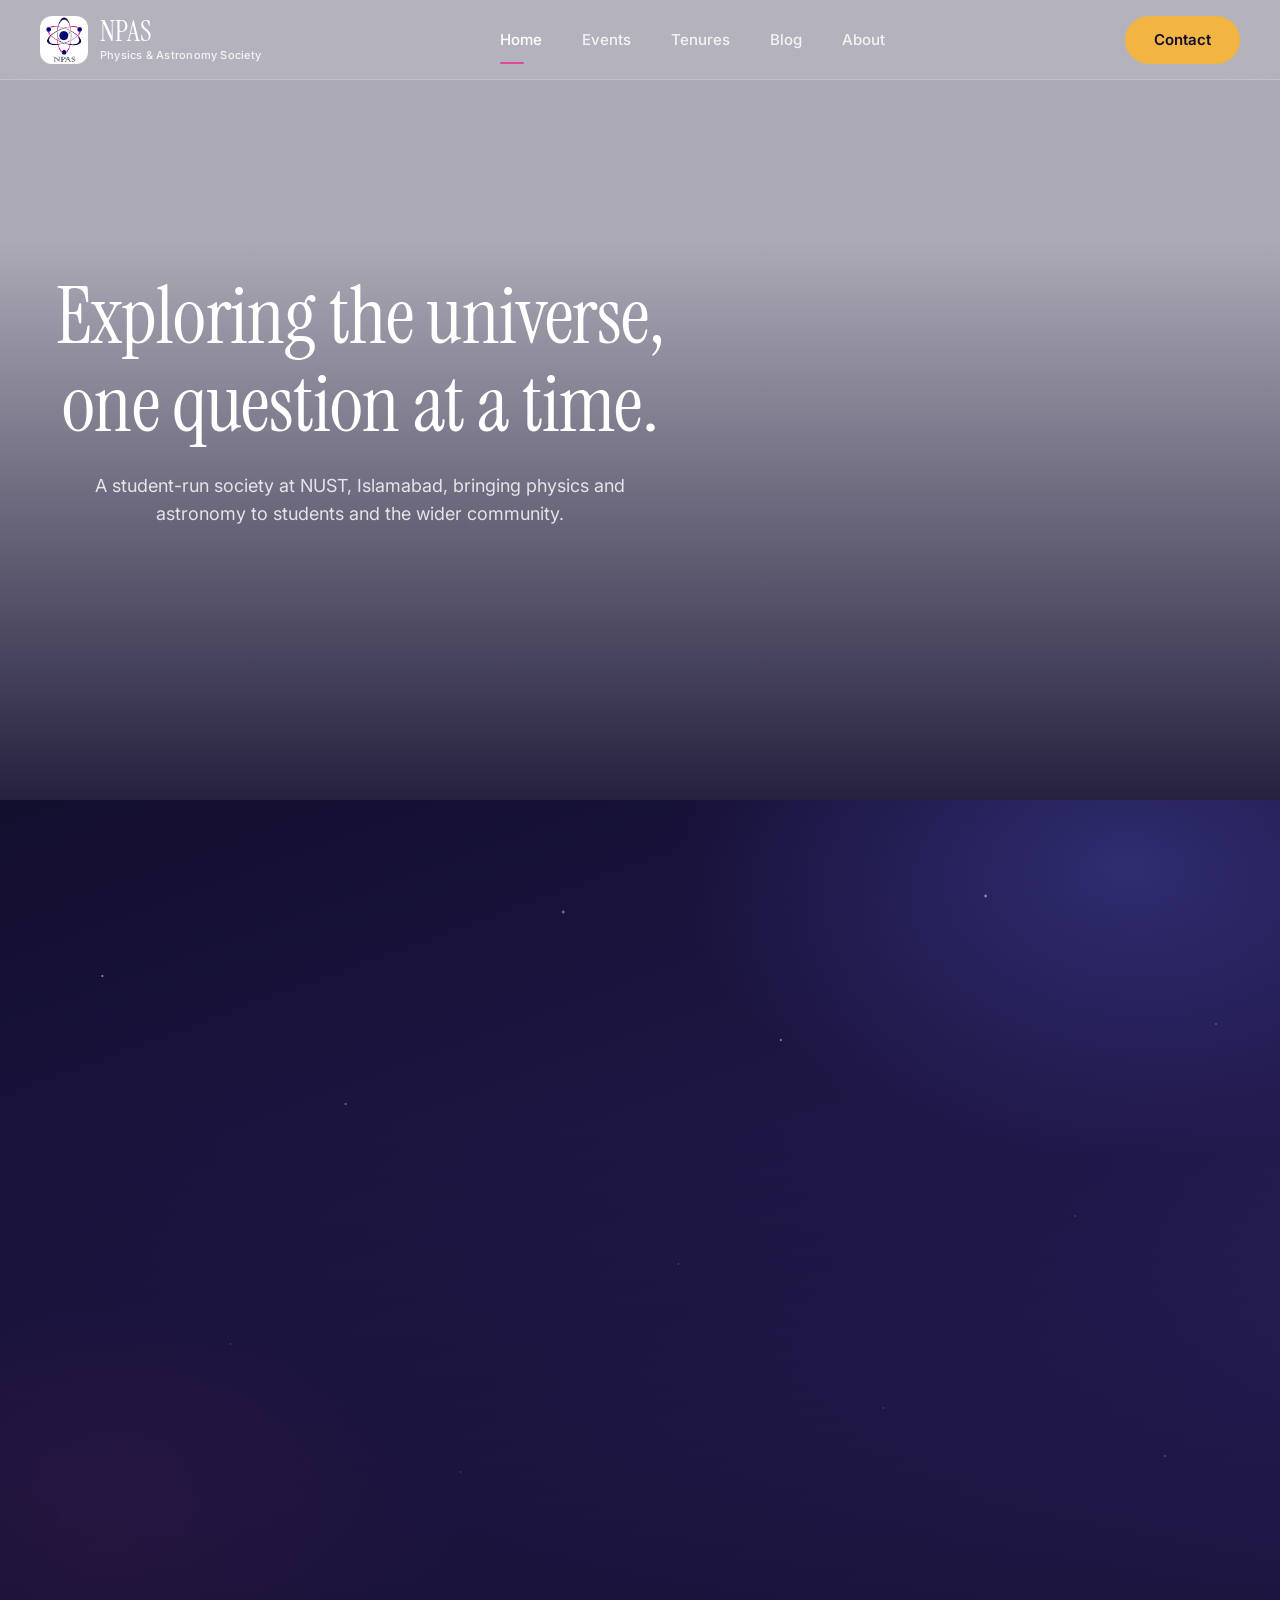
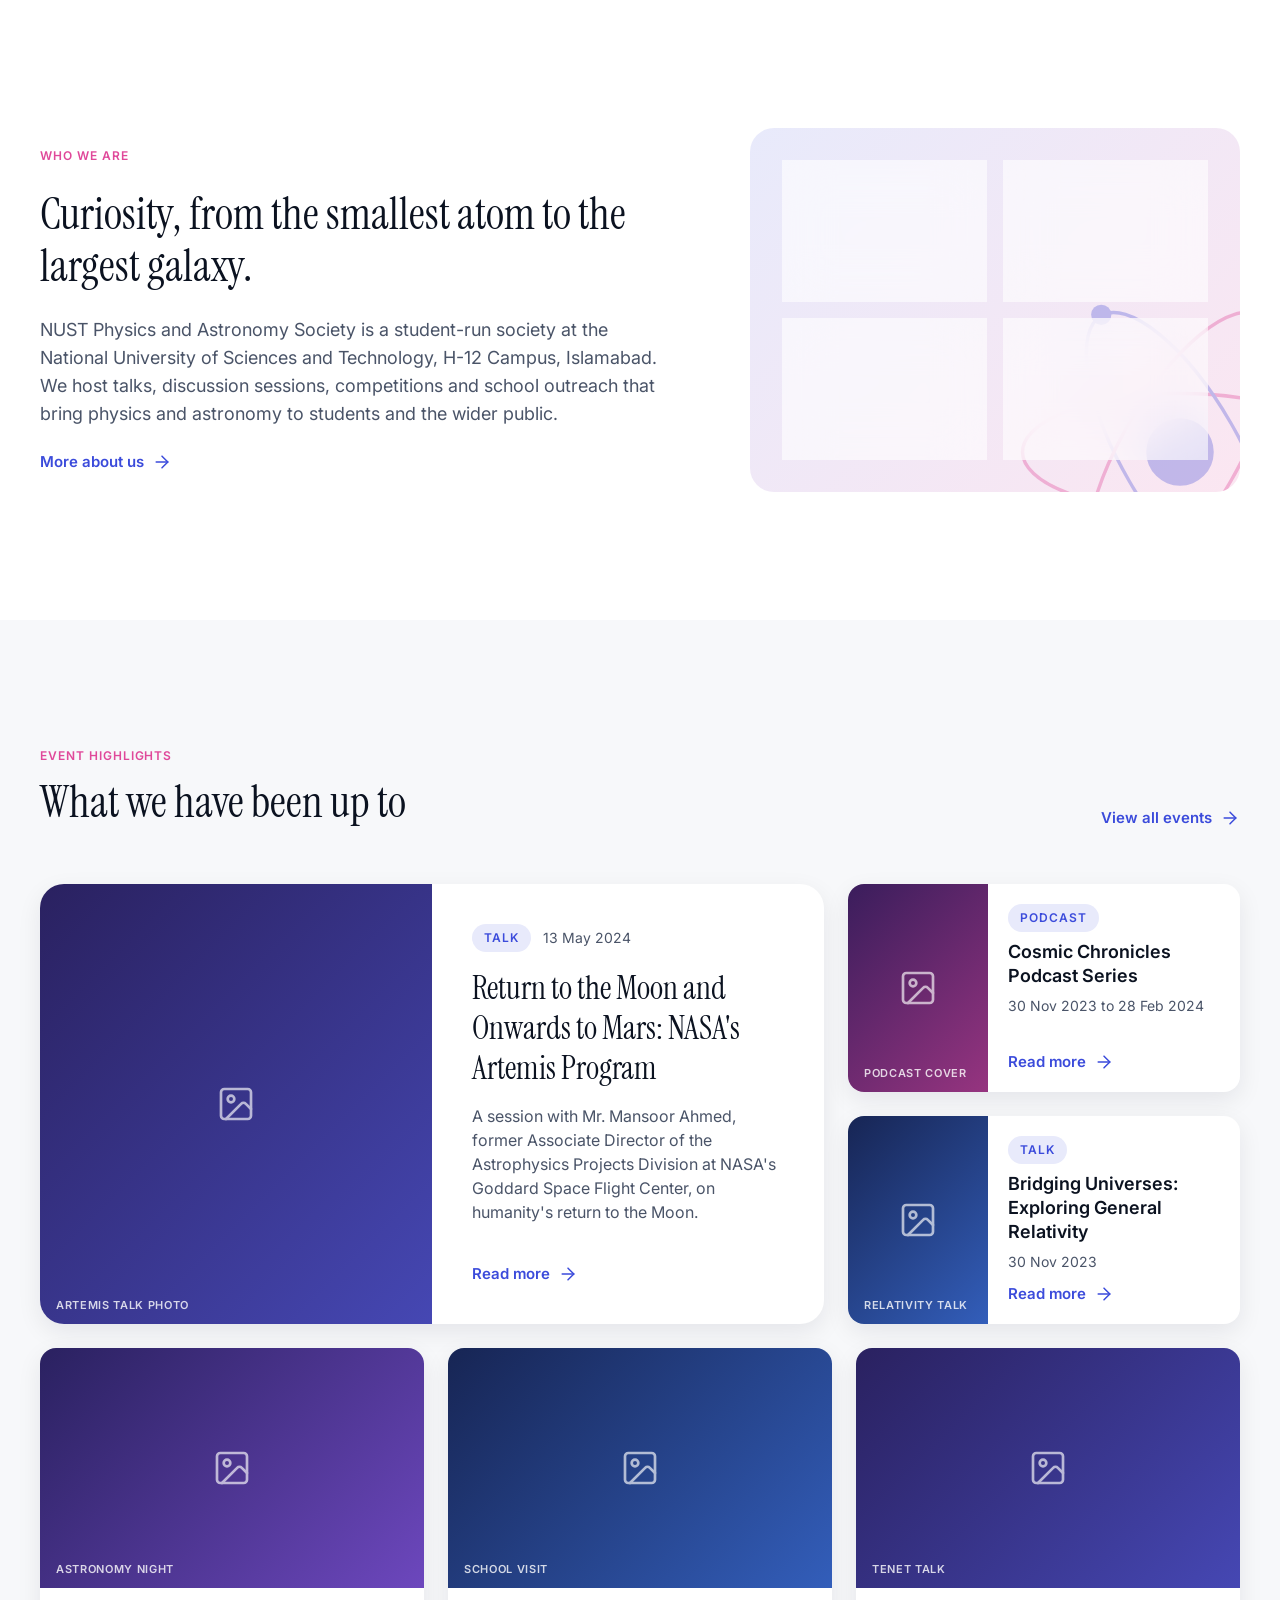
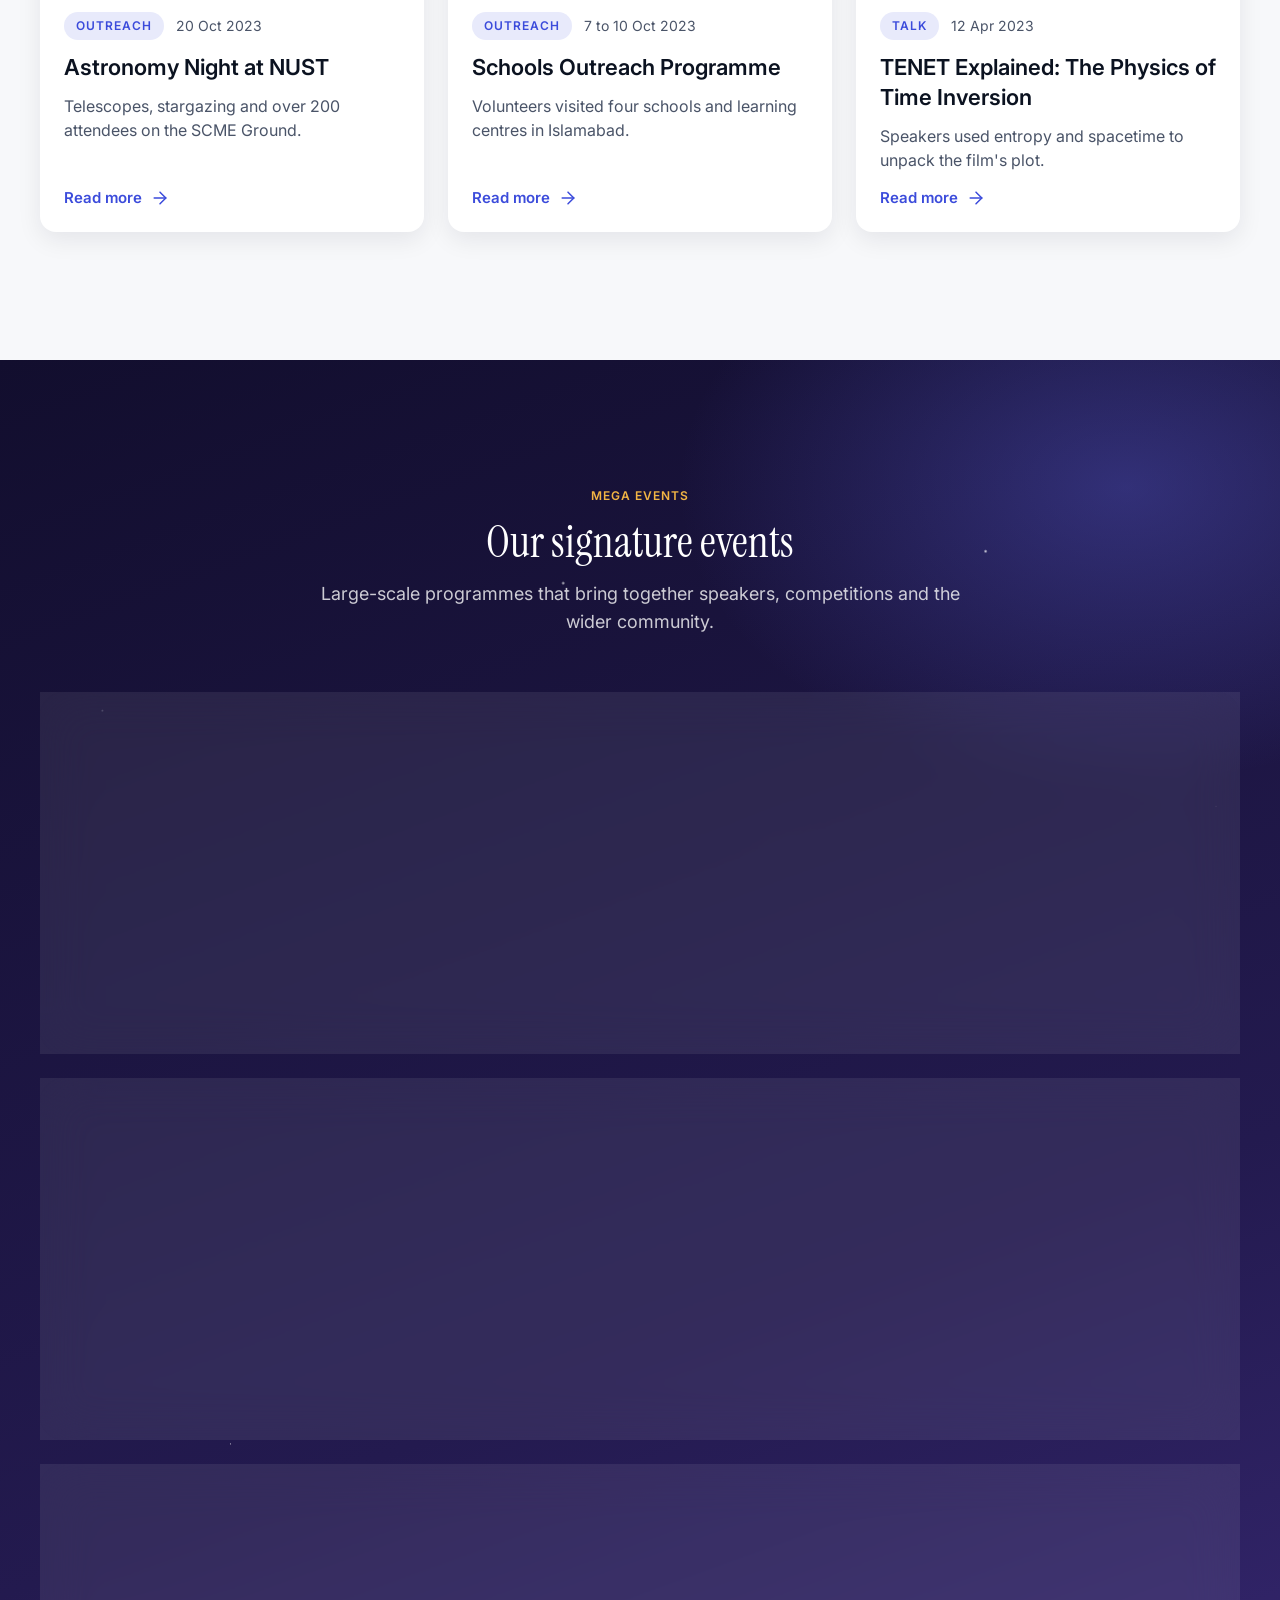
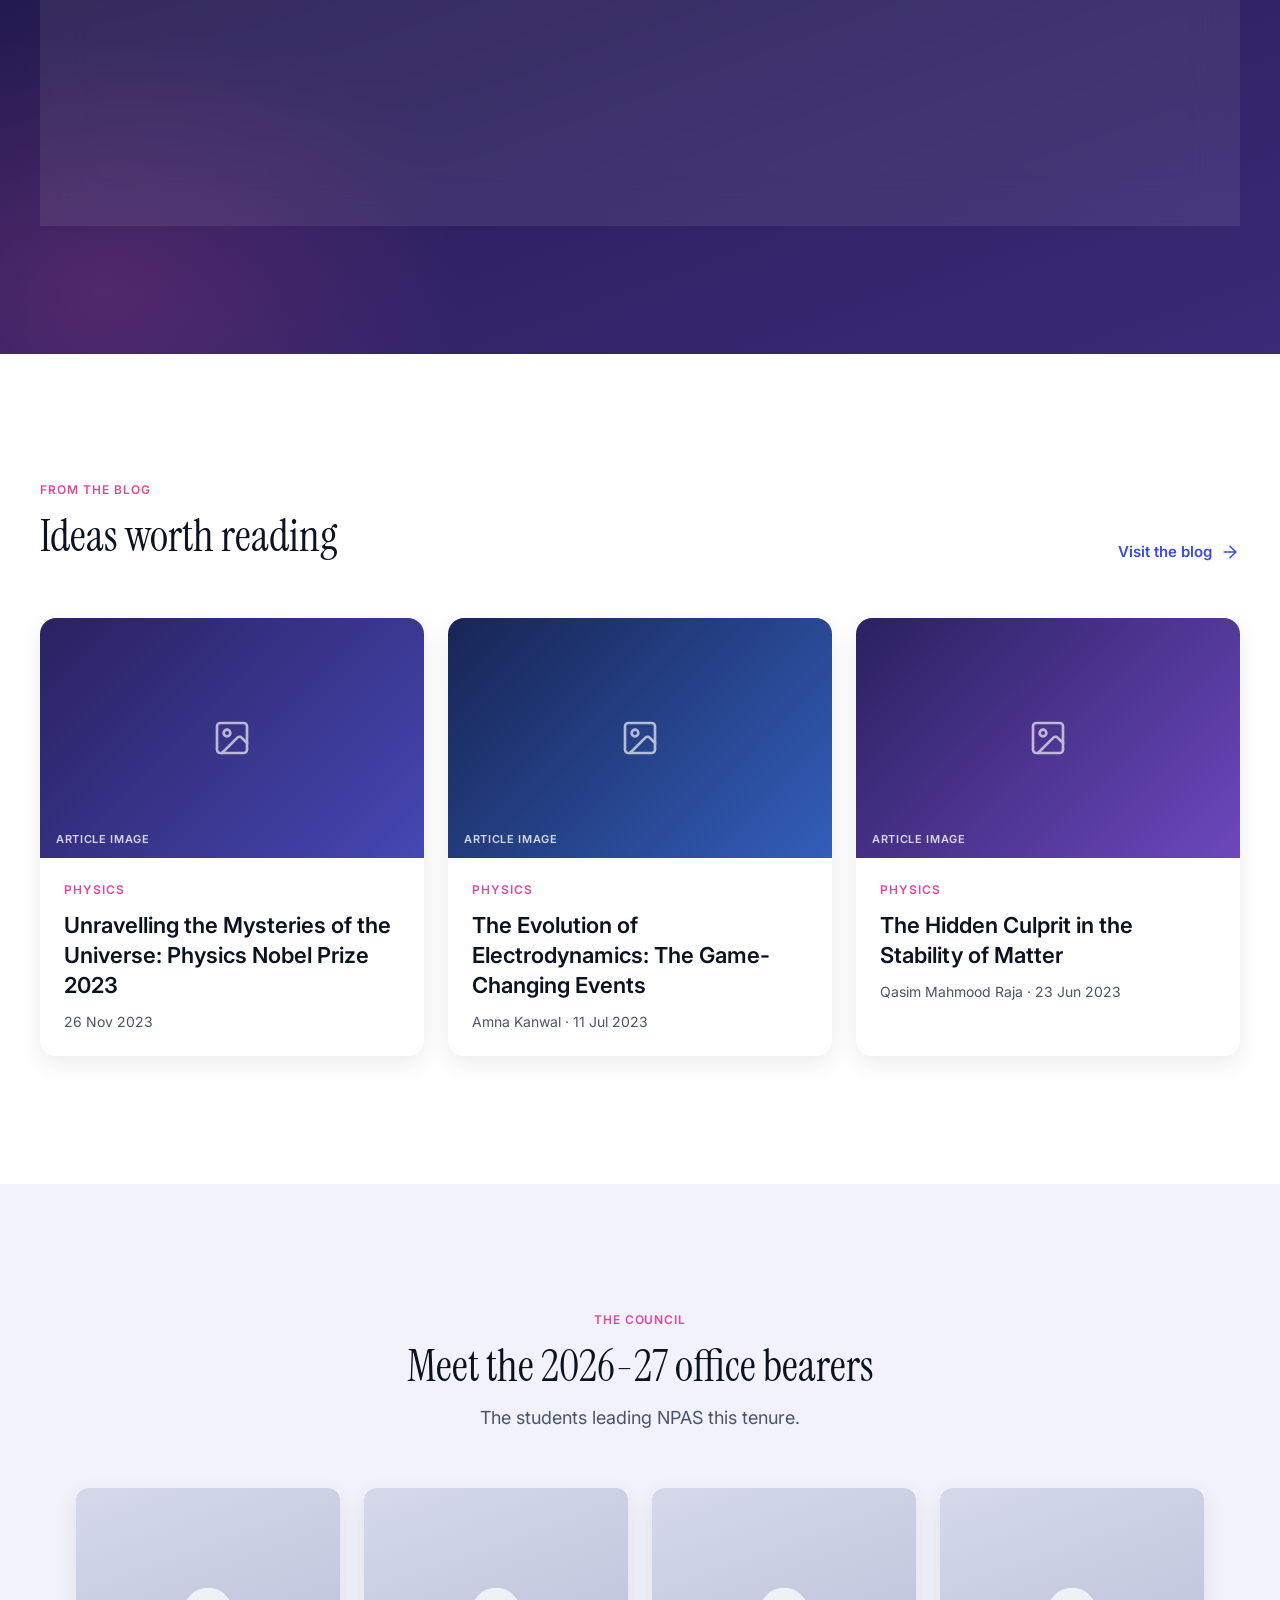
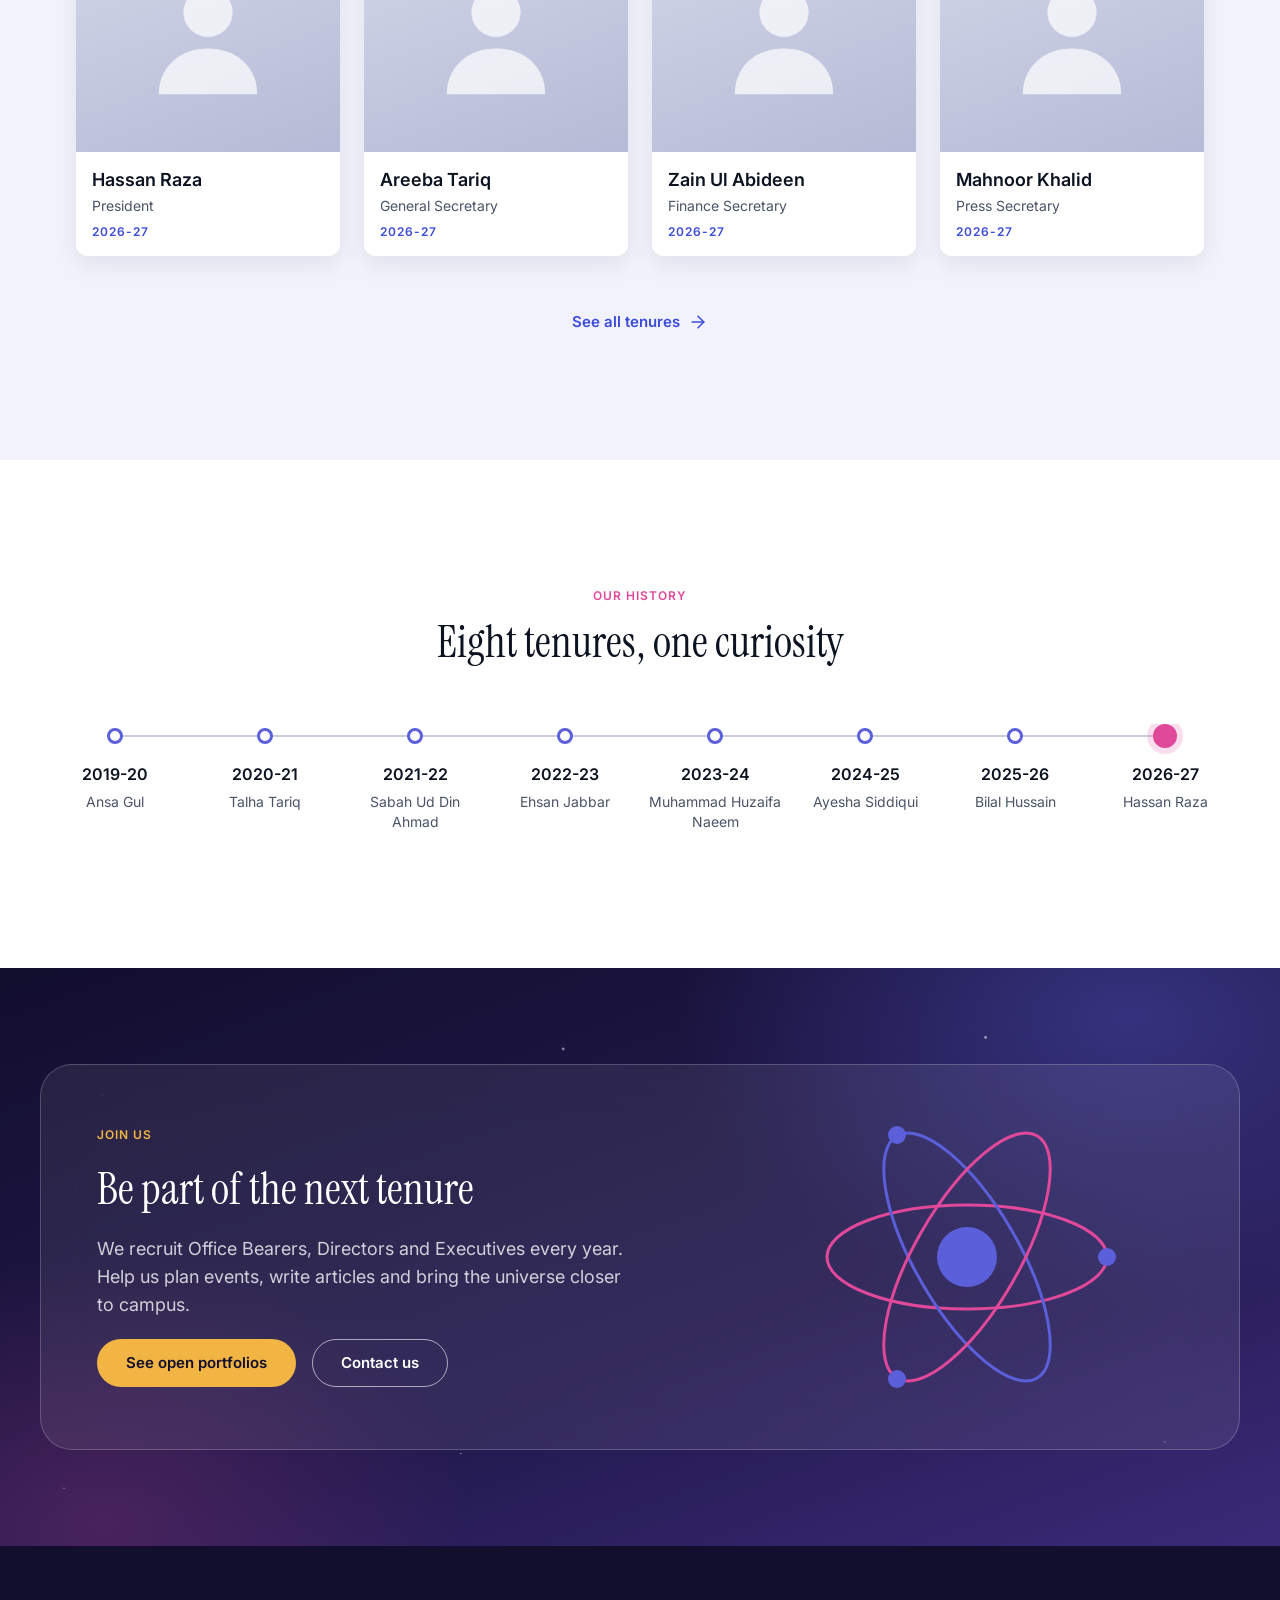
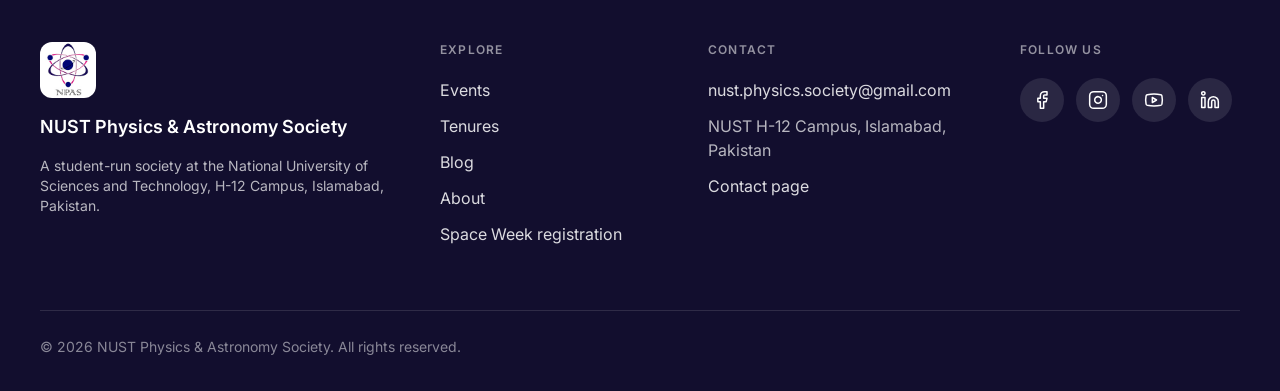
<file: index.html>
<!DOCTYPE html>
<html lang="en">
<head>
  <meta charset="utf-8">
  <meta name="viewport" content="width=device-width, initial-scale=1">
  <title>Home | NUST Physics &amp; Astronomy Society</title>
  <meta name="description" content="NUST Physics and Astronomy Society: talks, competitions and outreach in physics and astronomy at NUST, Islamabad.">
  <meta name="theme-color" content="#120E2E">
  <link rel="icon" href="assets/images/favicon.png">
  <link rel="preconnect" href="https://fonts.googleapis.com">
  <link rel="preconnect" href="https://fonts.gstatic.com" crossorigin>
  <link href="https://fonts.googleapis.com/css2?family=Instrument+Serif:ital@0;1&family=Inter:wght@400;500;600&display=swap" rel="stylesheet">
  <link rel="stylesheet" href="css/styles.css">
</head>
<body>
<a class="skip-link" href="#main">Skip to content</a>
<header class="nav" id="nav">
  <div class="container nav-inner">
    <a class="brand" href="index.html" aria-label="NPAS home">
      <img class="logo" src="npas.jpg" alt="NPAS logo">
      <span class="brand-text"><span class="brand-name">NPAS</span><span class="brand-sub">Physics &amp; Astronomy Society</span></span>
    </a>
    <nav class="nav-links" id="navLinks" aria-label="Main"><a href="index.html" aria-current="page">Home</a><a href="events.html">Events</a><a href="tenures.html">Tenures</a><a href="blog.html">Blog</a><a href="about.html">About</a><a class="btn btn-amber nav-cta-mobile" href="contact.html">Contact</a></nav>
    <a class="btn btn-amber nav-cta" href="contact.html">Contact</a>
    <button class="nav-toggle" type="button" aria-label="Open menu" aria-expanded="false" aria-controls="navLinks"><span></span><span></span><span></span></button>
  </div>
</header>
<main id="main">

<!-- ================= HERO (anime1.mp4 as dim background, simple content) ================= -->
<section class="hero hero--simple" aria-labelledby="hero-title">
  <div class="video-slot">
    <video autoplay muted loop playsinline preload="auto" aria-hidden="true">
      <source src="anime1.mp4" type="video/mp4">
    </video>
  </div>
  <div class="hero-overlay hero-overlay--dim"></div>
  <div class="container hero-inner hero-inner--simple">
    <div class="hero-copy on-dark hero-copy--centered">
      <h1 class="display" id="hero-title">Exploring the universe, one question at a time.</h1>
      <p class="lead">A student-run society at NUST, Islamabad, bringing physics and astronomy to students and the wider community.</p>
    </div>
  </div>
</section>

<!-- ================= VIDEO BLOCK 2 (anime2.mp4, always looping) ================= -->
<section class="video-block" id="reel" aria-label="Society highlights video">
  <div class="video-slot space-bg">
    <video autoplay muted loop playsinline preload="auto" aria-hidden="true">
      <source src="anime2.mp4" type="video/mp4">
    </video>
  </div>
</section>

<!-- ================= INTRO + STATS ================= -->
<section class="section" aria-labelledby="who">
  <div class="container">
    <div class="intro-grid">
      <div class="intro-copy">
        <span class="caption">Who we are</span>
        <h2 id="who">Curiosity, from the smallest atom to the largest galaxy.</h2>
        <p class="lead">NUST Physics and Astronomy Society is a student-run society at the National University of Sciences and Technology, H-12 Campus, Islamabad. We host talks, discussion sessions, competitions and school outreach that bring physics and astronomy to students and the wider public.</p>
        <a class="btn-ghost" href="about.html">More about us<svg class="icon" viewBox="0 0 24 24" fill="none" stroke="currentColor" stroke-width="1.8" stroke-linecap="round" stroke-linejoin="round" aria-hidden="true"><path d="M5 12h14"/><path d="m12 5 7 7-7 7"/></svg></a>
      </div>
      <div class="stats-panel">
        <svg class="atom-deco" viewBox="0 0 320 320" fill="none" aria-hidden="true"><g stroke-width="3"><ellipse cx="160" cy="160" rx="140" ry="52" stroke="#E0489A"/><ellipse cx="160" cy="160" rx="140" ry="52" stroke="#5B5FD9" transform="rotate(60 160 160)"/><ellipse cx="160" cy="160" rx="140" ry="52" stroke="#E0489A" transform="rotate(120 160 160)"/></g><circle cx="160" cy="160" r="30" fill="#5B5FD9"/><circle cx="300" cy="160" r="9" fill="#5B5FD9"/><circle cx="90" cy="38" r="9" fill="#5B5FD9"/><circle cx="90" cy="282" r="9" fill="#5B5FD9"/></svg>
        <div class="stat"><b>2019</b><span>Year founded</span></div>
        <div class="stat"><b>75+</b><span>Events hosted</span></div>
        <div class="stat"><b>8</b><span>Tenures of leadership</span></div>
        <div class="stat"><b>25+</b><span>Schools visited</span></div>
      </div>
    </div>
  </div>
</section>

<!-- ================= EVENT HIGHLIGHTS ================= -->
<section class="section section--base" aria-labelledby="hl">
  <div class="container">
    <div class="section-head"><div class="stack stack-12"><span class="caption">Event highlights</span><h2 id="hl">What we have been up to</h2></div><a class="btn-ghost" href="events.html">View all events<svg class="icon" viewBox="0 0 24 24" fill="none" stroke="currentColor" stroke-width="1.8" stroke-linecap="round" stroke-linejoin="round" aria-hidden="true"><path d="M5 12h14"/><path d="m12 5 7 7-7 7"/></svg></a></div>
    <div class="highlight-top">
      <article class="card featured card-link-cover">
  <div class="ph ph--a " data-label="Artemis talk photo" role="img" aria-label="Artemis talk photo (image placeholder)" ><!-- <img src="assets/images/FILE.jpg" alt="Artemis talk photo"> --></div>
  <div class="card-body">
    <div class="meta"><span class="tag">Talk</span><span>13 May 2024</span></div>
    <h3>Return to the Moon and Onwards to Mars: NASA's Artemis Program</h3>
    <p>A session with Mr. Mansoor Ahmed, former Associate Director of the Astrophysics Projects Division at NASA's Goddard Space Flight Center, on humanity's return to the Moon.</p>
    <a class="btn-ghost stretch" href="event-detail.html">Read more<svg class="icon" viewBox="0 0 24 24" fill="none" stroke="currentColor" stroke-width="1.8" stroke-linecap="round" stroke-linejoin="round" aria-hidden="true"><path d="M5 12h14"/><path d="m12 5 7 7-7 7"/></svg></a>
  </div>
</article>
      <div class="compact-stack">
        <article class="card compact card-link-cover">
  <div class="ph ph--b " data-label="Podcast cover" role="img" aria-label="Podcast cover (image placeholder)" ><!-- <img src="assets/images/FILE.jpg" alt="Podcast cover"> --></div>
  <div class="card-body"><div class="meta"><span class="tag">Podcast</span></div><h3>Cosmic Chronicles Podcast Series</h3><p class="small">30 Nov 2023 to 28 Feb 2024</p><a class="btn-ghost stretch" href="events.html">Read more<svg class="icon" viewBox="0 0 24 24" fill="none" stroke="currentColor" stroke-width="1.8" stroke-linecap="round" stroke-linejoin="round" aria-hidden="true"><path d="M5 12h14"/><path d="m12 5 7 7-7 7"/></svg></a></div>
</article>
        <article class="card compact card-link-cover">
  <div class="ph ph--c " data-label="Relativity talk" role="img" aria-label="Relativity talk (image placeholder)" ><!-- <img src="assets/images/FILE.jpg" alt="Relativity talk"> --></div>
  <div class="card-body"><div class="meta"><span class="tag">Talk</span></div><h3>Bridging Universes: Exploring General Relativity</h3><p class="small">30 Nov 2023</p><a class="btn-ghost stretch" href="events.html">Read more<svg class="icon" viewBox="0 0 24 24" fill="none" stroke="currentColor" stroke-width="1.8" stroke-linecap="round" stroke-linejoin="round" aria-hidden="true"><path d="M5 12h14"/><path d="m12 5 7 7-7 7"/></svg></a></div>
</article>
      </div>
    </div>
    <div class="grid grid-3"><article class="card card-link-cover" data-cat="talks" data-year="">
  <div class="ph ph--d ph--16x10" data-label="Astronomy Night" role="img" aria-label="Astronomy Night (image placeholder)" ><!-- <img src="assets/images/FILE.jpg" alt="Astronomy Night"> --></div>
  <div class="card-body">
    <div class="meta"><span class="tag">Outreach</span><span>20 Oct 2023</span></div>
    <h3>Astronomy Night at NUST</h3>
    <p class="clamp-2">Telescopes, stargazing and over 200 attendees on the SCME Ground.</p>
    <a class="btn-ghost stretch" href="event-detail.html">Read more<svg class="icon" viewBox="0 0 24 24" fill="none" stroke="currentColor" stroke-width="1.8" stroke-linecap="round" stroke-linejoin="round" aria-hidden="true"><path d="M5 12h14"/><path d="m12 5 7 7-7 7"/></svg></a>
  </div>
</article><article class="card card-link-cover" data-cat="talks" data-year="">
  <div class="ph ph--c ph--16x10" data-label="School visit" role="img" aria-label="School visit (image placeholder)" ><!-- <img src="assets/images/FILE.jpg" alt="School visit"> --></div>
  <div class="card-body">
    <div class="meta"><span class="tag">Outreach</span><span>7 to 10 Oct 2023</span></div>
    <h3>Schools Outreach Programme</h3>
    <p class="clamp-2">Volunteers visited four schools and learning centres in Islamabad.</p>
    <a class="btn-ghost stretch" href="event-detail.html">Read more<svg class="icon" viewBox="0 0 24 24" fill="none" stroke="currentColor" stroke-width="1.8" stroke-linecap="round" stroke-linejoin="round" aria-hidden="true"><path d="M5 12h14"/><path d="m12 5 7 7-7 7"/></svg></a>
  </div>
</article><article class="card card-link-cover" data-cat="talks" data-year="">
  <div class="ph ph--a ph--16x10" data-label="TENET talk" role="img" aria-label="TENET talk (image placeholder)" ><!-- <img src="assets/images/FILE.jpg" alt="TENET talk"> --></div>
  <div class="card-body">
    <div class="meta"><span class="tag">Talk</span><span>12 Apr 2023</span></div>
    <h3>TENET Explained: The Physics of Time Inversion</h3>
    <p class="clamp-2">Speakers used entropy and spacetime to unpack the film's plot.</p>
    <a class="btn-ghost stretch" href="event-detail.html">Read more<svg class="icon" viewBox="0 0 24 24" fill="none" stroke="currentColor" stroke-width="1.8" stroke-linecap="round" stroke-linejoin="round" aria-hidden="true"><path d="M5 12h14"/><path d="m12 5 7 7-7 7"/></svg></a>
  </div>
</article></div>
  </div>
</section>

<!-- ================= MEGA EVENTS ================= -->
<section class="section space-bg on-dark" aria-labelledby="mega-title">
  <div class="container">
    <div class="section-head section-head--center"><div class="stack stack-12 center"><span class="caption">Mega events</span><h2 id="mega-title">Our signature events</h2><p class="lead">Large-scale programmes that bring together speakers, competitions and the wider community.</p></div></div>
    <div class="mega-list"><article class="mega">
  <div class="ph ph--b " data-label="Space Week 2026 poster" role="img" aria-label="Space Week 2026 poster (image placeholder)" ><!-- <img src="assets/images/FILE.jpg" alt="Space Week 2026 poster"> --></div>
  <div class="mega-body">
    <div class="row row-12 wrap" style="gap:12px"><span class="tag tag--amber">Upcoming</span><span class="small" style="color:rgba(255,255,255,.7)">7 to 16 October 2026</span></div>
    <h3>Space Week 2026</h3><p>Ten days of research talks, competitions, school outreach and our annual Astronomy Night.</p>
    <div class="mega-meta"><span><svg class="icon" viewBox="0 0 24 24" fill="none" stroke="currentColor" stroke-width="1.8" stroke-linecap="round" stroke-linejoin="round" aria-hidden="true"><path d="M20 10c0 6-8 12-8 12s-8-6-8-12a8 8 0 0 1 16 0Z"/><circle cx="12" cy="10" r="3"/></svg>IESE Hall, NUST H-12</span><span><svg class="icon" viewBox="0 0 24 24" fill="none" stroke="currentColor" stroke-width="1.8" stroke-linecap="round" stroke-linejoin="round" aria-hidden="true"><path d="M2 9a3 3 0 0 1 0 6v2a2 2 0 0 0 2 2h16a2 2 0 0 0 2-2v-2a3 3 0 0 1 0-6V7a2 2 0 0 0-2-2H4a2 2 0 0 0-2 2Z"/><path d="M13 5v2M13 17v2M13 11v2"/></svg>Free entry</span><span><svg class="icon" viewBox="0 0 24 24" fill="none" stroke="currentColor" stroke-width="1.8" stroke-linecap="round" stroke-linejoin="round" aria-hidden="true"><path d="M20 6 9 17l-5-5"/></svg>Registration required</span></div>
    <div class="mega-actions"><a class="btn btn-amber" href="register.html">Register now</a><a class="btn btn-outline-light" href="event-detail.html">View details</a></div>
  </div>
</article><article class="mega mega--flip">
  <div class="ph ph--c " data-label="James Webb poster" role="img" aria-label="James Webb poster (image placeholder)" ><!-- <img src="assets/images/FILE.jpg" alt="James Webb poster"> --></div>
  <div class="mega-body">
    <div class="row row-12 wrap" style="gap:12px"><span class="tag tag--dark">Seminar</span><span class="small" style="color:rgba(255,255,255,.7)">2021</span></div>
    <h3>James Webb Space Telescope</h3><p>A seminar on the science and engineering behind the James Webb Space Telescope.</p>
    <div class="mega-meta"></div>
    <div class="mega-actions"><a class="btn btn-outline-light" href="event-detail.html">View details</a></div>
  </div>
</article><article class="mega">
  <div class="ph ph--d " data-label="Prof. Asghar Qadir poster" role="img" aria-label="Prof. Asghar Qadir poster (image placeholder)" ><!-- <img src="assets/images/FILE.jpg" alt="Prof. Asghar Qadir poster"> --></div>
  <div class="mega-body">
    <div class="row row-12 wrap" style="gap:12px"><span class="tag tag--dark">Interview session</span><span class="small" style="color:rgba(255,255,255,.7)">2021</span></div>
    <h3>A Journey Through Time with Prof. Asghar Qadir</h3><p>A conversation with Prof. Asghar Qadir on physics, mathematics and a lifetime of discovery.</p>
    <div class="mega-meta"></div>
    <div class="mega-actions"><a class="btn btn-outline-light" href="event-detail.html">View details</a></div>
  </div>
</article></div>
  </div>
</section>

<!-- ================= BLOG ================= -->
<section class="section" aria-labelledby="blog-title">
  <div class="container">
    <div class="section-head"><div class="stack stack-12"><span class="caption">From the blog</span><h2 id="blog-title">Ideas worth reading</h2></div><a class="btn-ghost" href="blog.html">Visit the blog<svg class="icon" viewBox="0 0 24 24" fill="none" stroke="currentColor" stroke-width="1.8" stroke-linecap="round" stroke-linejoin="round" aria-hidden="true"><path d="M5 12h14"/><path d="m12 5 7 7-7 7"/></svg></a></div>
    <div class="grid grid-3"><article class="card card-link-cover" data-cat="physics" data-year="2023">
  <div class="ph ph--a ph--16x10" data-label="Article image" role="img" aria-label="Article image (image placeholder)" ><!-- <img src="assets/images/FILE.jpg" alt="Article image"> --></div>
  <div class="card-body">
    <span class="caption">Physics</span>
    <h3><a class="stretch" href="blog-post.html" style="color:inherit;text-decoration:none">Unravelling the Mysteries of the Universe: Physics Nobel Prize 2023</a></h3>
    <p class="small">26 Nov 2023</p>
  </div>
</article><article class="card card-link-cover" data-cat="physics" data-year="2023">
  <div class="ph ph--c ph--16x10" data-label="Article image" role="img" aria-label="Article image (image placeholder)" ><!-- <img src="assets/images/FILE.jpg" alt="Article image"> --></div>
  <div class="card-body">
    <span class="caption">Physics</span>
    <h3><a class="stretch" href="blog-post.html" style="color:inherit;text-decoration:none">The Evolution of Electrodynamics: The Game-Changing Events</a></h3>
    <p class="small">Amna Kanwal · 11 Jul 2023</p>
  </div>
</article><article class="card card-link-cover" data-cat="physics" data-year="2023">
  <div class="ph ph--d ph--16x10" data-label="Article image" role="img" aria-label="Article image (image placeholder)" ><!-- <img src="assets/images/FILE.jpg" alt="Article image"> --></div>
  <div class="card-body">
    <span class="caption">Physics</span>
    <h3><a class="stretch" href="blog-post.html" style="color:inherit;text-decoration:none">The Hidden Culprit in the Stability of Matter</a></h3>
    <p class="small">Qasim Mahmood Raja · 23 Jun 2023</p>
  </div>
</article></div>
  </div>
</section>

<!-- ================= CURRENT COUNCIL ================= -->
<section class="section section--lavender" aria-labelledby="council-title">
  <div class="container">
    <div class="section-head section-head--center"><div class="stack stack-12 center"><span class="caption">The council</span><h2 id="council-title">Meet the 2026-27 office bearers</h2><p class="lead">The students leading NPAS this tenure.</p></div></div>
    <div class="portrait-row"><article class="portrait">
  <div class="portrait-photo" role="img" aria-label="Photo placeholder for Hassan Raza"><!-- <img src="assets/people/FILE.jpg" alt="Hassan Raza"> --></div>
  <div class="portrait-body"><h3 class="portrait-name">Hassan Raza</h3><p class="portrait-role">President</p><span class="portrait-tenure">2026-27</span></div>
</article><article class="portrait">
  <div class="portrait-photo" role="img" aria-label="Photo placeholder for Areeba Tariq"><!-- <img src="assets/people/FILE.jpg" alt="Areeba Tariq"> --></div>
  <div class="portrait-body"><h3 class="portrait-name">Areeba Tariq</h3><p class="portrait-role">General Secretary</p><span class="portrait-tenure">2026-27</span></div>
</article><article class="portrait">
  <div class="portrait-photo" role="img" aria-label="Photo placeholder for Zain Ul Abideen"><!-- <img src="assets/people/FILE.jpg" alt="Zain Ul Abideen"> --></div>
  <div class="portrait-body"><h3 class="portrait-name">Zain Ul Abideen</h3><p class="portrait-role">Finance Secretary</p><span class="portrait-tenure">2026-27</span></div>
</article><article class="portrait">
  <div class="portrait-photo" role="img" aria-label="Photo placeholder for Mahnoor Khalid"><!-- <img src="assets/people/FILE.jpg" alt="Mahnoor Khalid"> --></div>
  <div class="portrait-body"><h3 class="portrait-name">Mahnoor Khalid</h3><p class="portrait-role">Press Secretary</p><span class="portrait-tenure">2026-27</span></div>
</article></div>
    <div class="load-more"><a class="btn-ghost" href="tenures.html">See all tenures<svg class="icon" viewBox="0 0 24 24" fill="none" stroke="currentColor" stroke-width="1.8" stroke-linecap="round" stroke-linejoin="round" aria-hidden="true"><path d="M5 12h14"/><path d="m12 5 7 7-7 7"/></svg></a></div>
  </div>
</section>

<!-- ================= PAST TENURES ================= -->
<section class="section" aria-labelledby="hist">
  <div class="container">
    <div class="section-head section-head--center"><div class="stack stack-12 center"><span class="caption">Our history</span><h2 id="hist">Eight tenures, one curiosity</h2></div></div>
    <div class="scroll-x"><div class="timeline"><a class="tl-item" href="tenures.html#2019-20"><span class="tl-dotwrap"><span class="tl-dot"></span></span><span class="tl-year">2019-20</span><span class="tl-name">Ansa Gul</span></a><a class="tl-item" href="tenures.html#2020-21"><span class="tl-dotwrap"><span class="tl-dot"></span></span><span class="tl-year">2020-21</span><span class="tl-name">Talha Tariq</span></a><a class="tl-item" href="tenures.html#2021-22"><span class="tl-dotwrap"><span class="tl-dot"></span></span><span class="tl-year">2021-22</span><span class="tl-name">Sabah Ud Din Ahmad</span></a><a class="tl-item" href="tenures.html#2022-23"><span class="tl-dotwrap"><span class="tl-dot"></span></span><span class="tl-year">2022-23</span><span class="tl-name">Ehsan Jabbar</span></a><a class="tl-item" href="tenures.html#2023-24"><span class="tl-dotwrap"><span class="tl-dot"></span></span><span class="tl-year">2023-24</span><span class="tl-name">Muhammad Huzaifa Naeem</span></a><a class="tl-item" href="tenures.html#2024-25"><span class="tl-dotwrap"><span class="tl-dot"></span></span><span class="tl-year">2024-25</span><span class="tl-name">Ayesha Siddiqui</span></a><a class="tl-item" href="tenures.html#2025-26"><span class="tl-dotwrap"><span class="tl-dot"></span></span><span class="tl-year">2025-26</span><span class="tl-name">Bilal Hussain</span></a><a class="tl-item current" href="tenures.html#2026-27"><span class="tl-dotwrap"><span class="tl-dot"></span></span><span class="tl-year">2026-27</span><span class="tl-name">Hassan Raza</span></a></div></div>
  </div>
</section>

<!-- ================= JOIN CTA ================= -->
<section class="section section--tight space-bg on-dark" aria-labelledby="join">
  <div class="container">
    <div class="cta-box">
      <div class="cta-copy">
        <span class="caption">Join us</span>
        <h2 id="join">Be part of the next tenure</h2>
        <p class="lead">We recruit Office Bearers, Directors and Executives every year. Help us plan events, write articles and bring the universe closer to campus.</p>
        <div class="row row-16 wrap"><a class="btn btn-amber" href="about.html#join-council">See open portfolios</a><a class="btn btn-outline-light" href="contact.html">Contact us</a></div>
      </div>
      <div class="cta-art"><svg class="atom" viewBox="0 0 320 320" fill="none" aria-hidden="true"><g stroke-width="3"><ellipse cx="160" cy="160" rx="140" ry="52" stroke="#E0489A"/><ellipse cx="160" cy="160" rx="140" ry="52" stroke="#5B5FD9" transform="rotate(60 160 160)"/><ellipse cx="160" cy="160" rx="140" ry="52" stroke="#E0489A" transform="rotate(120 160 160)"/></g><circle cx="160" cy="160" r="30" fill="#5B5FD9"/><circle cx="300" cy="160" r="9" fill="#5B5FD9"/><circle cx="90" cy="38" r="9" fill="#5B5FD9"/><circle cx="90" cy="282" r="9" fill="#5B5FD9"/></svg></div>
    </div>
  </div>
</section>
</main>
<footer class="footer">
  <div class="container">
    <div class="footer-grid">
      <div class="stack stack-16">
        <img class="logo logo--lg" src="npas.jpg" alt="NPAS logo">
        <p class="brand-name-lg">NUST Physics &amp; Astronomy Society</p>
        <p class="small">A student-run society at the National University of Sciences and Technology, H-12 Campus, Islamabad, Pakistan.</p>
      </div>
      <div><h4>Explore</h4><ul><li><a href="events.html">Events</a></li><li><a href="tenures.html">Tenures</a></li><li><a href="blog.html">Blog</a></li><li><a href="about.html">About</a></li><li><a href="register.html">Space Week registration</a></li></ul></div>
      <div><h4>Contact</h4><ul><li><a href="mailto:nust.physics.society@gmail.com">nust.physics.society@gmail.com</a></li><li>NUST H-12 Campus, Islamabad, Pakistan</li><li><a href="contact.html">Contact page</a></li></ul></div>
      <div><h4>Follow us</h4><div class="social-row"><a class="social" href="https://www.facebook.com/npas.nust" aria-label="Facebook" target="_blank" rel="noopener"><svg class="icon" viewBox="0 0 24 24" fill="none" stroke="currentColor" stroke-width="1.8" stroke-linecap="round" stroke-linejoin="round" aria-hidden="true"><path d="M18 2h-3a5 5 0 0 0-5 5v3H7v4h3v8h4v-8h3l1-4h-4V7a1 1 0 0 1 1-1h3z"/></svg></a><a class="social" href="https://www.instagram.com/npasofficial/" aria-label="Instagram" target="_blank" rel="noopener"><svg class="icon" viewBox="0 0 24 24" fill="none" stroke="currentColor" stroke-width="1.8" stroke-linecap="round" stroke-linejoin="round" aria-hidden="true"><rect width="20" height="20" x="2" y="2" rx="5" ry="5"/><path d="M16 11.37A4 4 0 1 1 12.63 8 4 4 0 0 1 16 11.37z"/><line x1="17.5" x2="17.51" y1="6.5" y2="6.5"/></svg></a><a class="social" href="https://www.youtube.com/@nustphysicsandastronomysociety" aria-label="YouTube" target="_blank" rel="noopener"><svg class="icon" viewBox="0 0 24 24" fill="none" stroke="currentColor" stroke-width="1.8" stroke-linecap="round" stroke-linejoin="round" aria-hidden="true"><path d="M2.5 17a24.12 24.12 0 0 1 0-10 2 2 0 0 1 1.4-1.4 49.56 49.56 0 0 1 16.2 0A2 2 0 0 1 21.5 7a24.12 24.12 0 0 1 0 10 2 2 0 0 1-1.4 1.4 49.55 49.55 0 0 1-16.2 0A2 2 0 0 1 2.5 17"/><path d="m10 15 5-3-5-3z"/></svg></a><a class="social" href="https://www.linkedin.com/company/nustnpas" aria-label="LinkedIn" target="_blank" rel="noopener"><svg class="icon" viewBox="0 0 24 24" fill="none" stroke="currentColor" stroke-width="1.8" stroke-linecap="round" stroke-linejoin="round" aria-hidden="true"><path d="M16 8a6 6 0 0 1 6 6v7h-4v-7a2 2 0 0 0-2-2 2 2 0 0 0-2 2v7h-4v-7a6 6 0 0 1 6-6z"/><rect width="4" height="12" x="2" y="9"/><circle cx="4" cy="4" r="2"/></svg></a></div></div>
    </div>
    <div class="footer-bottom"><span>&copy; 2026 NUST Physics &amp; Astronomy Society. All rights reserved.</span></div>
  </div>
</footer>

<script src="js/main.js"></script>
</body>
</html>
</file>
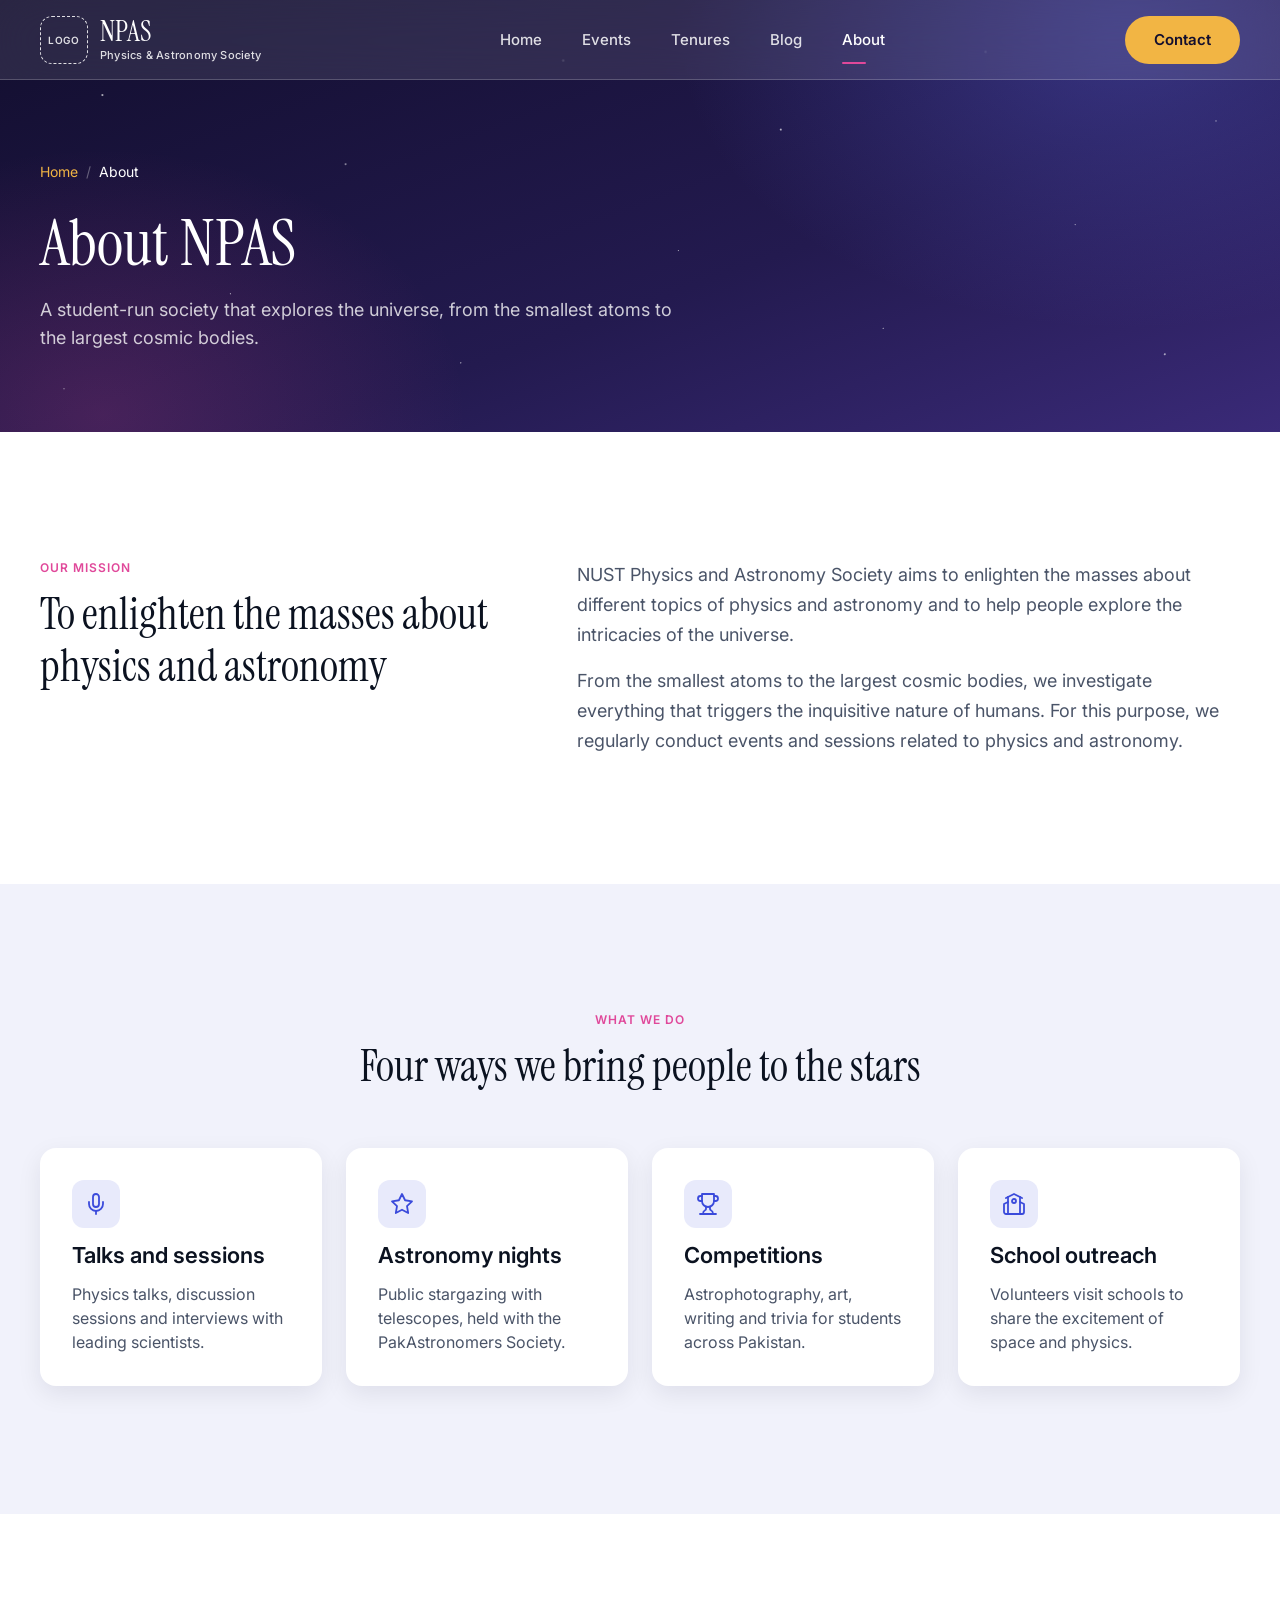
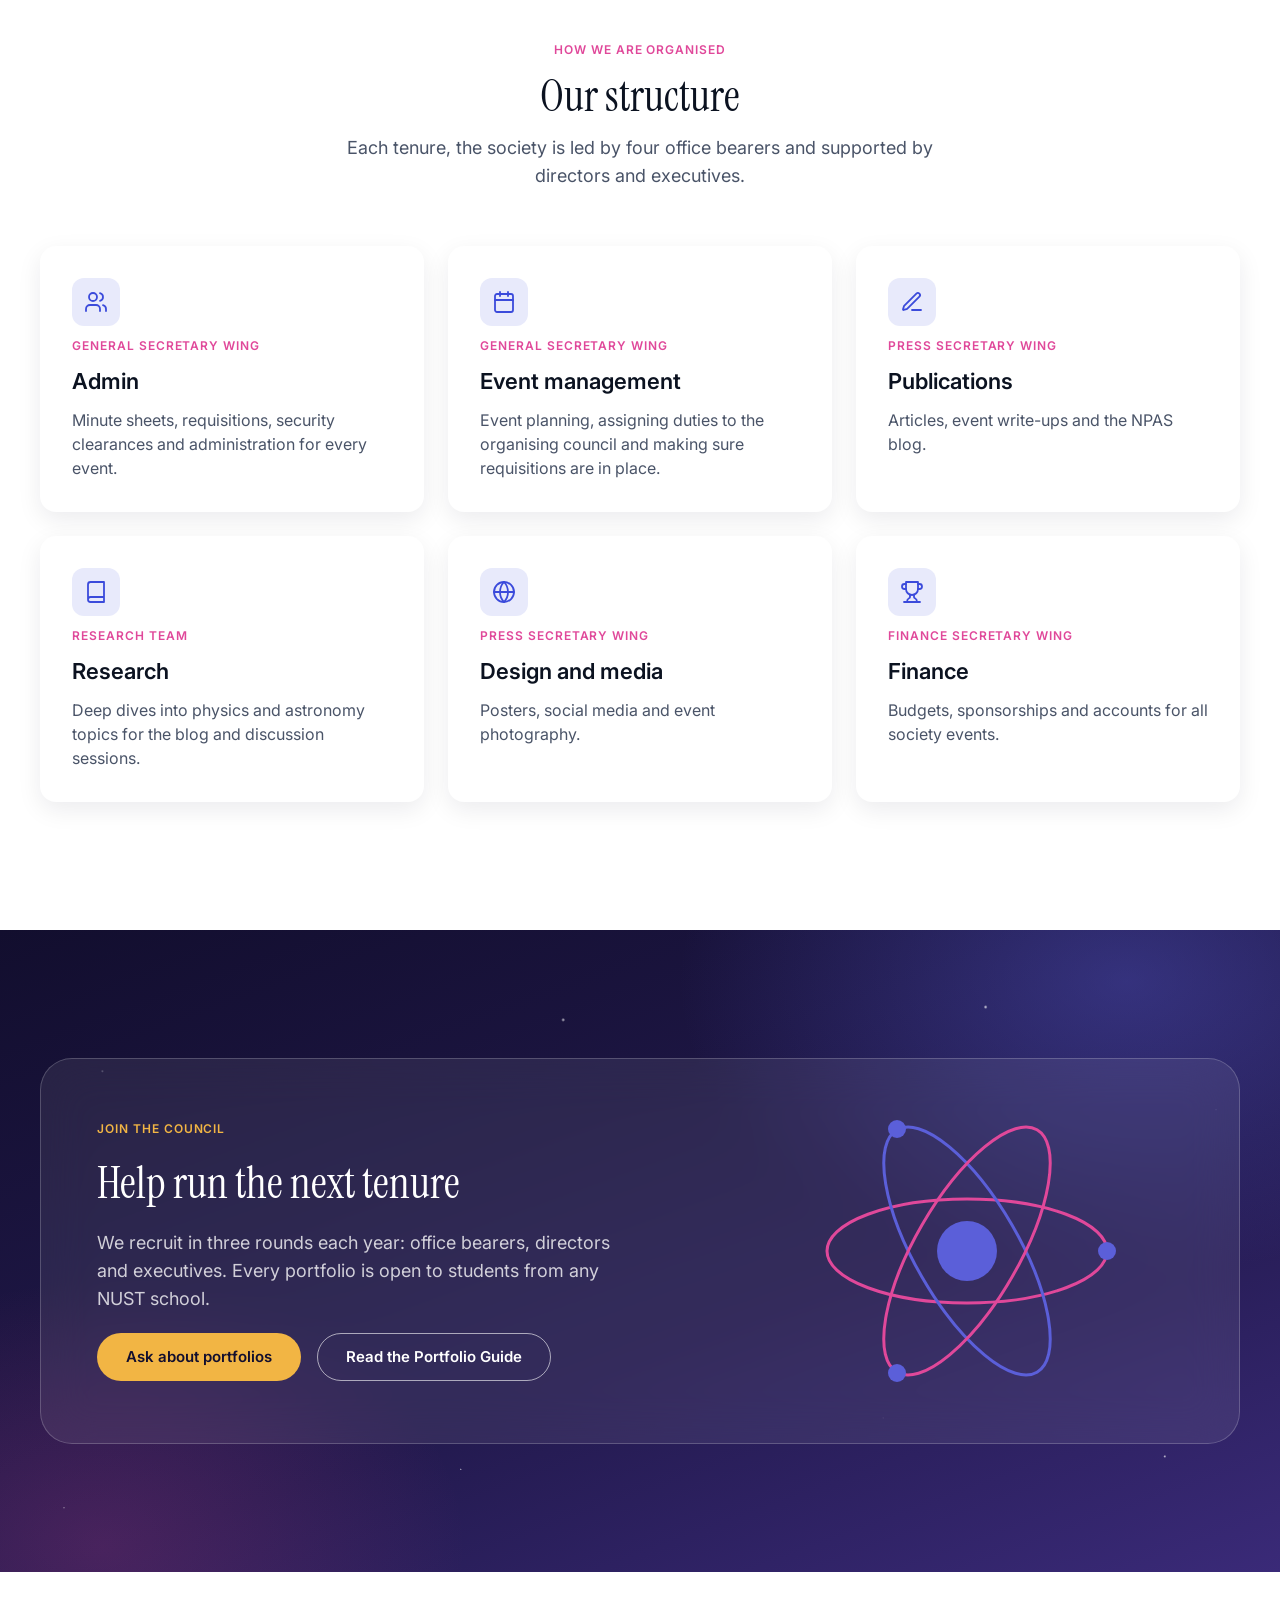
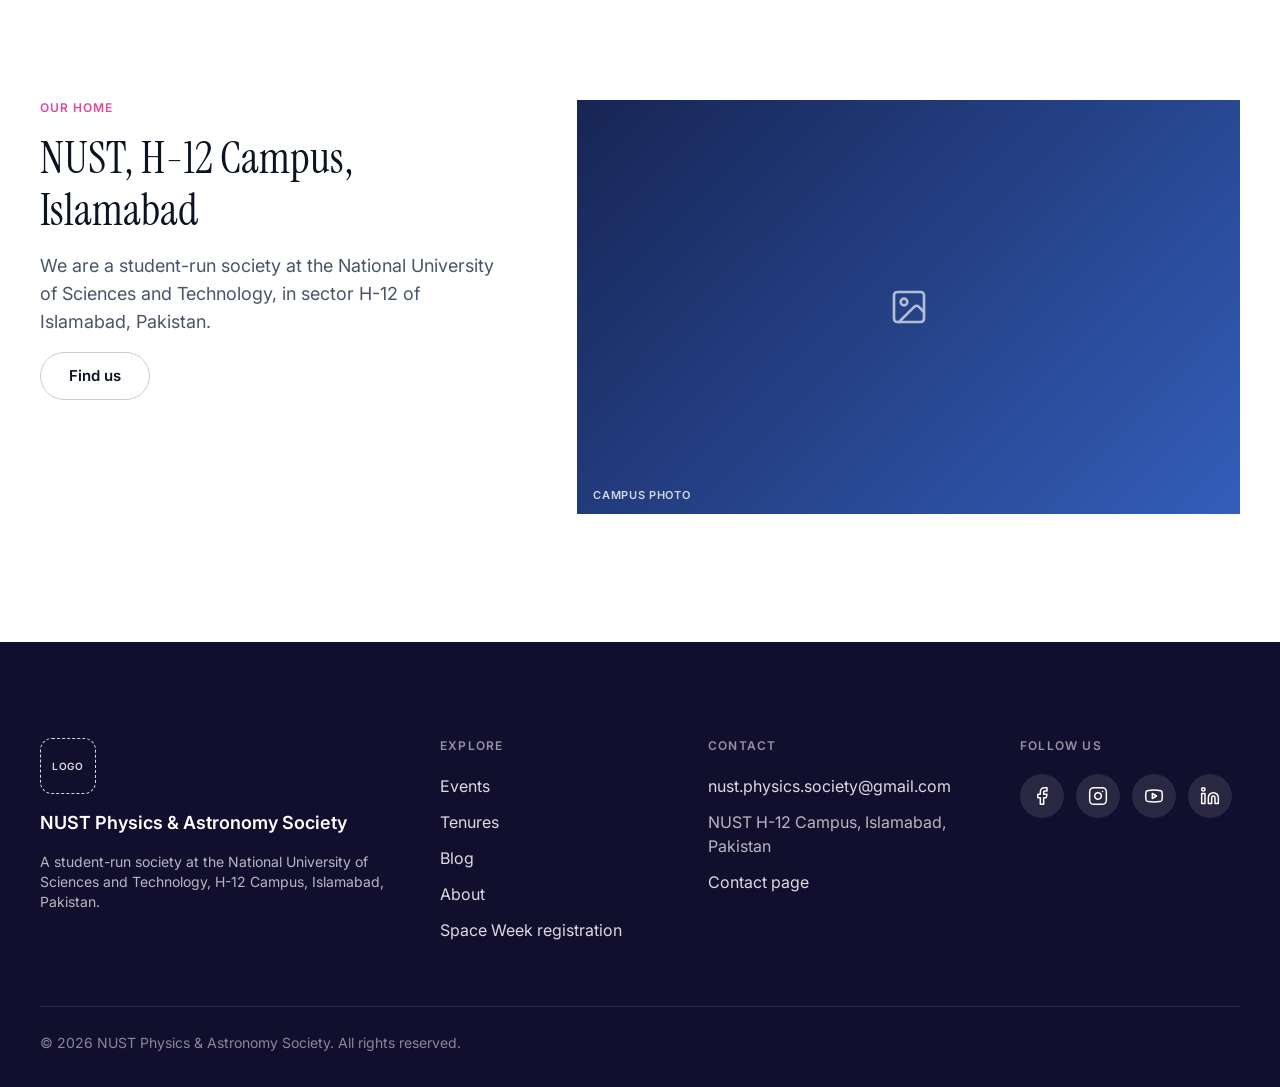
<file: about.html>
<!DOCTYPE html>
<html lang="en">
<head>
  <meta charset="utf-8">
  <meta name="viewport" content="width=device-width, initial-scale=1">
  <title>About | NUST Physics &amp; Astronomy Society</title>
  <meta name="description" content="About the NUST Physics and Astronomy Society: mission, structure and how to join the council.">
  <meta name="theme-color" content="#120E2E">
  <!-- FAVICON PLACEHOLDER: add assets/images/favicon.png -->
  <link rel="icon" href="assets/images/favicon.png">
  <link rel="preconnect" href="https://fonts.googleapis.com">
  <link rel="preconnect" href="https://fonts.gstatic.com" crossorigin>
  <link href="https://fonts.googleapis.com/css2?family=Instrument+Serif:ital@0;1&family=Inter:wght@400;500;600&display=swap" rel="stylesheet">
  <link rel="stylesheet" href="css/styles.css">
</head>
<body>
<a class="skip-link" href="#main">Skip to content</a>
<header class="nav" id="nav">
  <div class="container nav-inner">
    <a class="brand" href="index.html" aria-label="NPAS home">
      <!-- LOGO PLACEHOLDER: replace this span with <img src="assets/images/npas-logo.svg" alt="NPAS logo"> --><span class="logo-slot " role="img" aria-label="NPAS logo placeholder">LOGO</span>
      <span class="brand-text"><span class="brand-name">NPAS</span><span class="brand-sub">Physics &amp; Astronomy Society</span></span>
    </a>
    <nav class="nav-links" id="navLinks" aria-label="Main"><a href="index.html">Home</a><a href="events.html">Events</a><a href="tenures.html">Tenures</a><a href="blog.html">Blog</a><a href="about.html" aria-current="page">About</a><a class="btn btn-amber nav-cta-mobile" href="contact.html">Contact</a></nav>
    <a class="btn btn-amber nav-cta" href="contact.html">Contact</a>
    <button class="nav-toggle" type="button" aria-label="Open menu" aria-expanded="false" aria-controls="navLinks"><span></span><span></span><span></span></button>
  </div>
</header>
<main id="main">
<section class="page-hero space-bg on-dark">
  <div class="container">
    <nav class="breadcrumb" aria-label="Breadcrumb"><a href="index.html">Home</a><span class="sep" aria-hidden="true">/</span><span aria-current="page">About</span></nav>
    <h1>About NPAS</h1>
    <p class="lead" style="margin-top:16px">A student-run society that explores the universe, from the smallest atoms to the largest cosmic bodies.</p>
    
  </div>
</section>
<section class="section" aria-labelledby="mission">
  <div class="container two-col">
    <div class="stack stack-12"><span class="caption">Our mission</span><h2 id="mission">To enlighten the masses about physics and astronomy</h2></div>
    <div class="prose">
      <p>NUST Physics and Astronomy Society aims to enlighten the masses about different topics of physics and astronomy and to help people explore the intricacies of the universe.</p>
      <p>From the smallest atoms to the largest cosmic bodies, we investigate everything that triggers the inquisitive nature of humans. For this purpose, we regularly conduct events and sessions related to physics and astronomy.</p>
    </div>
  </div>
</section>

<section class="section section--lavender" aria-labelledby="wwd">
  <div class="container"><div class="section-head section-head--center"><div class="stack stack-12 center"><span class="caption">What we do</span><h2 id="wwd">Four ways we bring people to the stars</h2></div></div><div class="grid grid-4"><div class="icon-card"><span class="icon-badge"><svg class="icon" viewBox="0 0 24 24" fill="none" stroke="currentColor" stroke-width="1.8" stroke-linecap="round" stroke-linejoin="round" aria-hidden="true"><path d="M12 2a3 3 0 0 0-3 3v7a3 3 0 0 0 6 0V5a3 3 0 0 0-3-3Z"/><path d="M19 10v2a7 7 0 0 1-14 0v-2"/><line x1="12" x2="12" y1="19" y2="22"/></svg></span><h3>Talks and sessions</h3><p>Physics talks, discussion sessions and interviews with leading scientists.</p></div><div class="icon-card"><span class="icon-badge"><svg class="icon" viewBox="0 0 24 24" fill="none" stroke="currentColor" stroke-width="1.8" stroke-linecap="round" stroke-linejoin="round" aria-hidden="true"><polygon points="12 2 15.09 8.26 22 9.27 17 14.14 18.18 21.02 12 17.77 5.82 21.02 7 14.14 2 9.27 8.91 8.26 12 2"/></svg></span><h3>Astronomy nights</h3><p>Public stargazing with telescopes, held with the PakAstronomers Society.</p></div><div class="icon-card"><span class="icon-badge"><svg class="icon" viewBox="0 0 24 24" fill="none" stroke="currentColor" stroke-width="1.8" stroke-linecap="round" stroke-linejoin="round" aria-hidden="true"><path d="M6 9H4.5a2.5 2.5 0 0 1 0-5H6"/><path d="M18 9h1.5a2.5 2.5 0 0 0 0-5H18"/><path d="M4 22h16"/><path d="M10 14.66V17c0 .55-.47.98-.97 1.21C7.85 18.75 7 20.24 7 22"/><path d="M14 14.66V17c0 .55.47.98.97 1.21C16.15 18.75 17 20.24 17 22"/><path d="M18 2H6v7a6 6 0 0 0 12 0V2Z"/></svg></span><h3>Competitions</h3><p>Astrophotography, art, writing and trivia for students across Pakistan.</p></div><div class="icon-card"><span class="icon-badge"><svg class="icon" viewBox="0 0 24 24" fill="none" stroke="currentColor" stroke-width="1.8" stroke-linecap="round" stroke-linejoin="round" aria-hidden="true"><path d="m4 6 8-4 8 4"/><path d="m18 10 4 2v8a2 2 0 0 1-2 2H4a2 2 0 0 1-2-2v-8l4-2"/><path d="M18 5v17"/><path d="M6 5v17"/><circle cx="12" cy="9" r="2"/></svg></span><h3>School outreach</h3><p>Volunteers visit schools to share the excitement of space and physics.</p></div></div></div>
</section>

<section class="section" aria-labelledby="structure">
  <div class="container"><div class="section-head section-head--center"><div class="stack stack-12 center"><span class="caption">How we are organised</span><h2 id="structure">Our structure</h2><p class="lead">Each tenure, the society is led by four office bearers and supported by directors and executives.</p></div></div><div class="grid grid-3"><div class="icon-card"><span class="icon-badge"><svg class="icon" viewBox="0 0 24 24" fill="none" stroke="currentColor" stroke-width="1.8" stroke-linecap="round" stroke-linejoin="round" aria-hidden="true"><path d="M16 21v-2a4 4 0 0 0-4-4H6a4 4 0 0 0-4 4v2"/><circle cx="9" cy="7" r="4"/><path d="M22 21v-2a4 4 0 0 0-3-3.87"/><path d="M16 3.13a4 4 0 0 1 0 7.75"/></svg></span><span class="caption">General Secretary wing</span><h3>Admin</h3><p>Minute sheets, requisitions, security clearances and administration for every event.</p></div><div class="icon-card"><span class="icon-badge"><svg class="icon" viewBox="0 0 24 24" fill="none" stroke="currentColor" stroke-width="1.8" stroke-linecap="round" stroke-linejoin="round" aria-hidden="true"><rect width="18" height="18" x="3" y="4" rx="2"/><path d="M16 2v4M8 2v4M3 10h18"/></svg></span><span class="caption">General Secretary wing</span><h3>Event management</h3><p>Event planning, assigning duties to the organising council and making sure requisitions are in place.</p></div><div class="icon-card"><span class="icon-badge"><svg class="icon" viewBox="0 0 24 24" fill="none" stroke="currentColor" stroke-width="1.8" stroke-linecap="round" stroke-linejoin="round" aria-hidden="true"><path d="M12 20h9"/><path d="M16.376 3.622a1 1 0 0 1 3.002 3.002L7.368 18.635a2 2 0 0 1-.855.506l-2.872.838a.5.5 0 0 1-.62-.62l.838-2.872a2 2 0 0 1 .506-.854z"/></svg></span><span class="caption">Press Secretary wing</span><h3>Publications</h3><p>Articles, event write-ups and the NPAS blog.</p></div><div class="icon-card"><span class="icon-badge"><svg class="icon" viewBox="0 0 24 24" fill="none" stroke="currentColor" stroke-width="1.8" stroke-linecap="round" stroke-linejoin="round" aria-hidden="true"><path d="M4 19.5v-15A2.5 2.5 0 0 1 6.5 2H20v20H6.5a2.5 2.5 0 0 1 0-5H20"/></svg></span><span class="caption">Research team</span><h3>Research</h3><p>Deep dives into physics and astronomy topics for the blog and discussion sessions.</p></div><div class="icon-card"><span class="icon-badge"><svg class="icon" viewBox="0 0 24 24" fill="none" stroke="currentColor" stroke-width="1.8" stroke-linecap="round" stroke-linejoin="round" aria-hidden="true"><circle cx="12" cy="12" r="10"/><path d="M12 2a14.5 14.5 0 0 0 0 20 14.5 14.5 0 0 0 0-20"/><path d="M2 12h20"/></svg></span><span class="caption">Press Secretary wing</span><h3>Design and media</h3><p>Posters, social media and event photography.</p></div><div class="icon-card"><span class="icon-badge"><svg class="icon" viewBox="0 0 24 24" fill="none" stroke="currentColor" stroke-width="1.8" stroke-linecap="round" stroke-linejoin="round" aria-hidden="true"><path d="M6 9H4.5a2.5 2.5 0 0 1 0-5H6"/><path d="M18 9h1.5a2.5 2.5 0 0 0 0-5H18"/><path d="M4 22h16"/><path d="M10 14.66V17c0 .55-.47.98-.97 1.21C7.85 18.75 7 20.24 7 22"/><path d="M14 14.66V17c0 .55.47.98.97 1.21C16.15 18.75 17 20.24 17 22"/><path d="M18 2H6v7a6 6 0 0 0 12 0V2Z"/></svg></span><span class="caption">Finance Secretary wing</span><h3>Finance</h3><p>Budgets, sponsorships and accounts for all society events.</p></div></div></div>
</section>

<section class="section space-bg on-dark" id="join-council" aria-labelledby="jc">
  <div class="container">
    <div class="cta-box">
      <div class="cta-copy"><span class="caption">Join the council</span><h2 id="jc">Help run the next tenure</h2><p class="lead">We recruit in three rounds each year: office bearers, directors and executives. Every portfolio is open to students from any NUST school.</p><div class="row row-16 wrap"><a class="btn btn-amber" href="contact.html">Ask about portfolios</a><a class="btn btn-outline-light" href="blog.html">Read the Portfolio Guide</a></div></div>
      <div class="cta-art"><svg class="atom" viewBox="0 0 320 320" fill="none" aria-hidden="true"><g stroke-width="3"><ellipse cx="160" cy="160" rx="140" ry="52" stroke="#E0489A"/><ellipse cx="160" cy="160" rx="140" ry="52" stroke="#5B5FD9" transform="rotate(60 160 160)"/><ellipse cx="160" cy="160" rx="140" ry="52" stroke="#E0489A" transform="rotate(120 160 160)"/></g><circle cx="160" cy="160" r="30" fill="#5B5FD9"/><circle cx="300" cy="160" r="9" fill="#5B5FD9"/><circle cx="90" cy="38" r="9" fill="#5B5FD9"/><circle cx="90" cy="282" r="9" fill="#5B5FD9"/></svg></div>
    </div>
  </div>
</section>

<section class="section" aria-labelledby="campus">
  <div class="container two-col">
    <div class="stack stack-16"><span class="caption">Our home</span><h2 id="campus">NUST, H-12 Campus, Islamabad</h2><p class="lead">We are a student-run society at the National University of Sciences and Technology, in sector H-12 of Islamabad, Pakistan.</p><div><a class="btn btn-outline" href="contact.html">Find us</a></div></div>
    <div class="ph ph--c ph--16x10" data-label="Campus photo" role="img" aria-label="Campus photo (image placeholder)" ><!-- <img src="assets/images/FILE.jpg" alt="Campus photo"> --></div>
  </div>
</section>
</main>
<footer class="footer">
  <div class="container">
    <div class="footer-grid">
      <div class="stack stack-16">
        <!-- LOGO PLACEHOLDER: replace this span with <img src="assets/images/npas-logo.svg" alt="NPAS logo"> --><span class="logo-slot logo-slot--lg" role="img" aria-label="NPAS logo placeholder">LOGO</span>
        <p class="brand-name-lg">NUST Physics &amp; Astronomy Society</p>
        <p class="small">A student-run society at the National University of Sciences and Technology, H-12 Campus, Islamabad, Pakistan.</p>
      </div>
      <div><h4>Explore</h4><ul><li><a href="events.html">Events</a></li><li><a href="tenures.html">Tenures</a></li><li><a href="blog.html">Blog</a></li><li><a href="about.html">About</a></li><li><a href="register.html">Space Week registration</a></li></ul></div>
      <div><h4>Contact</h4><ul><li><a href="mailto:nust.physics.society@gmail.com">nust.physics.society@gmail.com</a></li><li>NUST H-12 Campus, Islamabad, Pakistan</li><li><a href="contact.html">Contact page</a></li></ul></div>
      <div><h4>Follow us</h4><div class="social-row"><a class="social" href="https://www.facebook.com/npas.nust" aria-label="Facebook" target="_blank" rel="noopener"><svg class="icon" viewBox="0 0 24 24" fill="none" stroke="currentColor" stroke-width="1.8" stroke-linecap="round" stroke-linejoin="round" aria-hidden="true"><path d="M18 2h-3a5 5 0 0 0-5 5v3H7v4h3v8h4v-8h3l1-4h-4V7a1 1 0 0 1 1-1h3z"/></svg></a><a class="social" href="https://www.instagram.com/npasofficial/" aria-label="Instagram" target="_blank" rel="noopener"><svg class="icon" viewBox="0 0 24 24" fill="none" stroke="currentColor" stroke-width="1.8" stroke-linecap="round" stroke-linejoin="round" aria-hidden="true"><rect width="20" height="20" x="2" y="2" rx="5" ry="5"/><path d="M16 11.37A4 4 0 1 1 12.63 8 4 4 0 0 1 16 11.37z"/><line x1="17.5" x2="17.51" y1="6.5" y2="6.5"/></svg></a><a class="social" href="https://www.youtube.com/@nustphysicsandastronomysociety" aria-label="YouTube" target="_blank" rel="noopener"><svg class="icon" viewBox="0 0 24 24" fill="none" stroke="currentColor" stroke-width="1.8" stroke-linecap="round" stroke-linejoin="round" aria-hidden="true"><path d="M2.5 17a24.12 24.12 0 0 1 0-10 2 2 0 0 1 1.4-1.4 49.56 49.56 0 0 1 16.2 0A2 2 0 0 1 21.5 7a24.12 24.12 0 0 1 0 10 2 2 0 0 1-1.4 1.4 49.55 49.55 0 0 1-16.2 0A2 2 0 0 1 2.5 17"/><path d="m10 15 5-3-5-3z"/></svg></a><a class="social" href="https://www.linkedin.com/company/nustnpas" aria-label="LinkedIn" target="_blank" rel="noopener"><svg class="icon" viewBox="0 0 24 24" fill="none" stroke="currentColor" stroke-width="1.8" stroke-linecap="round" stroke-linejoin="round" aria-hidden="true"><path d="M16 8a6 6 0 0 1 6 6v7h-4v-7a2 2 0 0 0-2-2 2 2 0 0 0-2 2v7h-4v-7a6 6 0 0 1 6-6z"/><rect width="4" height="12" x="2" y="9"/><circle cx="4" cy="4" r="2"/></svg></a></div></div>
    </div>
    <div class="footer-bottom"><span>&copy; 2026 NUST Physics &amp; Astronomy Society. All rights reserved.</span></div>
  </div>
</footer>

<script src="js/main.js"></script>
</body>
</html>
</file>
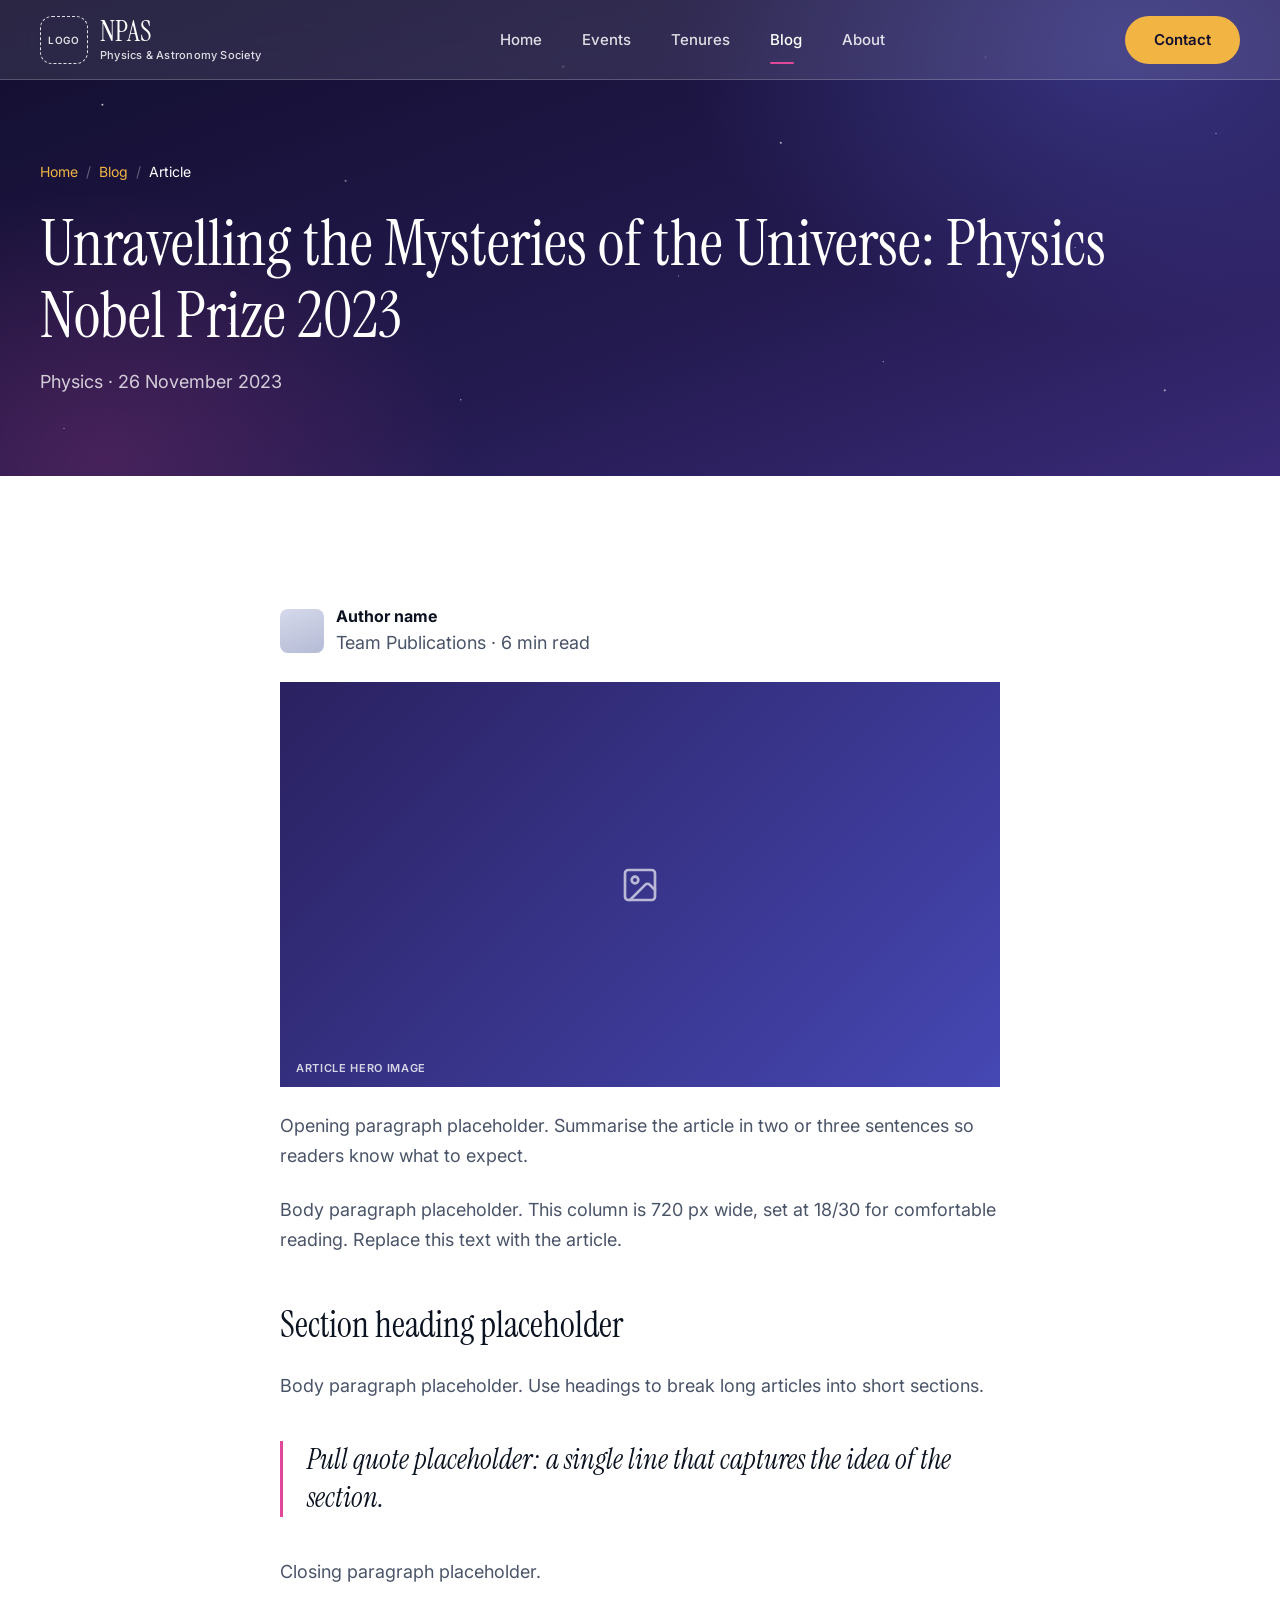
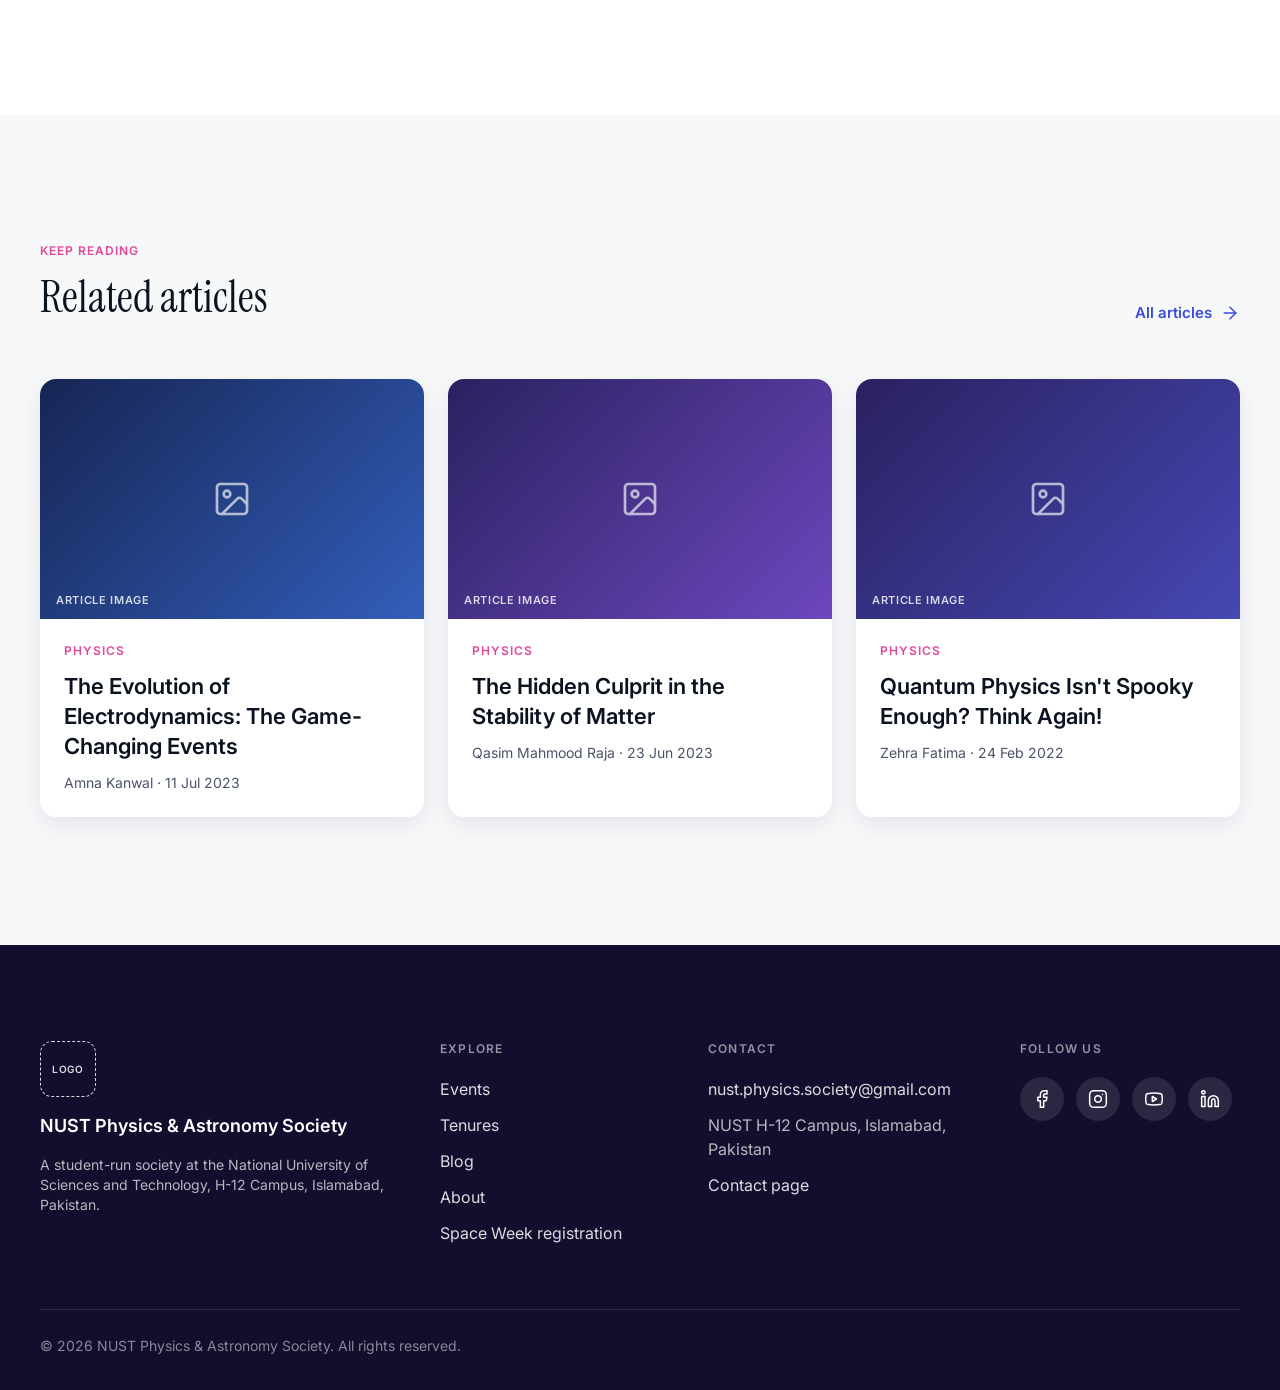
<file: blog-post.html>
<!DOCTYPE html>
<html lang="en">
<head>
  <meta charset="utf-8">
  <meta name="viewport" content="width=device-width, initial-scale=1">
  <title>Article | NUST Physics &amp; Astronomy Society</title>
  <meta name="description" content="NPAS blog article template.">
  <meta name="theme-color" content="#120E2E">
  <!-- FAVICON PLACEHOLDER: add assets/images/favicon.png -->
  <link rel="icon" href="assets/images/favicon.png">
  <link rel="preconnect" href="https://fonts.googleapis.com">
  <link rel="preconnect" href="https://fonts.gstatic.com" crossorigin>
  <link href="https://fonts.googleapis.com/css2?family=Instrument+Serif:ital@0;1&family=Inter:wght@400;500;600&display=swap" rel="stylesheet">
  <link rel="stylesheet" href="css/styles.css">
</head>
<body>
<a class="skip-link" href="#main">Skip to content</a>
<header class="nav" id="nav">
  <div class="container nav-inner">
    <a class="brand" href="index.html" aria-label="NPAS home">
      <!-- LOGO PLACEHOLDER: replace this span with <img src="assets/images/npas-logo.svg" alt="NPAS logo"> --><span class="logo-slot " role="img" aria-label="NPAS logo placeholder">LOGO</span>
      <span class="brand-text"><span class="brand-name">NPAS</span><span class="brand-sub">Physics &amp; Astronomy Society</span></span>
    </a>
    <nav class="nav-links" id="navLinks" aria-label="Main"><a href="index.html">Home</a><a href="events.html">Events</a><a href="tenures.html">Tenures</a><a href="blog.html" aria-current="page">Blog</a><a href="about.html">About</a><a class="btn btn-amber nav-cta-mobile" href="contact.html">Contact</a></nav>
    <a class="btn btn-amber nav-cta" href="contact.html">Contact</a>
    <button class="nav-toggle" type="button" aria-label="Open menu" aria-expanded="false" aria-controls="navLinks"><span></span><span></span><span></span></button>
  </div>
</header>
<main id="main">
<section class="page-hero space-bg on-dark">
  <div class="container">
    <nav class="breadcrumb" aria-label="Breadcrumb"><a href="index.html">Home</a><span class="sep" aria-hidden="true">/</span><a href="blog.html">Blog</a><span class="sep" aria-hidden="true">/</span><span aria-current="page">Article</span></nav>
    <h1>Unravelling the Mysteries of the Universe: Physics Nobel Prize 2023</h1>
    <p class="lead" style="margin-top:16px">Physics · 26 November 2023</p>
    
  </div>
</section>
<section class="section">
  <div class="container">
    <div class="article">
      <div class="author"><span class="avatar" role="img" aria-label="Author photo placeholder"></span><div><strong style="color:var(--ink-900)">Author name</strong><p class="small">Team Publications · 6 min read</p></div></div>
      <div class="ph ph--a ph--16x9" data-label="Article hero image" role="img" aria-label="Article hero image (image placeholder)" ><!-- <img src="assets/images/FILE.jpg" alt="Article hero image"> --></div>
      <!-- ARTICLE BODY PLACEHOLDER: the publications team pastes the article text here -->
      <p class="lead">Opening paragraph placeholder. Summarise the article in two or three sentences so readers know what to expect.</p>
      <p>Body paragraph placeholder. This column is 720 px wide, set at 18/30 for comfortable reading. Replace this text with the article.</p>
      <h2>Section heading placeholder</h2>
      <p>Body paragraph placeholder. Use headings to break long articles into short sections.</p>
      <blockquote>Pull quote placeholder: a single line that captures the idea of the section.</blockquote>
      <p>Closing paragraph placeholder.</p>
    </div>
  </div>
</section>
<section class="section section--base">
  <div class="container">
    <div class="section-head"><div class="stack stack-12"><span class="caption">Keep reading</span><h2>Related articles</h2></div><a class="btn-ghost" href="blog.html">All articles<svg class="icon" viewBox="0 0 24 24" fill="none" stroke="currentColor" stroke-width="1.8" stroke-linecap="round" stroke-linejoin="round" aria-hidden="true"><path d="M5 12h14"/><path d="m12 5 7 7-7 7"/></svg></a></div>
    <div class="grid grid-3"><article class="card card-link-cover" data-cat="physics" data-year="2023">
  <div class="ph ph--c ph--16x10" data-label="Article image" role="img" aria-label="Article image (image placeholder)" ><!-- <img src="assets/images/FILE.jpg" alt="Article image"> --></div>
  <div class="card-body">
    <span class="caption">Physics</span>
    <h3><a class="stretch" href="blog-post.html" style="color:inherit;text-decoration:none">The Evolution of Electrodynamics: The Game-Changing Events</a></h3>
    <p class="small">Amna Kanwal · 11 Jul 2023</p>
  </div>
</article><article class="card card-link-cover" data-cat="physics" data-year="2023">
  <div class="ph ph--d ph--16x10" data-label="Article image" role="img" aria-label="Article image (image placeholder)" ><!-- <img src="assets/images/FILE.jpg" alt="Article image"> --></div>
  <div class="card-body">
    <span class="caption">Physics</span>
    <h3><a class="stretch" href="blog-post.html" style="color:inherit;text-decoration:none">The Hidden Culprit in the Stability of Matter</a></h3>
    <p class="small">Qasim Mahmood Raja · 23 Jun 2023</p>
  </div>
</article><article class="card card-link-cover" data-cat="physics" data-year="2022">
  <div class="ph ph--a ph--16x10" data-label="Article image" role="img" aria-label="Article image (image placeholder)" ><!-- <img src="assets/images/FILE.jpg" alt="Article image"> --></div>
  <div class="card-body">
    <span class="caption">Physics</span>
    <h3><a class="stretch" href="blog-post.html" style="color:inherit;text-decoration:none">Quantum Physics Isn't Spooky Enough? Think Again!</a></h3>
    <p class="small">Zehra Fatima · 24 Feb 2022</p>
  </div>
</article></div>
  </div>
</section>
</main>
<footer class="footer">
  <div class="container">
    <div class="footer-grid">
      <div class="stack stack-16">
        <!-- LOGO PLACEHOLDER: replace this span with <img src="assets/images/npas-logo.svg" alt="NPAS logo"> --><span class="logo-slot logo-slot--lg" role="img" aria-label="NPAS logo placeholder">LOGO</span>
        <p class="brand-name-lg">NUST Physics &amp; Astronomy Society</p>
        <p class="small">A student-run society at the National University of Sciences and Technology, H-12 Campus, Islamabad, Pakistan.</p>
      </div>
      <div><h4>Explore</h4><ul><li><a href="events.html">Events</a></li><li><a href="tenures.html">Tenures</a></li><li><a href="blog.html">Blog</a></li><li><a href="about.html">About</a></li><li><a href="register.html">Space Week registration</a></li></ul></div>
      <div><h4>Contact</h4><ul><li><a href="mailto:nust.physics.society@gmail.com">nust.physics.society@gmail.com</a></li><li>NUST H-12 Campus, Islamabad, Pakistan</li><li><a href="contact.html">Contact page</a></li></ul></div>
      <div><h4>Follow us</h4><div class="social-row"><a class="social" href="https://www.facebook.com/npas.nust" aria-label="Facebook" target="_blank" rel="noopener"><svg class="icon" viewBox="0 0 24 24" fill="none" stroke="currentColor" stroke-width="1.8" stroke-linecap="round" stroke-linejoin="round" aria-hidden="true"><path d="M18 2h-3a5 5 0 0 0-5 5v3H7v4h3v8h4v-8h3l1-4h-4V7a1 1 0 0 1 1-1h3z"/></svg></a><a class="social" href="https://www.instagram.com/npasofficial/" aria-label="Instagram" target="_blank" rel="noopener"><svg class="icon" viewBox="0 0 24 24" fill="none" stroke="currentColor" stroke-width="1.8" stroke-linecap="round" stroke-linejoin="round" aria-hidden="true"><rect width="20" height="20" x="2" y="2" rx="5" ry="5"/><path d="M16 11.37A4 4 0 1 1 12.63 8 4 4 0 0 1 16 11.37z"/><line x1="17.5" x2="17.51" y1="6.5" y2="6.5"/></svg></a><a class="social" href="https://www.youtube.com/@nustphysicsandastronomysociety" aria-label="YouTube" target="_blank" rel="noopener"><svg class="icon" viewBox="0 0 24 24" fill="none" stroke="currentColor" stroke-width="1.8" stroke-linecap="round" stroke-linejoin="round" aria-hidden="true"><path d="M2.5 17a24.12 24.12 0 0 1 0-10 2 2 0 0 1 1.4-1.4 49.56 49.56 0 0 1 16.2 0A2 2 0 0 1 21.5 7a24.12 24.12 0 0 1 0 10 2 2 0 0 1-1.4 1.4 49.55 49.55 0 0 1-16.2 0A2 2 0 0 1 2.5 17"/><path d="m10 15 5-3-5-3z"/></svg></a><a class="social" href="https://www.linkedin.com/company/nustnpas" aria-label="LinkedIn" target="_blank" rel="noopener"><svg class="icon" viewBox="0 0 24 24" fill="none" stroke="currentColor" stroke-width="1.8" stroke-linecap="round" stroke-linejoin="round" aria-hidden="true"><path d="M16 8a6 6 0 0 1 6 6v7h-4v-7a2 2 0 0 0-2-2 2 2 0 0 0-2 2v7h-4v-7a6 6 0 0 1 6-6z"/><rect width="4" height="12" x="2" y="9"/><circle cx="4" cy="4" r="2"/></svg></a></div></div>
    </div>
    <div class="footer-bottom"><span>&copy; 2026 NUST Physics &amp; Astronomy Society. All rights reserved.</span></div>
  </div>
</footer>

<script src="js/main.js"></script>
</body>
</html>
</file>
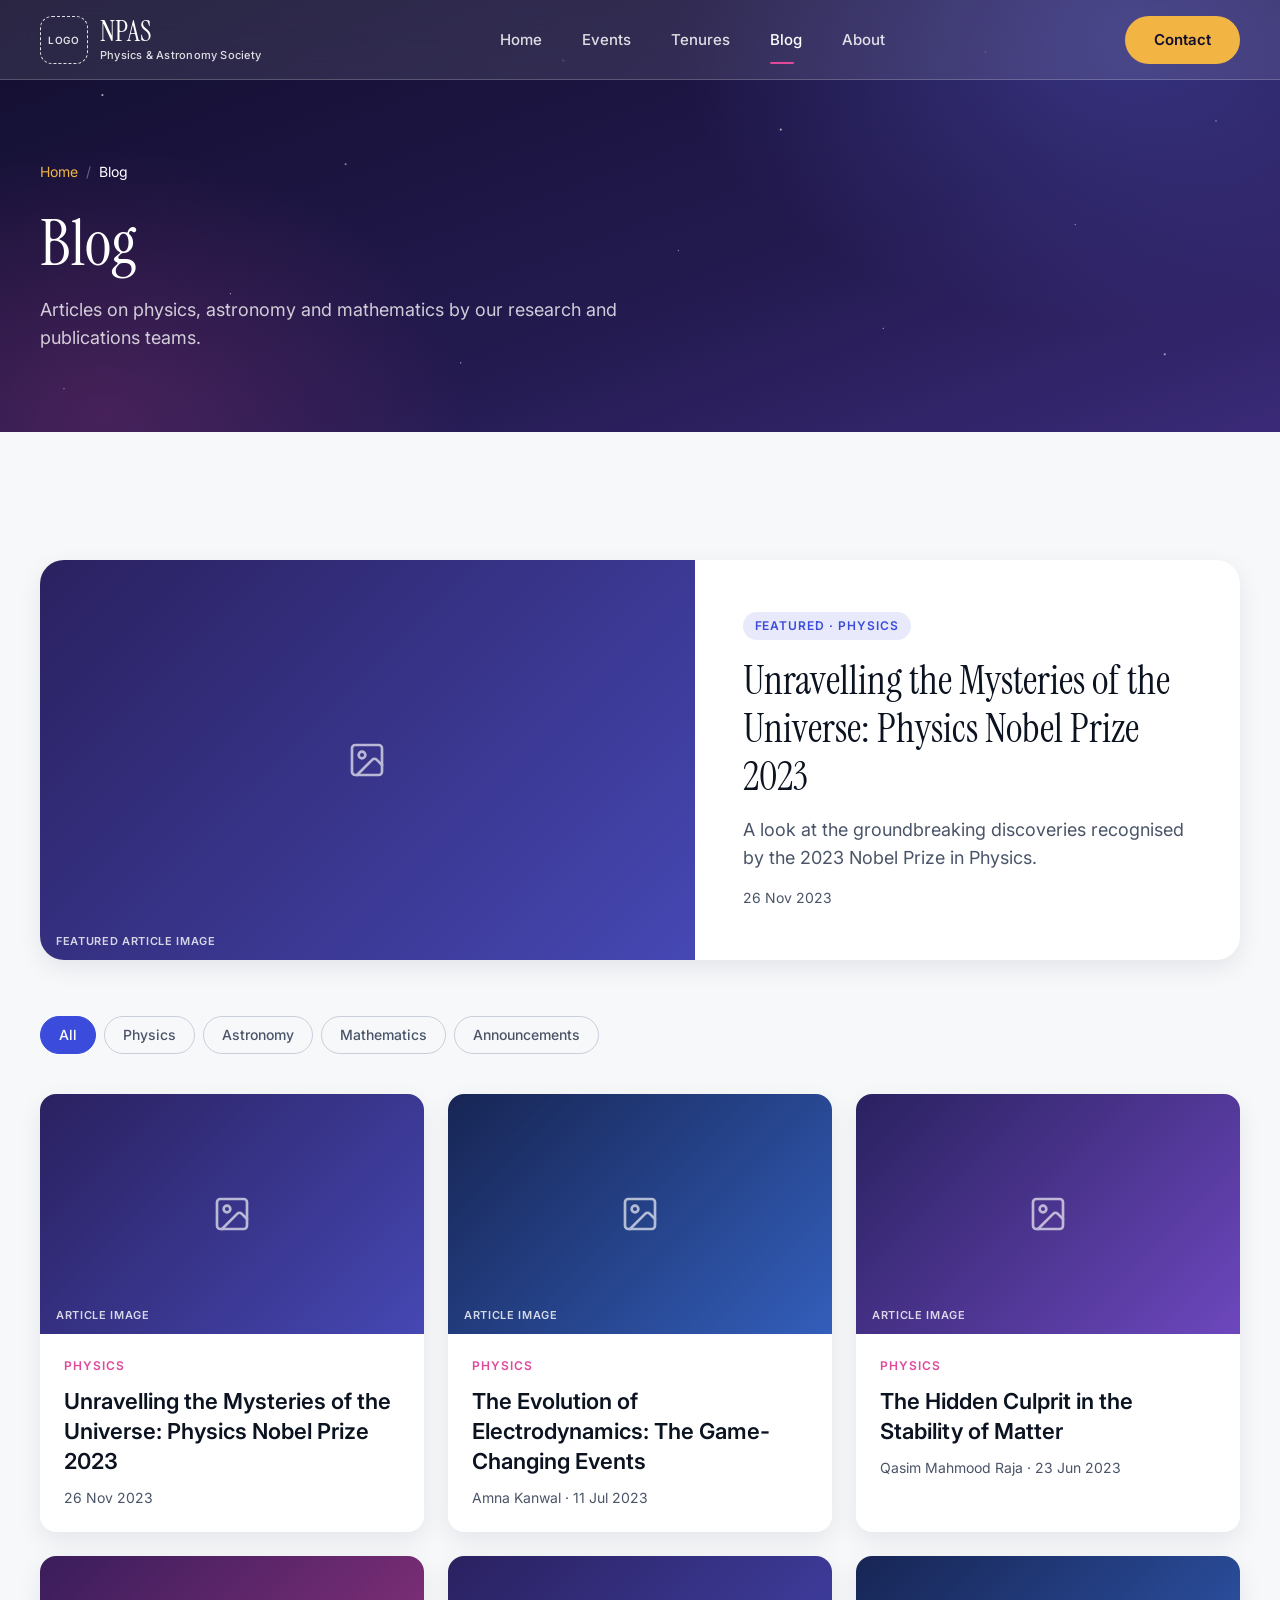
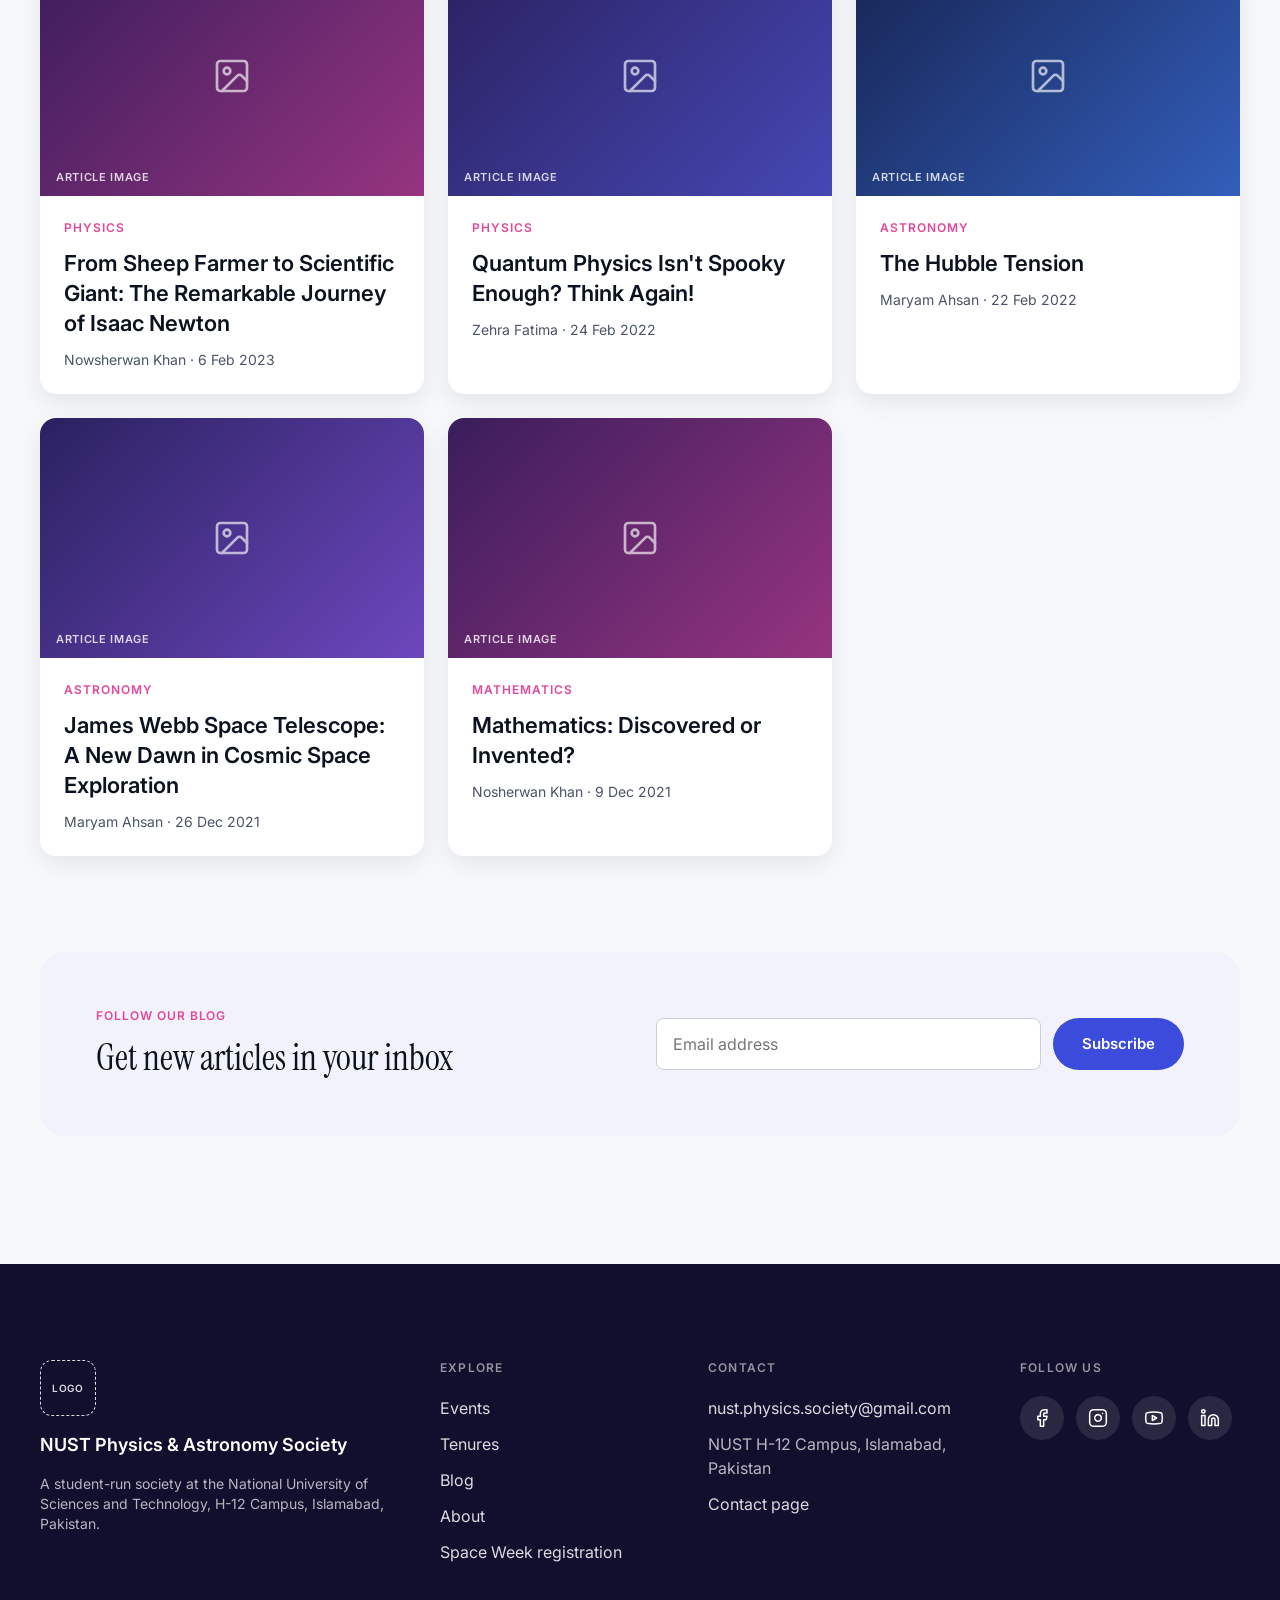
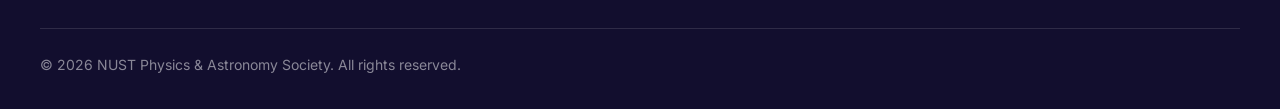
<file: blog.html>
<!DOCTYPE html>
<html lang="en">
<head>
  <meta charset="utf-8">
  <meta name="viewport" content="width=device-width, initial-scale=1">
  <title>Blog | NUST Physics &amp; Astronomy Society</title>
  <meta name="description" content="NPAS blog: physics, astronomy and mathematics articles by NUST students.">
  <meta name="theme-color" content="#120E2E">
  <!-- FAVICON PLACEHOLDER: add assets/images/favicon.png -->
  <link rel="icon" href="assets/images/favicon.png">
  <link rel="preconnect" href="https://fonts.googleapis.com">
  <link rel="preconnect" href="https://fonts.gstatic.com" crossorigin>
  <link href="https://fonts.googleapis.com/css2?family=Instrument+Serif:ital@0;1&family=Inter:wght@400;500;600&display=swap" rel="stylesheet">
  <link rel="stylesheet" href="css/styles.css">
</head>
<body>
<a class="skip-link" href="#main">Skip to content</a>
<header class="nav" id="nav">
  <div class="container nav-inner">
    <a class="brand" href="index.html" aria-label="NPAS home">
      <!-- LOGO PLACEHOLDER: replace this span with <img src="assets/images/npas-logo.svg" alt="NPAS logo"> --><span class="logo-slot " role="img" aria-label="NPAS logo placeholder">LOGO</span>
      <span class="brand-text"><span class="brand-name">NPAS</span><span class="brand-sub">Physics &amp; Astronomy Society</span></span>
    </a>
    <nav class="nav-links" id="navLinks" aria-label="Main"><a href="index.html">Home</a><a href="events.html">Events</a><a href="tenures.html">Tenures</a><a href="blog.html" aria-current="page">Blog</a><a href="about.html">About</a><a class="btn btn-amber nav-cta-mobile" href="contact.html">Contact</a></nav>
    <a class="btn btn-amber nav-cta" href="contact.html">Contact</a>
    <button class="nav-toggle" type="button" aria-label="Open menu" aria-expanded="false" aria-controls="navLinks"><span></span><span></span><span></span></button>
  </div>
</header>
<main id="main">
<section class="page-hero space-bg on-dark">
  <div class="container">
    <nav class="breadcrumb" aria-label="Breadcrumb"><a href="index.html">Home</a><span class="sep" aria-hidden="true">/</span><span aria-current="page">Blog</span></nav>
    <h1>Blog</h1>
    <p class="lead" style="margin-top:16px">Articles on physics, astronomy and mathematics by our research and publications teams.</p>
    
  </div>
</section>
<section class="section section--base" data-filter-scope>
  <div class="container">
    <article class="card blog-feature card-link-cover" data-cat="physics" data-year="2023">
  <div class="ph ph--a " data-label="Featured article image" role="img" aria-label="Featured article image (image placeholder)" ><!-- <img src="assets/images/FILE.jpg" alt="Featured article image"> --></div>
  <div class="card-body"><span class="tag" style="align-self:flex-start">Featured · Physics</span><h2><a class="stretch" href="blog-post.html" style="color:inherit;text-decoration:none">Unravelling the Mysteries of the Universe: Physics Nobel Prize 2023</a></h2><p class="lead">A look at the groundbreaking discoveries recognised by the 2023 Nobel Prize in Physics.</p><p class="small">26 Nov 2023</p></div>
</article>
    <div class="filter-row" role="group" aria-label="Filter articles by category"><button class="pill-btn" data-filter="all" aria-pressed="true">All</button><button class="pill-btn" data-filter="physics" aria-pressed="false">Physics</button><button class="pill-btn" data-filter="astronomy" aria-pressed="false">Astronomy</button><button class="pill-btn" data-filter="mathematics" aria-pressed="false">Mathematics</button><button class="pill-btn" data-filter="announcements" aria-pressed="false">Announcements</button></div>
    <div class="grid grid-3"><article class="card card-link-cover" data-cat="physics" data-year="2023">
  <div class="ph ph--a ph--16x10" data-label="Article image" role="img" aria-label="Article image (image placeholder)" ><!-- <img src="assets/images/FILE.jpg" alt="Article image"> --></div>
  <div class="card-body">
    <span class="caption">Physics</span>
    <h3><a class="stretch" href="blog-post.html" style="color:inherit;text-decoration:none">Unravelling the Mysteries of the Universe: Physics Nobel Prize 2023</a></h3>
    <p class="small">26 Nov 2023</p>
  </div>
</article><article class="card card-link-cover" data-cat="physics" data-year="2023">
  <div class="ph ph--c ph--16x10" data-label="Article image" role="img" aria-label="Article image (image placeholder)" ><!-- <img src="assets/images/FILE.jpg" alt="Article image"> --></div>
  <div class="card-body">
    <span class="caption">Physics</span>
    <h3><a class="stretch" href="blog-post.html" style="color:inherit;text-decoration:none">The Evolution of Electrodynamics: The Game-Changing Events</a></h3>
    <p class="small">Amna Kanwal · 11 Jul 2023</p>
  </div>
</article><article class="card card-link-cover" data-cat="physics" data-year="2023">
  <div class="ph ph--d ph--16x10" data-label="Article image" role="img" aria-label="Article image (image placeholder)" ><!-- <img src="assets/images/FILE.jpg" alt="Article image"> --></div>
  <div class="card-body">
    <span class="caption">Physics</span>
    <h3><a class="stretch" href="blog-post.html" style="color:inherit;text-decoration:none">The Hidden Culprit in the Stability of Matter</a></h3>
    <p class="small">Qasim Mahmood Raja · 23 Jun 2023</p>
  </div>
</article><article class="card card-link-cover" data-cat="physics" data-year="2023">
  <div class="ph ph--b ph--16x10" data-label="Article image" role="img" aria-label="Article image (image placeholder)" ><!-- <img src="assets/images/FILE.jpg" alt="Article image"> --></div>
  <div class="card-body">
    <span class="caption">Physics</span>
    <h3><a class="stretch" href="blog-post.html" style="color:inherit;text-decoration:none">From Sheep Farmer to Scientific Giant: The Remarkable Journey of Isaac Newton</a></h3>
    <p class="small">Nowsherwan Khan · 6 Feb 2023</p>
  </div>
</article><article class="card card-link-cover" data-cat="physics" data-year="2022">
  <div class="ph ph--a ph--16x10" data-label="Article image" role="img" aria-label="Article image (image placeholder)" ><!-- <img src="assets/images/FILE.jpg" alt="Article image"> --></div>
  <div class="card-body">
    <span class="caption">Physics</span>
    <h3><a class="stretch" href="blog-post.html" style="color:inherit;text-decoration:none">Quantum Physics Isn't Spooky Enough? Think Again!</a></h3>
    <p class="small">Zehra Fatima · 24 Feb 2022</p>
  </div>
</article><article class="card card-link-cover" data-cat="astronomy" data-year="2022">
  <div class="ph ph--c ph--16x10" data-label="Article image" role="img" aria-label="Article image (image placeholder)" ><!-- <img src="assets/images/FILE.jpg" alt="Article image"> --></div>
  <div class="card-body">
    <span class="caption">Astronomy</span>
    <h3><a class="stretch" href="blog-post.html" style="color:inherit;text-decoration:none">The Hubble Tension</a></h3>
    <p class="small">Maryam Ahsan · 22 Feb 2022</p>
  </div>
</article><article class="card card-link-cover" data-cat="astronomy" data-year="2021">
  <div class="ph ph--d ph--16x10" data-label="Article image" role="img" aria-label="Article image (image placeholder)" ><!-- <img src="assets/images/FILE.jpg" alt="Article image"> --></div>
  <div class="card-body">
    <span class="caption">Astronomy</span>
    <h3><a class="stretch" href="blog-post.html" style="color:inherit;text-decoration:none">James Webb Space Telescope: A New Dawn in Cosmic Space Exploration</a></h3>
    <p class="small">Maryam Ahsan · 26 Dec 2021</p>
  </div>
</article><article class="card card-link-cover" data-cat="mathematics" data-year="2021">
  <div class="ph ph--b ph--16x10" data-label="Article image" role="img" aria-label="Article image (image placeholder)" ><!-- <img src="assets/images/FILE.jpg" alt="Article image"> --></div>
  <div class="card-body">
    <span class="caption">Mathematics</span>
    <h3><a class="stretch" href="blog-post.html" style="color:inherit;text-decoration:none">Mathematics: Discovered or Invented?</a></h3>
    <p class="small">Nosherwan Khan · 9 Dec 2021</p>
  </div>
</article></div>
    <div class="empty-state"><h3>No articles in this category yet</h3><p style="margin:8px 0 20px">Check back soon or browse all articles.</p><button class="btn btn-outline" type="button" data-reset>Show all articles</button></div>
    <div class="newsletter">
      <div class="stack stack-12"><span class="caption">Follow our blog</span><h2 style="font-size:36px;line-height:44px">Get new articles in your inbox</h2></div>
      <div>
        <form class="inline-form" data-simple-form novalidate aria-label="Subscribe to the blog">
          <div class="field" style="flex:1"><label class="visually-hidden" for="nl">Email address</label><input id="nl" type="email" required placeholder="Email address"><span class="err" role="alert"></span></div>
          <button class="btn btn-primary" type="submit" style="height:52px">Subscribe</button>
        </form>
        <div class="form-success" aria-live="polite"><h3 tabindex="-1">You're subscribed</h3><p class="small">New articles will arrive in your inbox.</p></div>
      </div>
    </div>
  </div>
</section>
</main>
<footer class="footer">
  <div class="container">
    <div class="footer-grid">
      <div class="stack stack-16">
        <!-- LOGO PLACEHOLDER: replace this span with <img src="assets/images/npas-logo.svg" alt="NPAS logo"> --><span class="logo-slot logo-slot--lg" role="img" aria-label="NPAS logo placeholder">LOGO</span>
        <p class="brand-name-lg">NUST Physics &amp; Astronomy Society</p>
        <p class="small">A student-run society at the National University of Sciences and Technology, H-12 Campus, Islamabad, Pakistan.</p>
      </div>
      <div><h4>Explore</h4><ul><li><a href="events.html">Events</a></li><li><a href="tenures.html">Tenures</a></li><li><a href="blog.html">Blog</a></li><li><a href="about.html">About</a></li><li><a href="register.html">Space Week registration</a></li></ul></div>
      <div><h4>Contact</h4><ul><li><a href="mailto:nust.physics.society@gmail.com">nust.physics.society@gmail.com</a></li><li>NUST H-12 Campus, Islamabad, Pakistan</li><li><a href="contact.html">Contact page</a></li></ul></div>
      <div><h4>Follow us</h4><div class="social-row"><a class="social" href="https://www.facebook.com/npas.nust" aria-label="Facebook" target="_blank" rel="noopener"><svg class="icon" viewBox="0 0 24 24" fill="none" stroke="currentColor" stroke-width="1.8" stroke-linecap="round" stroke-linejoin="round" aria-hidden="true"><path d="M18 2h-3a5 5 0 0 0-5 5v3H7v4h3v8h4v-8h3l1-4h-4V7a1 1 0 0 1 1-1h3z"/></svg></a><a class="social" href="https://www.instagram.com/npasofficial/" aria-label="Instagram" target="_blank" rel="noopener"><svg class="icon" viewBox="0 0 24 24" fill="none" stroke="currentColor" stroke-width="1.8" stroke-linecap="round" stroke-linejoin="round" aria-hidden="true"><rect width="20" height="20" x="2" y="2" rx="5" ry="5"/><path d="M16 11.37A4 4 0 1 1 12.63 8 4 4 0 0 1 16 11.37z"/><line x1="17.5" x2="17.51" y1="6.5" y2="6.5"/></svg></a><a class="social" href="https://www.youtube.com/@nustphysicsandastronomysociety" aria-label="YouTube" target="_blank" rel="noopener"><svg class="icon" viewBox="0 0 24 24" fill="none" stroke="currentColor" stroke-width="1.8" stroke-linecap="round" stroke-linejoin="round" aria-hidden="true"><path d="M2.5 17a24.12 24.12 0 0 1 0-10 2 2 0 0 1 1.4-1.4 49.56 49.56 0 0 1 16.2 0A2 2 0 0 1 21.5 7a24.12 24.12 0 0 1 0 10 2 2 0 0 1-1.4 1.4 49.55 49.55 0 0 1-16.2 0A2 2 0 0 1 2.5 17"/><path d="m10 15 5-3-5-3z"/></svg></a><a class="social" href="https://www.linkedin.com/company/nustnpas" aria-label="LinkedIn" target="_blank" rel="noopener"><svg class="icon" viewBox="0 0 24 24" fill="none" stroke="currentColor" stroke-width="1.8" stroke-linecap="round" stroke-linejoin="round" aria-hidden="true"><path d="M16 8a6 6 0 0 1 6 6v7h-4v-7a2 2 0 0 0-2-2 2 2 0 0 0-2 2v7h-4v-7a6 6 0 0 1 6-6z"/><rect width="4" height="12" x="2" y="9"/><circle cx="4" cy="4" r="2"/></svg></a></div></div>
    </div>
    <div class="footer-bottom"><span>&copy; 2026 NUST Physics &amp; Astronomy Society. All rights reserved.</span></div>
  </div>
</footer>

<script src="js/main.js"></script>
</body>
</html>
</file>
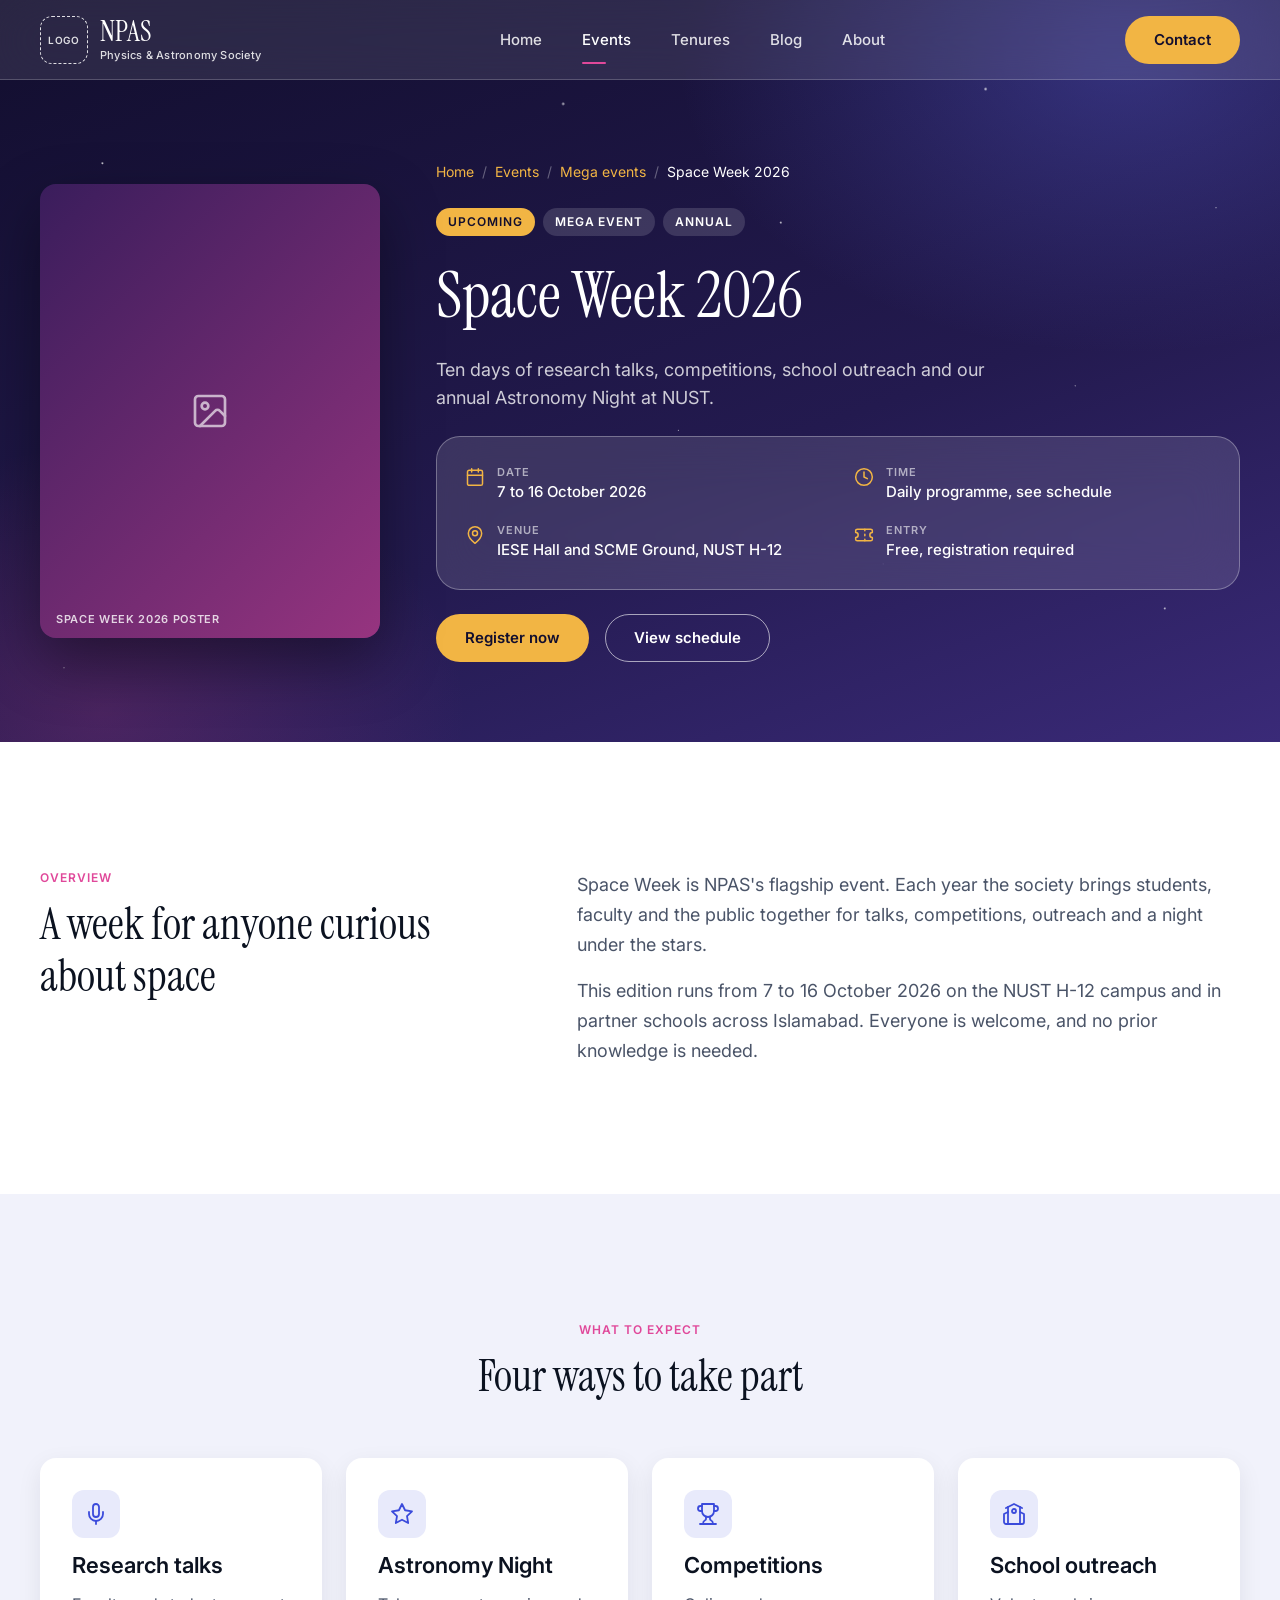
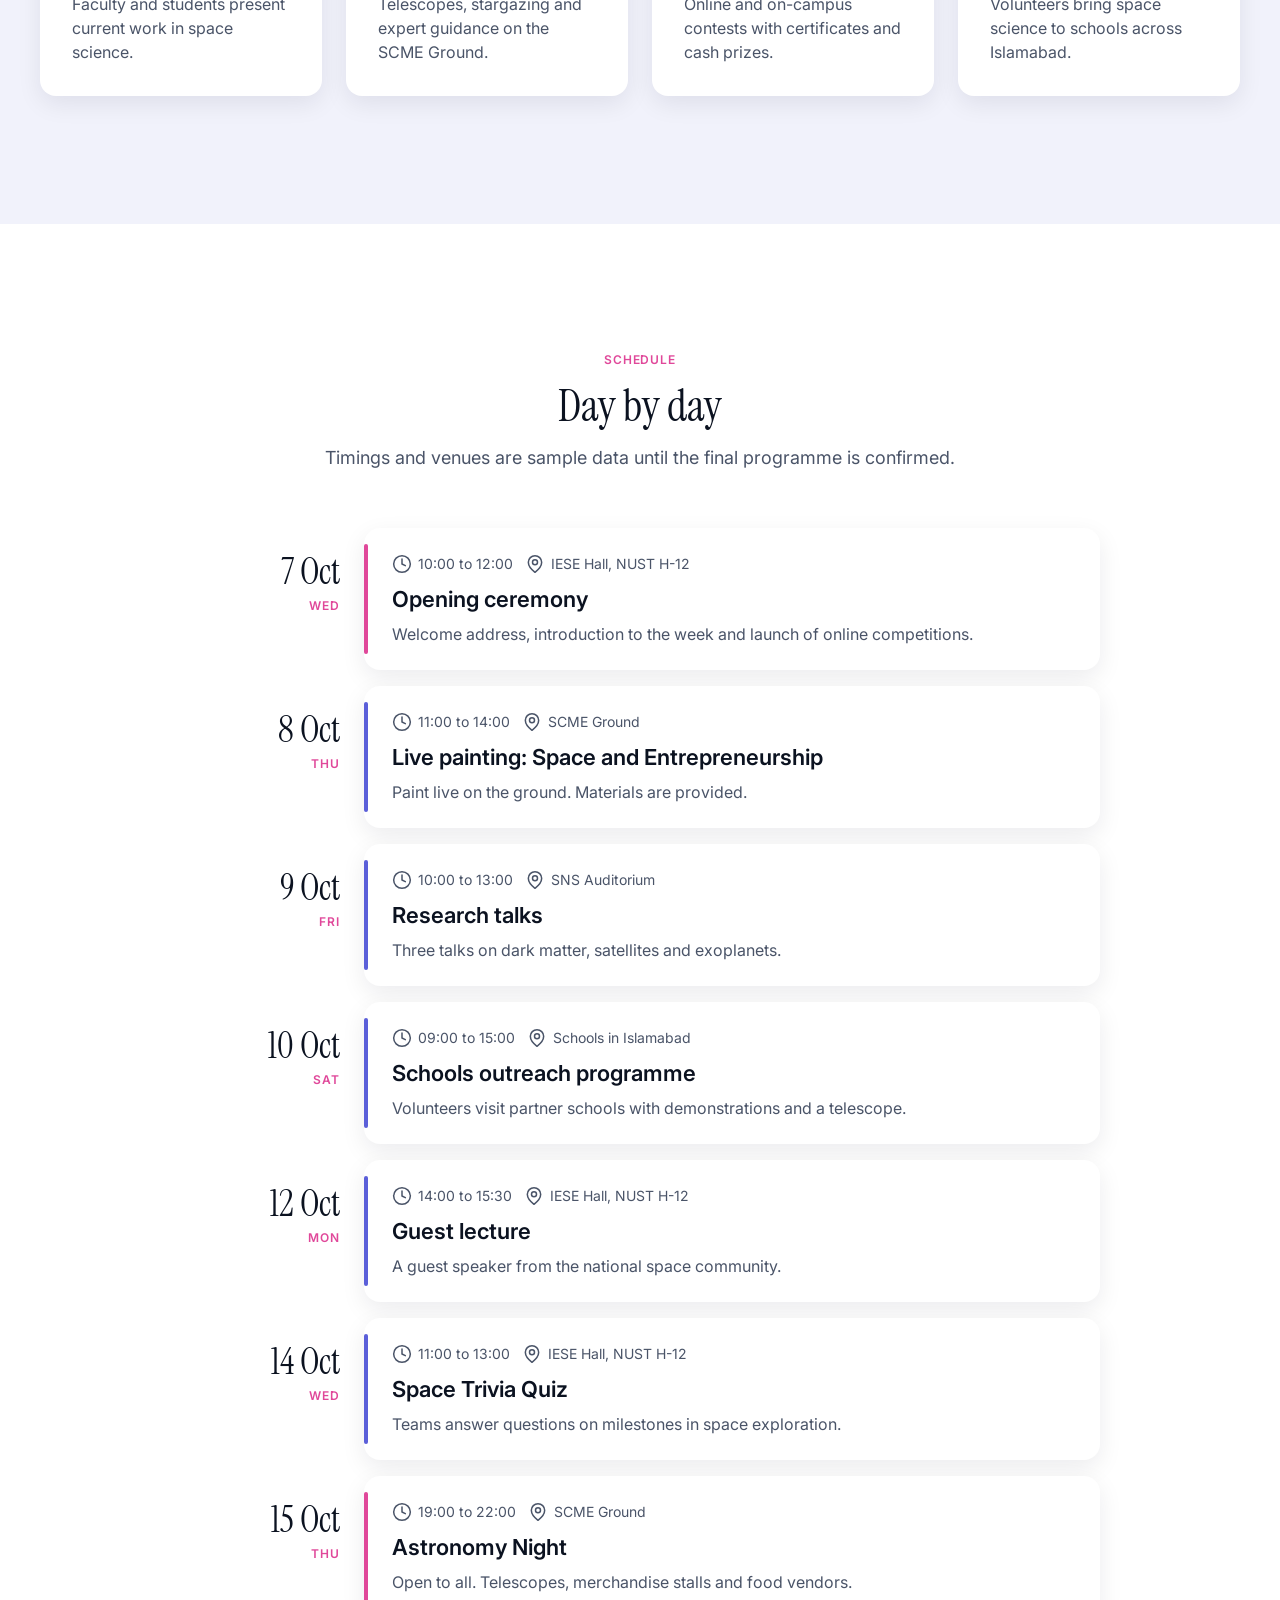
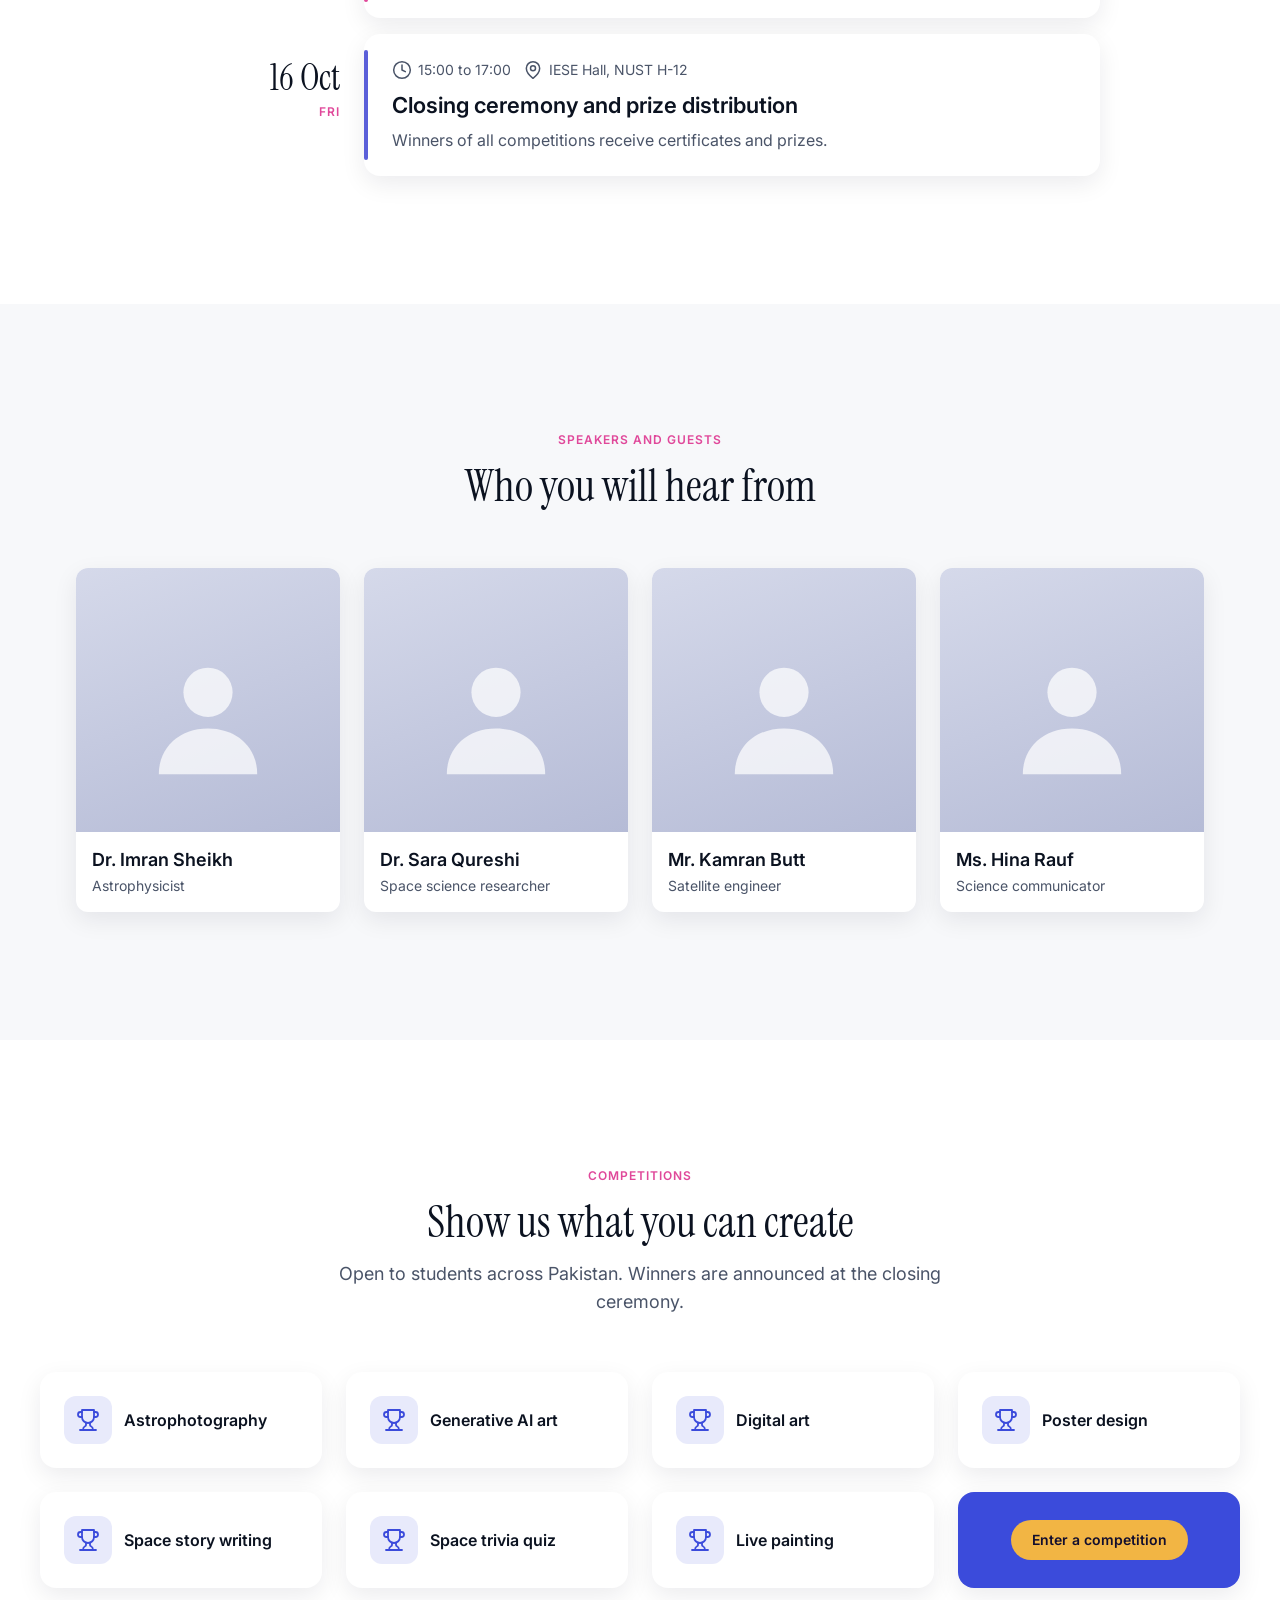
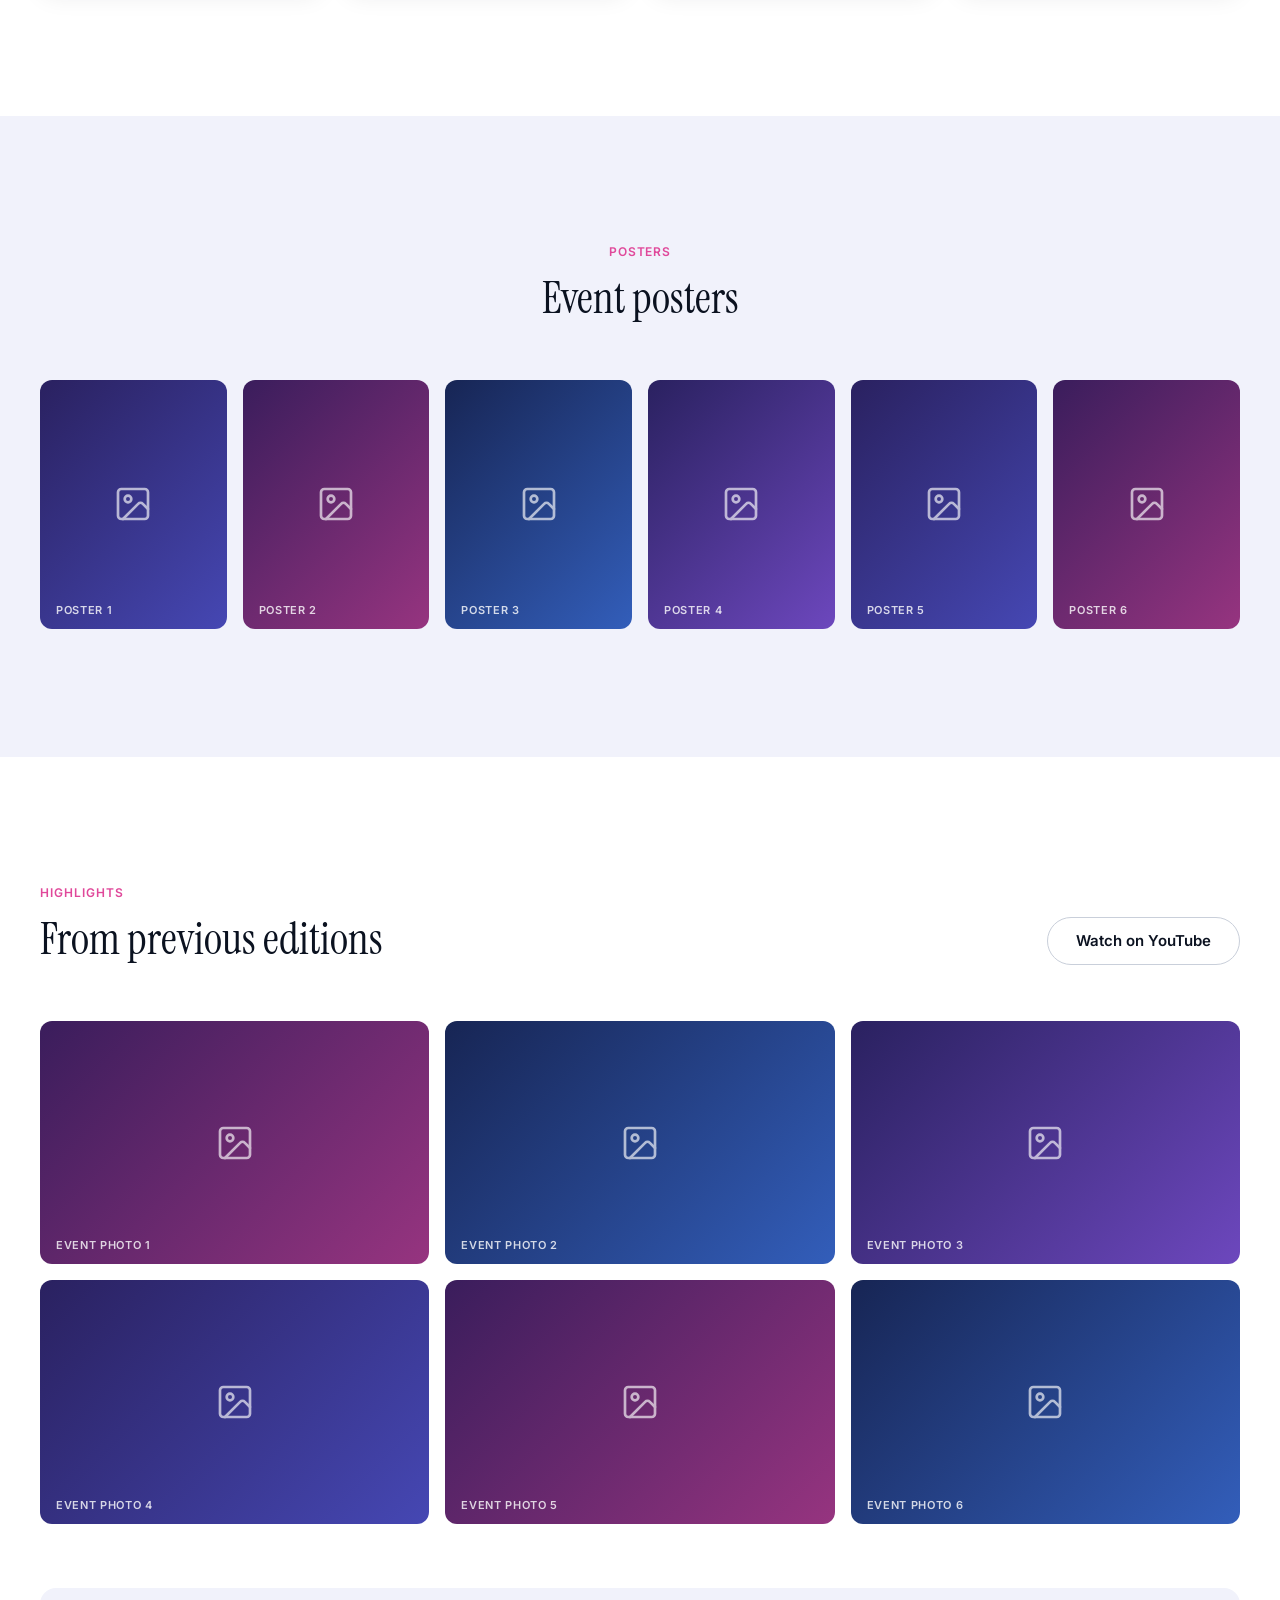
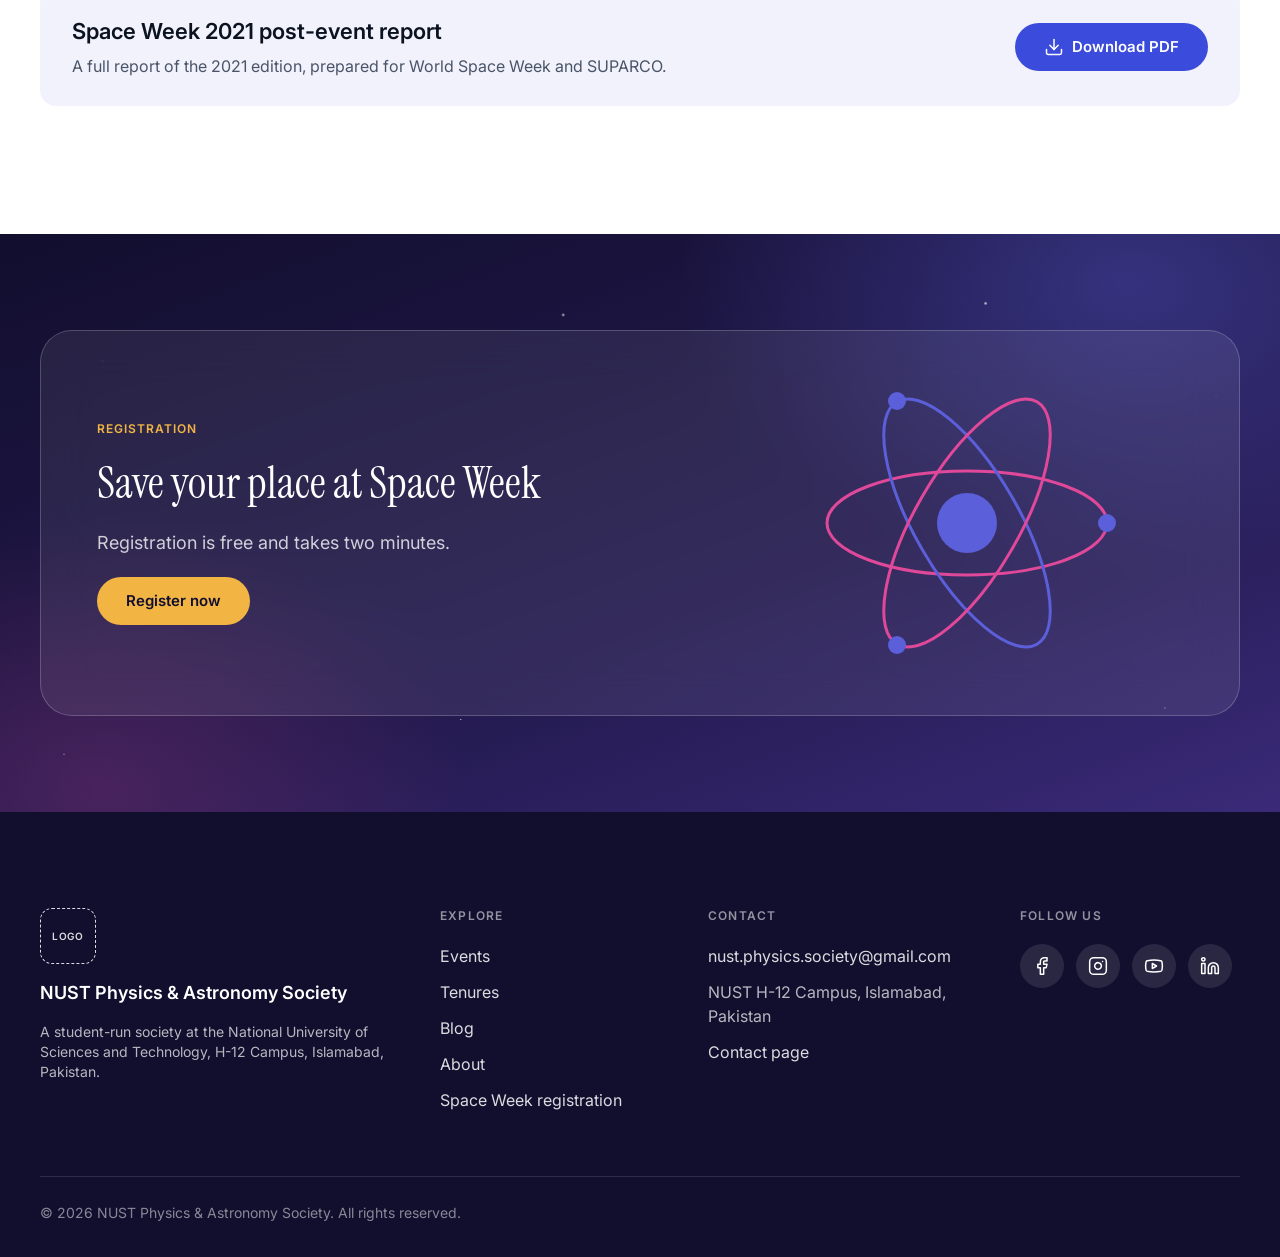
<file: event-detail.html>
<!DOCTYPE html>
<html lang="en">
<head>
  <meta charset="utf-8">
  <meta name="viewport" content="width=device-width, initial-scale=1">
  <title>Space Week 2026 | NUST Physics &amp; Astronomy Society</title>
  <meta name="description" content="Space Week 2026 at NUST: schedule, venue, competitions and registration.">
  <meta name="theme-color" content="#120E2E">
  <!-- FAVICON PLACEHOLDER: add assets/images/favicon.png -->
  <link rel="icon" href="assets/images/favicon.png">
  <link rel="preconnect" href="https://fonts.googleapis.com">
  <link rel="preconnect" href="https://fonts.gstatic.com" crossorigin>
  <link href="https://fonts.googleapis.com/css2?family=Instrument+Serif:ital@0;1&family=Inter:wght@400;500;600&display=swap" rel="stylesheet">
  <link rel="stylesheet" href="css/styles.css">
</head>
<body>
<a class="skip-link" href="#main">Skip to content</a>
<header class="nav" id="nav">
  <div class="container nav-inner">
    <a class="brand" href="index.html" aria-label="NPAS home">
      <!-- LOGO PLACEHOLDER: replace this span with <img src="assets/images/npas-logo.svg" alt="NPAS logo"> --><span class="logo-slot " role="img" aria-label="NPAS logo placeholder">LOGO</span>
      <span class="brand-text"><span class="brand-name">NPAS</span><span class="brand-sub">Physics &amp; Astronomy Society</span></span>
    </a>
    <nav class="nav-links" id="navLinks" aria-label="Main"><a href="index.html">Home</a><a href="events.html" aria-current="page">Events</a><a href="tenures.html">Tenures</a><a href="blog.html">Blog</a><a href="about.html">About</a><a class="btn btn-amber nav-cta-mobile" href="contact.html">Contact</a></nav>
    <a class="btn btn-amber nav-cta" href="contact.html">Contact</a>
    <button class="nav-toggle" type="button" aria-label="Open menu" aria-expanded="false" aria-controls="navLinks"><span></span><span></span><span></span></button>
  </div>
</header>
<main id="main">
<section class="page-hero space-bg on-dark">
  <div class="container">
    <div class="event-hero-grid">
      <div class="ph ph--b ph--3x4" data-label="Space Week 2026 poster" role="img" aria-label="Space Week 2026 poster (image placeholder)" ><!-- <img src="assets/images/FILE.jpg" alt="Space Week 2026 poster"> --></div>
      <div class="stack stack-24">
        <nav class="breadcrumb" aria-label="Breadcrumb" style="margin:0"><a href="index.html">Home</a><span class="sep">/</span><a href="events.html">Events</a><span class="sep">/</span><a href="events.html">Mega events</a><span class="sep">/</span><span aria-current="page">Space Week 2026</span></nav>
        <div class="row row-8 wrap"><span class="tag tag--amber">Upcoming</span><span class="tag tag--dark">Mega event</span><span class="tag tag--dark">Annual</span></div>
        <h1>Space Week 2026</h1>
        <p class="lead" style="max-width:560px">Ten days of research talks, competitions, school outreach and our annual Astronomy Night at NUST.</p>
        <div class="info-card glass">
          <div class="info-item"><svg class="icon" viewBox="0 0 24 24" fill="none" stroke="currentColor" stroke-width="1.8" stroke-linecap="round" stroke-linejoin="round" aria-hidden="true"><rect width="18" height="18" x="3" y="4" rx="2"/><path d="M16 2v4M8 2v4M3 10h18"/></svg><div><small>Date</small><strong>7 to 16 October 2026</strong></div></div>
          <div class="info-item"><svg class="icon" viewBox="0 0 24 24" fill="none" stroke="currentColor" stroke-width="1.8" stroke-linecap="round" stroke-linejoin="round" aria-hidden="true"><circle cx="12" cy="12" r="10"/><path d="M12 6v6l4 2"/></svg><div><small>Time</small><strong>Daily programme, see schedule</strong></div></div>
          <div class="info-item"><svg class="icon" viewBox="0 0 24 24" fill="none" stroke="currentColor" stroke-width="1.8" stroke-linecap="round" stroke-linejoin="round" aria-hidden="true"><path d="M20 10c0 6-8 12-8 12s-8-6-8-12a8 8 0 0 1 16 0Z"/><circle cx="12" cy="10" r="3"/></svg><div><small>Venue</small><strong>IESE Hall and SCME Ground, NUST H-12</strong></div></div>
          <div class="info-item"><svg class="icon" viewBox="0 0 24 24" fill="none" stroke="currentColor" stroke-width="1.8" stroke-linecap="round" stroke-linejoin="round" aria-hidden="true"><path d="M2 9a3 3 0 0 1 0 6v2a2 2 0 0 0 2 2h16a2 2 0 0 0 2-2v-2a3 3 0 0 1 0-6V7a2 2 0 0 0-2-2H4a2 2 0 0 0-2 2Z"/><path d="M13 5v2M13 17v2M13 11v2"/></svg><div><small>Entry</small><strong>Free, registration required</strong></div></div>
        </div>
        <div class="row row-16 wrap"><a class="btn btn-amber" href="register.html">Register now</a><a class="btn btn-outline-light" href="#schedule">View schedule</a></div>
      </div>
    </div>
  </div>
</section>
<section class="section" aria-labelledby="ov">
  <div class="container two-col">
    <div class="stack stack-12"><span class="caption">Overview</span><h2 id="ov">A week for anyone curious about space</h2></div>
    <div class="prose">
      <p>Space Week is NPAS's flagship event. Each year the society brings students, faculty and the public together for talks, competitions, outreach and a night under the stars.</p>
      <p>This edition runs from 7 to 16 October 2026 on the NUST H-12 campus and in partner schools across Islamabad. Everyone is welcome, and no prior knowledge is needed.</p>
    </div>
  </div>
</section>

<section class="section section--lavender" aria-labelledby="exp">
  <div class="container">
    <div class="section-head section-head--center"><div class="stack stack-12 center"><span class="caption">What to expect</span><h2 id="exp">Four ways to take part</h2></div></div>
    <div class="grid grid-4"><div class="icon-card"><span class="icon-badge"><svg class="icon" viewBox="0 0 24 24" fill="none" stroke="currentColor" stroke-width="1.8" stroke-linecap="round" stroke-linejoin="round" aria-hidden="true"><path d="M12 2a3 3 0 0 0-3 3v7a3 3 0 0 0 6 0V5a3 3 0 0 0-3-3Z"/><path d="M19 10v2a7 7 0 0 1-14 0v-2"/><line x1="12" x2="12" y1="19" y2="22"/></svg></span><h3>Research talks</h3><p>Faculty and students present current work in space science.</p></div><div class="icon-card"><span class="icon-badge"><svg class="icon" viewBox="0 0 24 24" fill="none" stroke="currentColor" stroke-width="1.8" stroke-linecap="round" stroke-linejoin="round" aria-hidden="true"><polygon points="12 2 15.09 8.26 22 9.27 17 14.14 18.18 21.02 12 17.77 5.82 21.02 7 14.14 2 9.27 8.91 8.26 12 2"/></svg></span><h3>Astronomy Night</h3><p>Telescopes, stargazing and expert guidance on the SCME Ground.</p></div><div class="icon-card"><span class="icon-badge"><svg class="icon" viewBox="0 0 24 24" fill="none" stroke="currentColor" stroke-width="1.8" stroke-linecap="round" stroke-linejoin="round" aria-hidden="true"><path d="M6 9H4.5a2.5 2.5 0 0 1 0-5H6"/><path d="M18 9h1.5a2.5 2.5 0 0 0 0-5H18"/><path d="M4 22h16"/><path d="M10 14.66V17c0 .55-.47.98-.97 1.21C7.85 18.75 7 20.24 7 22"/><path d="M14 14.66V17c0 .55.47.98.97 1.21C16.15 18.75 17 20.24 17 22"/><path d="M18 2H6v7a6 6 0 0 0 12 0V2Z"/></svg></span><h3>Competitions</h3><p>Online and on-campus contests with certificates and cash prizes.</p></div><div class="icon-card"><span class="icon-badge"><svg class="icon" viewBox="0 0 24 24" fill="none" stroke="currentColor" stroke-width="1.8" stroke-linecap="round" stroke-linejoin="round" aria-hidden="true"><path d="m4 6 8-4 8 4"/><path d="m18 10 4 2v8a2 2 0 0 1-2 2H4a2 2 0 0 1-2-2v-8l4-2"/><path d="M18 5v17"/><path d="M6 5v17"/><circle cx="12" cy="9" r="2"/></svg></span><h3>School outreach</h3><p>Volunteers bring space science to schools across Islamabad.</p></div></div>
  </div>
</section>

<section class="section" id="schedule" aria-labelledby="sch">
  <div class="container">
    <div class="section-head section-head--center"><div class="stack stack-12 center"><span class="caption">Schedule</span><h2 id="sch">Day by day</h2><p class="lead">Timings and venues are sample data until the final programme is confirmed.</p></div></div>
    <div class="schedule"><div class="sched-row"><div class="sched-day"><b>7 Oct</b><span>Wed</span></div><div class="sched-card highlight"><div class="meta"><span class="row row-8" style="gap:6px"><svg class="icon" viewBox="0 0 24 24" fill="none" stroke="currentColor" stroke-width="1.8" stroke-linecap="round" stroke-linejoin="round" aria-hidden="true"><circle cx="12" cy="12" r="10"/><path d="M12 6v6l4 2"/></svg>10:00 to 12:00</span><span class="row row-8" style="gap:6px"><svg class="icon" viewBox="0 0 24 24" fill="none" stroke="currentColor" stroke-width="1.8" stroke-linecap="round" stroke-linejoin="round" aria-hidden="true"><path d="M20 10c0 6-8 12-8 12s-8-6-8-12a8 8 0 0 1 16 0Z"/><circle cx="12" cy="10" r="3"/></svg>IESE Hall, NUST H-12</span></div><h3>Opening ceremony</h3><p>Welcome address, introduction to the week and launch of online competitions.</p></div></div><div class="sched-row"><div class="sched-day"><b>8 Oct</b><span>Thu</span></div><div class="sched-card"><div class="meta"><span class="row row-8" style="gap:6px"><svg class="icon" viewBox="0 0 24 24" fill="none" stroke="currentColor" stroke-width="1.8" stroke-linecap="round" stroke-linejoin="round" aria-hidden="true"><circle cx="12" cy="12" r="10"/><path d="M12 6v6l4 2"/></svg>11:00 to 14:00</span><span class="row row-8" style="gap:6px"><svg class="icon" viewBox="0 0 24 24" fill="none" stroke="currentColor" stroke-width="1.8" stroke-linecap="round" stroke-linejoin="round" aria-hidden="true"><path d="M20 10c0 6-8 12-8 12s-8-6-8-12a8 8 0 0 1 16 0Z"/><circle cx="12" cy="10" r="3"/></svg>SCME Ground</span></div><h3>Live painting: Space and Entrepreneurship</h3><p>Paint live on the ground. Materials are provided.</p></div></div><div class="sched-row"><div class="sched-day"><b>9 Oct</b><span>Fri</span></div><div class="sched-card"><div class="meta"><span class="row row-8" style="gap:6px"><svg class="icon" viewBox="0 0 24 24" fill="none" stroke="currentColor" stroke-width="1.8" stroke-linecap="round" stroke-linejoin="round" aria-hidden="true"><circle cx="12" cy="12" r="10"/><path d="M12 6v6l4 2"/></svg>10:00 to 13:00</span><span class="row row-8" style="gap:6px"><svg class="icon" viewBox="0 0 24 24" fill="none" stroke="currentColor" stroke-width="1.8" stroke-linecap="round" stroke-linejoin="round" aria-hidden="true"><path d="M20 10c0 6-8 12-8 12s-8-6-8-12a8 8 0 0 1 16 0Z"/><circle cx="12" cy="10" r="3"/></svg>SNS Auditorium</span></div><h3>Research talks</h3><p>Three talks on dark matter, satellites and exoplanets.</p></div></div><div class="sched-row"><div class="sched-day"><b>10 Oct</b><span>Sat</span></div><div class="sched-card"><div class="meta"><span class="row row-8" style="gap:6px"><svg class="icon" viewBox="0 0 24 24" fill="none" stroke="currentColor" stroke-width="1.8" stroke-linecap="round" stroke-linejoin="round" aria-hidden="true"><circle cx="12" cy="12" r="10"/><path d="M12 6v6l4 2"/></svg>09:00 to 15:00</span><span class="row row-8" style="gap:6px"><svg class="icon" viewBox="0 0 24 24" fill="none" stroke="currentColor" stroke-width="1.8" stroke-linecap="round" stroke-linejoin="round" aria-hidden="true"><path d="M20 10c0 6-8 12-8 12s-8-6-8-12a8 8 0 0 1 16 0Z"/><circle cx="12" cy="10" r="3"/></svg>Schools in Islamabad</span></div><h3>Schools outreach programme</h3><p>Volunteers visit partner schools with demonstrations and a telescope.</p></div></div><div class="sched-row"><div class="sched-day"><b>12 Oct</b><span>Mon</span></div><div class="sched-card"><div class="meta"><span class="row row-8" style="gap:6px"><svg class="icon" viewBox="0 0 24 24" fill="none" stroke="currentColor" stroke-width="1.8" stroke-linecap="round" stroke-linejoin="round" aria-hidden="true"><circle cx="12" cy="12" r="10"/><path d="M12 6v6l4 2"/></svg>14:00 to 15:30</span><span class="row row-8" style="gap:6px"><svg class="icon" viewBox="0 0 24 24" fill="none" stroke="currentColor" stroke-width="1.8" stroke-linecap="round" stroke-linejoin="round" aria-hidden="true"><path d="M20 10c0 6-8 12-8 12s-8-6-8-12a8 8 0 0 1 16 0Z"/><circle cx="12" cy="10" r="3"/></svg>IESE Hall, NUST H-12</span></div><h3>Guest lecture</h3><p>A guest speaker from the national space community.</p></div></div><div class="sched-row"><div class="sched-day"><b>14 Oct</b><span>Wed</span></div><div class="sched-card"><div class="meta"><span class="row row-8" style="gap:6px"><svg class="icon" viewBox="0 0 24 24" fill="none" stroke="currentColor" stroke-width="1.8" stroke-linecap="round" stroke-linejoin="round" aria-hidden="true"><circle cx="12" cy="12" r="10"/><path d="M12 6v6l4 2"/></svg>11:00 to 13:00</span><span class="row row-8" style="gap:6px"><svg class="icon" viewBox="0 0 24 24" fill="none" stroke="currentColor" stroke-width="1.8" stroke-linecap="round" stroke-linejoin="round" aria-hidden="true"><path d="M20 10c0 6-8 12-8 12s-8-6-8-12a8 8 0 0 1 16 0Z"/><circle cx="12" cy="10" r="3"/></svg>IESE Hall, NUST H-12</span></div><h3>Space Trivia Quiz</h3><p>Teams answer questions on milestones in space exploration.</p></div></div><div class="sched-row"><div class="sched-day"><b>15 Oct</b><span>Thu</span></div><div class="sched-card highlight"><div class="meta"><span class="row row-8" style="gap:6px"><svg class="icon" viewBox="0 0 24 24" fill="none" stroke="currentColor" stroke-width="1.8" stroke-linecap="round" stroke-linejoin="round" aria-hidden="true"><circle cx="12" cy="12" r="10"/><path d="M12 6v6l4 2"/></svg>19:00 to 22:00</span><span class="row row-8" style="gap:6px"><svg class="icon" viewBox="0 0 24 24" fill="none" stroke="currentColor" stroke-width="1.8" stroke-linecap="round" stroke-linejoin="round" aria-hidden="true"><path d="M20 10c0 6-8 12-8 12s-8-6-8-12a8 8 0 0 1 16 0Z"/><circle cx="12" cy="10" r="3"/></svg>SCME Ground</span></div><h3>Astronomy Night</h3><p>Open to all. Telescopes, merchandise stalls and food vendors.</p></div></div><div class="sched-row"><div class="sched-day"><b>16 Oct</b><span>Fri</span></div><div class="sched-card"><div class="meta"><span class="row row-8" style="gap:6px"><svg class="icon" viewBox="0 0 24 24" fill="none" stroke="currentColor" stroke-width="1.8" stroke-linecap="round" stroke-linejoin="round" aria-hidden="true"><circle cx="12" cy="12" r="10"/><path d="M12 6v6l4 2"/></svg>15:00 to 17:00</span><span class="row row-8" style="gap:6px"><svg class="icon" viewBox="0 0 24 24" fill="none" stroke="currentColor" stroke-width="1.8" stroke-linecap="round" stroke-linejoin="round" aria-hidden="true"><path d="M20 10c0 6-8 12-8 12s-8-6-8-12a8 8 0 0 1 16 0Z"/><circle cx="12" cy="10" r="3"/></svg>IESE Hall, NUST H-12</span></div><h3>Closing ceremony and prize distribution</h3><p>Winners of all competitions receive certificates and prizes.</p></div></div></div>
  </div>
</section>

<section class="section section--base" aria-labelledby="guests">
  <div class="container">
    <div class="section-head section-head--center"><div class="stack stack-12 center"><span class="caption">Speakers and guests</span><h2 id="guests">Who you will hear from</h2></div></div>
    <!-- SAMPLE DATA: fictional guest names -->
    <div class="portrait-row"><article class="portrait">
  <div class="portrait-photo" role="img" aria-label="Photo placeholder for Dr. Imran Sheikh"><!-- <img src="assets/people/FILE.jpg" alt="Dr. Imran Sheikh"> --></div>
  <div class="portrait-body"><h3 class="portrait-name">Dr. Imran Sheikh</h3><p class="portrait-role">Astrophysicist</p></div>
</article><article class="portrait">
  <div class="portrait-photo" role="img" aria-label="Photo placeholder for Dr. Sara Qureshi"><!-- <img src="assets/people/FILE.jpg" alt="Dr. Sara Qureshi"> --></div>
  <div class="portrait-body"><h3 class="portrait-name">Dr. Sara Qureshi</h3><p class="portrait-role">Space science researcher</p></div>
</article><article class="portrait">
  <div class="portrait-photo" role="img" aria-label="Photo placeholder for Mr. Kamran Butt"><!-- <img src="assets/people/FILE.jpg" alt="Mr. Kamran Butt"> --></div>
  <div class="portrait-body"><h3 class="portrait-name">Mr. Kamran Butt</h3><p class="portrait-role">Satellite engineer</p></div>
</article><article class="portrait">
  <div class="portrait-photo" role="img" aria-label="Photo placeholder for Ms. Hina Rauf"><!-- <img src="assets/people/FILE.jpg" alt="Ms. Hina Rauf"> --></div>
  <div class="portrait-body"><h3 class="portrait-name">Ms. Hina Rauf</h3><p class="portrait-role">Science communicator</p></div>
</article></div>
  </div>
</section>

<section class="section" aria-labelledby="comp">
  <div class="container">
    <div class="section-head section-head--center"><div class="stack stack-12 center"><span class="caption">Competitions</span><h2 id="comp">Show us what you can create</h2><p class="lead">Open to students across Pakistan. Winners are announced at the closing ceremony.</p></div></div>
    <div class="grid grid-4"><div class="icon-card" style="padding:24px;flex-direction:row;align-items:center"><span class="icon-badge"><svg class="icon" viewBox="0 0 24 24" fill="none" stroke="currentColor" stroke-width="1.8" stroke-linecap="round" stroke-linejoin="round" aria-hidden="true"><path d="M6 9H4.5a2.5 2.5 0 0 1 0-5H6"/><path d="M18 9h1.5a2.5 2.5 0 0 0 0-5H18"/><path d="M4 22h16"/><path d="M10 14.66V17c0 .55-.47.98-.97 1.21C7.85 18.75 7 20.24 7 22"/><path d="M14 14.66V17c0 .55.47.98.97 1.21C16.15 18.75 17 20.24 17 22"/><path d="M18 2H6v7a6 6 0 0 0 12 0V2Z"/></svg></span><h4>Astrophotography</h4></div><div class="icon-card" style="padding:24px;flex-direction:row;align-items:center"><span class="icon-badge"><svg class="icon" viewBox="0 0 24 24" fill="none" stroke="currentColor" stroke-width="1.8" stroke-linecap="round" stroke-linejoin="round" aria-hidden="true"><path d="M6 9H4.5a2.5 2.5 0 0 1 0-5H6"/><path d="M18 9h1.5a2.5 2.5 0 0 0 0-5H18"/><path d="M4 22h16"/><path d="M10 14.66V17c0 .55-.47.98-.97 1.21C7.85 18.75 7 20.24 7 22"/><path d="M14 14.66V17c0 .55.47.98.97 1.21C16.15 18.75 17 20.24 17 22"/><path d="M18 2H6v7a6 6 0 0 0 12 0V2Z"/></svg></span><h4>Generative AI art</h4></div><div class="icon-card" style="padding:24px;flex-direction:row;align-items:center"><span class="icon-badge"><svg class="icon" viewBox="0 0 24 24" fill="none" stroke="currentColor" stroke-width="1.8" stroke-linecap="round" stroke-linejoin="round" aria-hidden="true"><path d="M6 9H4.5a2.5 2.5 0 0 1 0-5H6"/><path d="M18 9h1.5a2.5 2.5 0 0 0 0-5H18"/><path d="M4 22h16"/><path d="M10 14.66V17c0 .55-.47.98-.97 1.21C7.85 18.75 7 20.24 7 22"/><path d="M14 14.66V17c0 .55.47.98.97 1.21C16.15 18.75 17 20.24 17 22"/><path d="M18 2H6v7a6 6 0 0 0 12 0V2Z"/></svg></span><h4>Digital art</h4></div><div class="icon-card" style="padding:24px;flex-direction:row;align-items:center"><span class="icon-badge"><svg class="icon" viewBox="0 0 24 24" fill="none" stroke="currentColor" stroke-width="1.8" stroke-linecap="round" stroke-linejoin="round" aria-hidden="true"><path d="M6 9H4.5a2.5 2.5 0 0 1 0-5H6"/><path d="M18 9h1.5a2.5 2.5 0 0 0 0-5H18"/><path d="M4 22h16"/><path d="M10 14.66V17c0 .55-.47.98-.97 1.21C7.85 18.75 7 20.24 7 22"/><path d="M14 14.66V17c0 .55.47.98.97 1.21C16.15 18.75 17 20.24 17 22"/><path d="M18 2H6v7a6 6 0 0 0 12 0V2Z"/></svg></span><h4>Poster design</h4></div><div class="icon-card" style="padding:24px;flex-direction:row;align-items:center"><span class="icon-badge"><svg class="icon" viewBox="0 0 24 24" fill="none" stroke="currentColor" stroke-width="1.8" stroke-linecap="round" stroke-linejoin="round" aria-hidden="true"><path d="M6 9H4.5a2.5 2.5 0 0 1 0-5H6"/><path d="M18 9h1.5a2.5 2.5 0 0 0 0-5H18"/><path d="M4 22h16"/><path d="M10 14.66V17c0 .55-.47.98-.97 1.21C7.85 18.75 7 20.24 7 22"/><path d="M14 14.66V17c0 .55.47.98.97 1.21C16.15 18.75 17 20.24 17 22"/><path d="M18 2H6v7a6 6 0 0 0 12 0V2Z"/></svg></span><h4>Space story writing</h4></div><div class="icon-card" style="padding:24px;flex-direction:row;align-items:center"><span class="icon-badge"><svg class="icon" viewBox="0 0 24 24" fill="none" stroke="currentColor" stroke-width="1.8" stroke-linecap="round" stroke-linejoin="round" aria-hidden="true"><path d="M6 9H4.5a2.5 2.5 0 0 1 0-5H6"/><path d="M18 9h1.5a2.5 2.5 0 0 0 0-5H18"/><path d="M4 22h16"/><path d="M10 14.66V17c0 .55-.47.98-.97 1.21C7.85 18.75 7 20.24 7 22"/><path d="M14 14.66V17c0 .55.47.98.97 1.21C16.15 18.75 17 20.24 17 22"/><path d="M18 2H6v7a6 6 0 0 0 12 0V2Z"/></svg></span><h4>Space trivia quiz</h4></div><div class="icon-card" style="padding:24px;flex-direction:row;align-items:center"><span class="icon-badge"><svg class="icon" viewBox="0 0 24 24" fill="none" stroke="currentColor" stroke-width="1.8" stroke-linecap="round" stroke-linejoin="round" aria-hidden="true"><path d="M6 9H4.5a2.5 2.5 0 0 1 0-5H6"/><path d="M18 9h1.5a2.5 2.5 0 0 0 0-5H18"/><path d="M4 22h16"/><path d="M10 14.66V17c0 .55-.47.98-.97 1.21C7.85 18.75 7 20.24 7 22"/><path d="M14 14.66V17c0 .55.47.98.97 1.21C16.15 18.75 17 20.24 17 22"/><path d="M18 2H6v7a6 6 0 0 0 12 0V2Z"/></svg></span><h4>Live painting</h4></div><div class="icon-card" style="padding:24px;flex-direction:row;align-items:center;justify-content:center;background:var(--indigo-dark)"><a class="btn btn-amber btn-sm" href="register.html">Enter a competition</a></div></div>
  </div>
</section>

<section class="section section--lavender" aria-labelledby="posters">
  <div class="container">
    <div class="section-head section-head--center"><div class="stack stack-12 center"><span class="caption">Posters</span><h2 id="posters">Event posters</h2></div></div>
    <div class="gallery-6"><div class="ph ph--a ph--3x4" data-label="Poster 1" aria-label="Poster 1 (image placeholder)" data-lightbox role="button" tabindex="0"><!-- <img src="assets/images/FILE.jpg" alt="Poster 1"> --></div><div class="ph ph--b ph--3x4" data-label="Poster 2" aria-label="Poster 2 (image placeholder)" data-lightbox role="button" tabindex="0"><!-- <img src="assets/images/FILE.jpg" alt="Poster 2"> --></div><div class="ph ph--c ph--3x4" data-label="Poster 3" aria-label="Poster 3 (image placeholder)" data-lightbox role="button" tabindex="0"><!-- <img src="assets/images/FILE.jpg" alt="Poster 3"> --></div><div class="ph ph--d ph--3x4" data-label="Poster 4" aria-label="Poster 4 (image placeholder)" data-lightbox role="button" tabindex="0"><!-- <img src="assets/images/FILE.jpg" alt="Poster 4"> --></div><div class="ph ph--a ph--3x4" data-label="Poster 5" aria-label="Poster 5 (image placeholder)" data-lightbox role="button" tabindex="0"><!-- <img src="assets/images/FILE.jpg" alt="Poster 5"> --></div><div class="ph ph--b ph--3x4" data-label="Poster 6" aria-label="Poster 6 (image placeholder)" data-lightbox role="button" tabindex="0"><!-- <img src="assets/images/FILE.jpg" alt="Poster 6"> --></div></div>
  </div>
</section>

<section class="section" aria-labelledby="hl2">
  <div class="container">
    <div class="section-head"><div class="stack stack-12"><span class="caption">Highlights</span><h2 id="hl2">From previous editions</h2></div><a class="btn btn-outline" href="https://www.youtube.com/@nustphysicsandastronomysociety" target="_blank" rel="noopener">Watch on YouTube</a></div>
    <div class="gallery-3x2"><div class="ph ph--b ph--16x10" data-label="Event photo 1" aria-label="Event photo 1 (image placeholder)" data-lightbox role="button" tabindex="0"><!-- <img src="assets/images/FILE.jpg" alt="Event photo 1"> --></div><div class="ph ph--c ph--16x10" data-label="Event photo 2" aria-label="Event photo 2 (image placeholder)" data-lightbox role="button" tabindex="0"><!-- <img src="assets/images/FILE.jpg" alt="Event photo 2"> --></div><div class="ph ph--d ph--16x10" data-label="Event photo 3" aria-label="Event photo 3 (image placeholder)" data-lightbox role="button" tabindex="0"><!-- <img src="assets/images/FILE.jpg" alt="Event photo 3"> --></div><div class="ph ph--a ph--16x10" data-label="Event photo 4" aria-label="Event photo 4 (image placeholder)" data-lightbox role="button" tabindex="0"><!-- <img src="assets/images/FILE.jpg" alt="Event photo 4"> --></div><div class="ph ph--b ph--16x10" data-label="Event photo 5" aria-label="Event photo 5 (image placeholder)" data-lightbox role="button" tabindex="0"><!-- <img src="assets/images/FILE.jpg" alt="Event photo 5"> --></div><div class="ph ph--c ph--16x10" data-label="Event photo 6" aria-label="Event photo 6 (image placeholder)" data-lightbox role="button" tabindex="0"><!-- <img src="assets/images/FILE.jpg" alt="Event photo 6"> --></div></div>
    <div class="report-card" style="margin-top:64px">
      <div class="stack stack-8"><h3>Space Week 2021 post-event report</h3><p>A full report of the 2021 edition, prepared for World Space Week and SUPARCO.</p></div>
      <a class="btn btn-primary" href="#" download><svg class="icon" viewBox="0 0 24 24" fill="none" stroke="currentColor" stroke-width="1.8" stroke-linecap="round" stroke-linejoin="round" aria-hidden="true"><path d="M21 15v4a2 2 0 0 1-2 2H5a2 2 0 0 1-2-2v-4"/><polyline points="7 10 12 15 17 10"/><line x1="12" x2="12" y1="15" y2="3"/></svg>Download PDF</a>
    </div>
  </div>
</section>

<section class="section section--tight space-bg on-dark">
  <div class="container"><div class="cta-box"><div class="cta-copy"><span class="caption">Registration</span><h2>Save your place at Space Week</h2><p class="lead">Registration is free and takes two minutes.</p><div><a class="btn btn-amber" href="register.html">Register now</a></div></div><div class="cta-art"><svg class="atom" viewBox="0 0 320 320" fill="none" aria-hidden="true"><g stroke-width="3"><ellipse cx="160" cy="160" rx="140" ry="52" stroke="#E0489A"/><ellipse cx="160" cy="160" rx="140" ry="52" stroke="#5B5FD9" transform="rotate(60 160 160)"/><ellipse cx="160" cy="160" rx="140" ry="52" stroke="#E0489A" transform="rotate(120 160 160)"/></g><circle cx="160" cy="160" r="30" fill="#5B5FD9"/><circle cx="300" cy="160" r="9" fill="#5B5FD9"/><circle cx="90" cy="38" r="9" fill="#5B5FD9"/><circle cx="90" cy="282" r="9" fill="#5B5FD9"/></svg></div></div></div>
</section>
</main>
<footer class="footer">
  <div class="container">
    <div class="footer-grid">
      <div class="stack stack-16">
        <!-- LOGO PLACEHOLDER: replace this span with <img src="assets/images/npas-logo.svg" alt="NPAS logo"> --><span class="logo-slot logo-slot--lg" role="img" aria-label="NPAS logo placeholder">LOGO</span>
        <p class="brand-name-lg">NUST Physics &amp; Astronomy Society</p>
        <p class="small">A student-run society at the National University of Sciences and Technology, H-12 Campus, Islamabad, Pakistan.</p>
      </div>
      <div><h4>Explore</h4><ul><li><a href="events.html">Events</a></li><li><a href="tenures.html">Tenures</a></li><li><a href="blog.html">Blog</a></li><li><a href="about.html">About</a></li><li><a href="register.html">Space Week registration</a></li></ul></div>
      <div><h4>Contact</h4><ul><li><a href="mailto:nust.physics.society@gmail.com">nust.physics.society@gmail.com</a></li><li>NUST H-12 Campus, Islamabad, Pakistan</li><li><a href="contact.html">Contact page</a></li></ul></div>
      <div><h4>Follow us</h4><div class="social-row"><a class="social" href="https://www.facebook.com/npas.nust" aria-label="Facebook" target="_blank" rel="noopener"><svg class="icon" viewBox="0 0 24 24" fill="none" stroke="currentColor" stroke-width="1.8" stroke-linecap="round" stroke-linejoin="round" aria-hidden="true"><path d="M18 2h-3a5 5 0 0 0-5 5v3H7v4h3v8h4v-8h3l1-4h-4V7a1 1 0 0 1 1-1h3z"/></svg></a><a class="social" href="https://www.instagram.com/npasofficial/" aria-label="Instagram" target="_blank" rel="noopener"><svg class="icon" viewBox="0 0 24 24" fill="none" stroke="currentColor" stroke-width="1.8" stroke-linecap="round" stroke-linejoin="round" aria-hidden="true"><rect width="20" height="20" x="2" y="2" rx="5" ry="5"/><path d="M16 11.37A4 4 0 1 1 12.63 8 4 4 0 0 1 16 11.37z"/><line x1="17.5" x2="17.51" y1="6.5" y2="6.5"/></svg></a><a class="social" href="https://www.youtube.com/@nustphysicsandastronomysociety" aria-label="YouTube" target="_blank" rel="noopener"><svg class="icon" viewBox="0 0 24 24" fill="none" stroke="currentColor" stroke-width="1.8" stroke-linecap="round" stroke-linejoin="round" aria-hidden="true"><path d="M2.5 17a24.12 24.12 0 0 1 0-10 2 2 0 0 1 1.4-1.4 49.56 49.56 0 0 1 16.2 0A2 2 0 0 1 21.5 7a24.12 24.12 0 0 1 0 10 2 2 0 0 1-1.4 1.4 49.55 49.55 0 0 1-16.2 0A2 2 0 0 1 2.5 17"/><path d="m10 15 5-3-5-3z"/></svg></a><a class="social" href="https://www.linkedin.com/company/nustnpas" aria-label="LinkedIn" target="_blank" rel="noopener"><svg class="icon" viewBox="0 0 24 24" fill="none" stroke="currentColor" stroke-width="1.8" stroke-linecap="round" stroke-linejoin="round" aria-hidden="true"><path d="M16 8a6 6 0 0 1 6 6v7h-4v-7a2 2 0 0 0-2-2 2 2 0 0 0-2 2v7h-4v-7a6 6 0 0 1 6-6z"/><rect width="4" height="12" x="2" y="9"/><circle cx="4" cy="4" r="2"/></svg></a></div></div>
    </div>
    <div class="footer-bottom"><span>&copy; 2026 NUST Physics &amp; Astronomy Society. All rights reserved.</span></div>
  </div>
</footer>
<div class="lightbox" id="lightbox" role="dialog" aria-modal="true" aria-label="Image preview"><button class="lightbox-close" type="button" aria-label="Close preview">&times;</button><div class="lightbox-inner"></div></div>
<script src="js/main.js"></script>
</body>
</html>
</file>
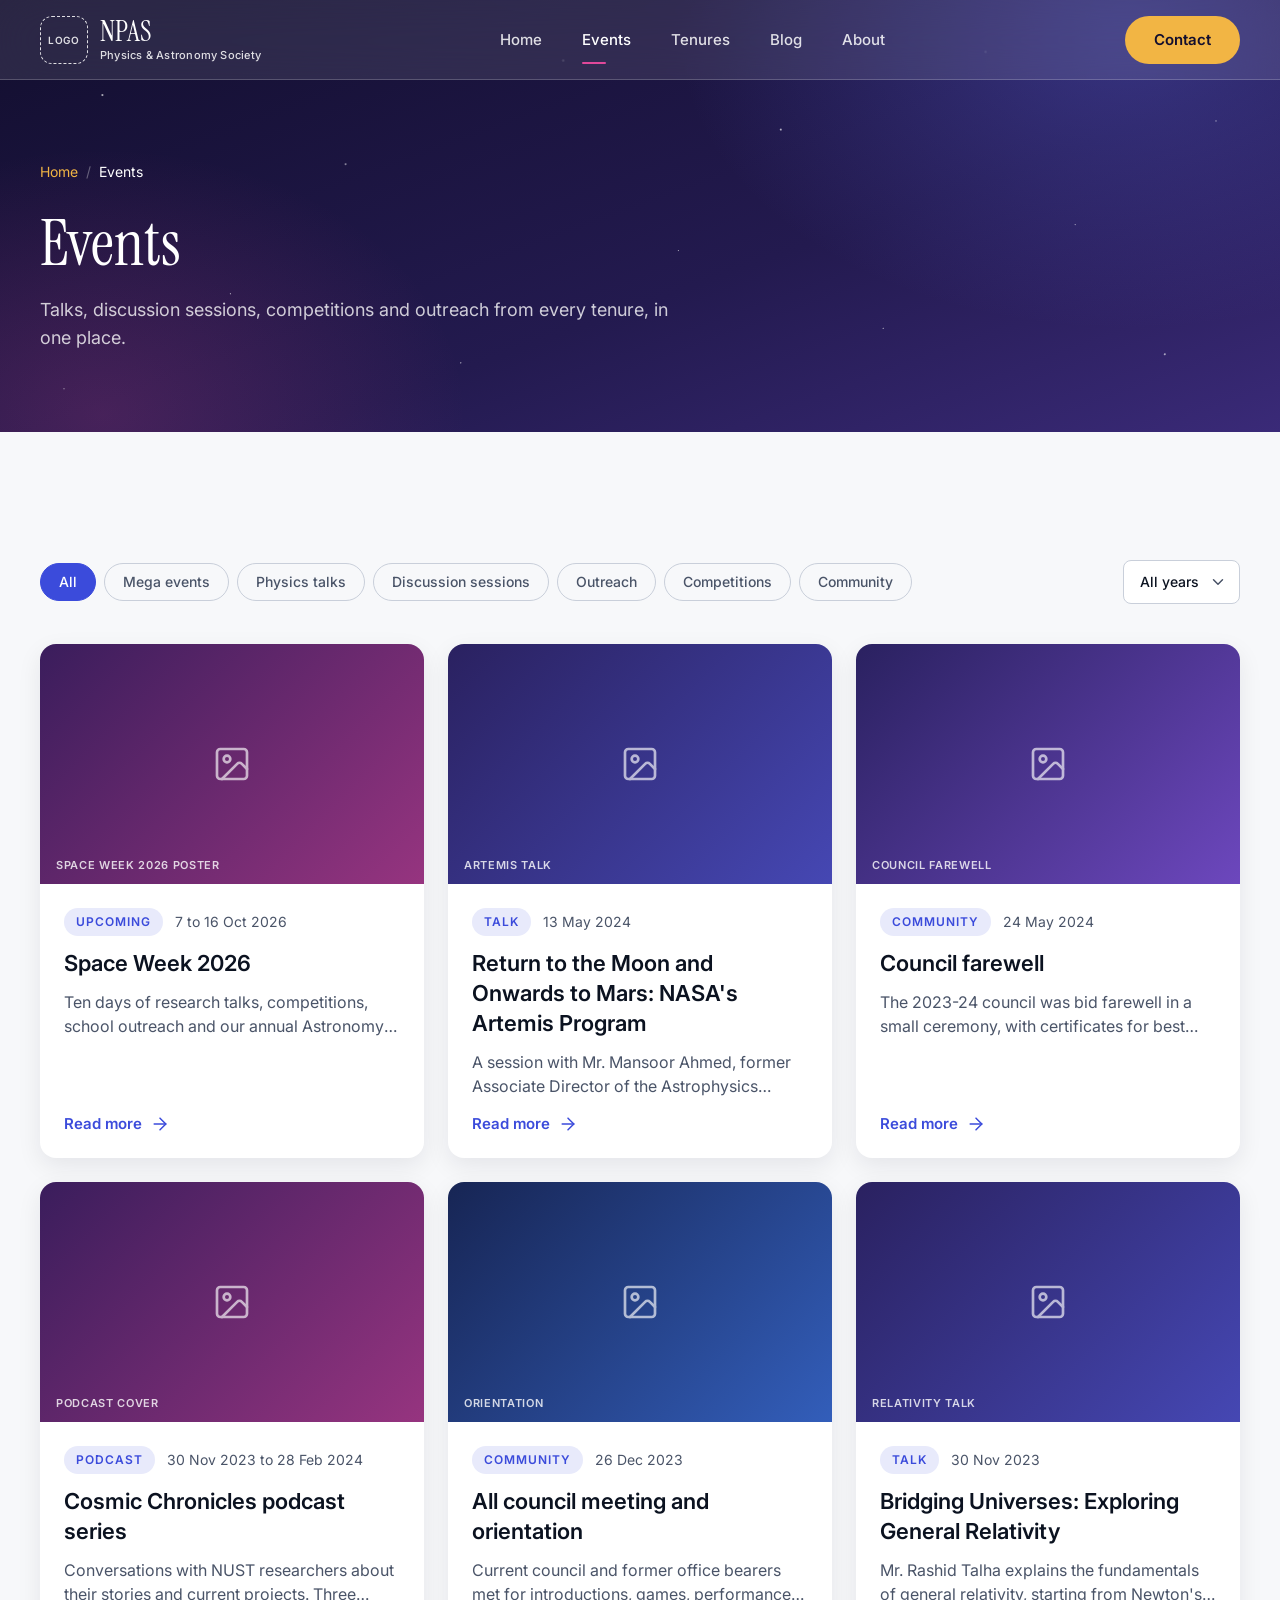
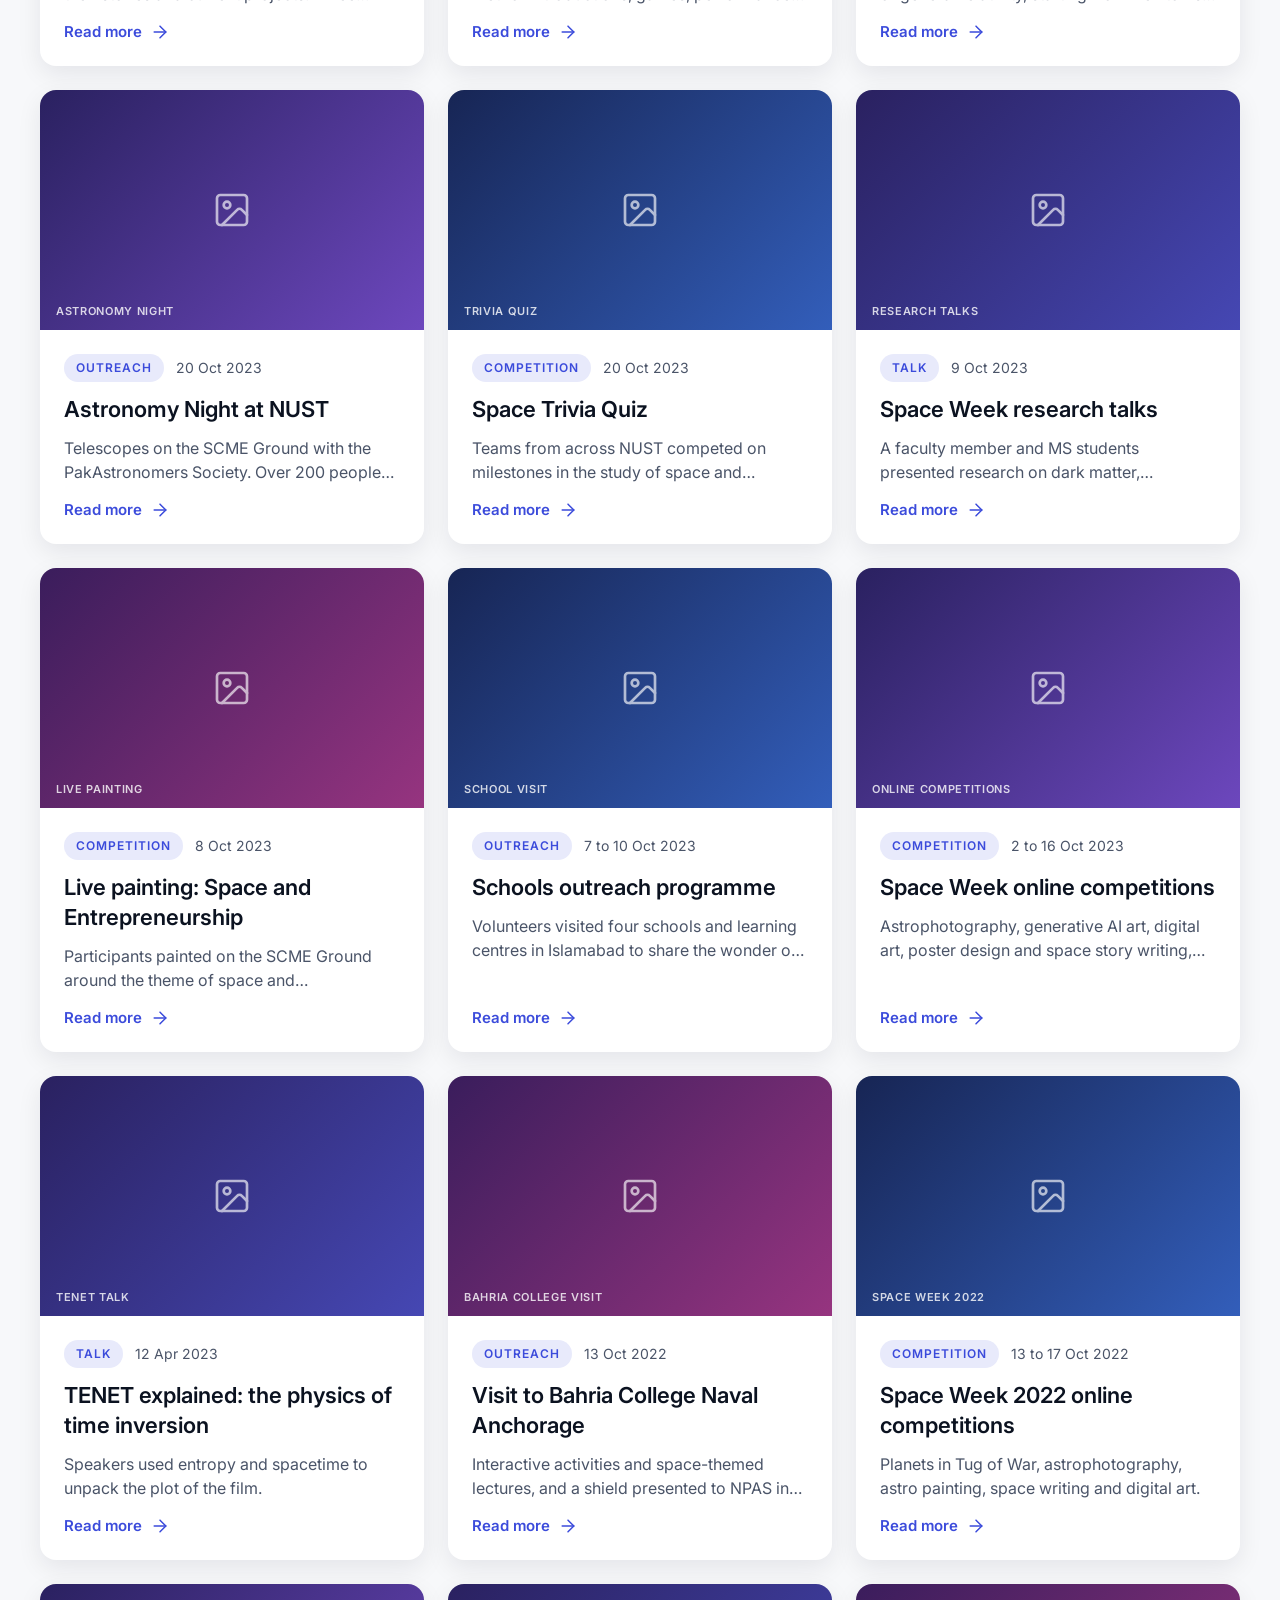
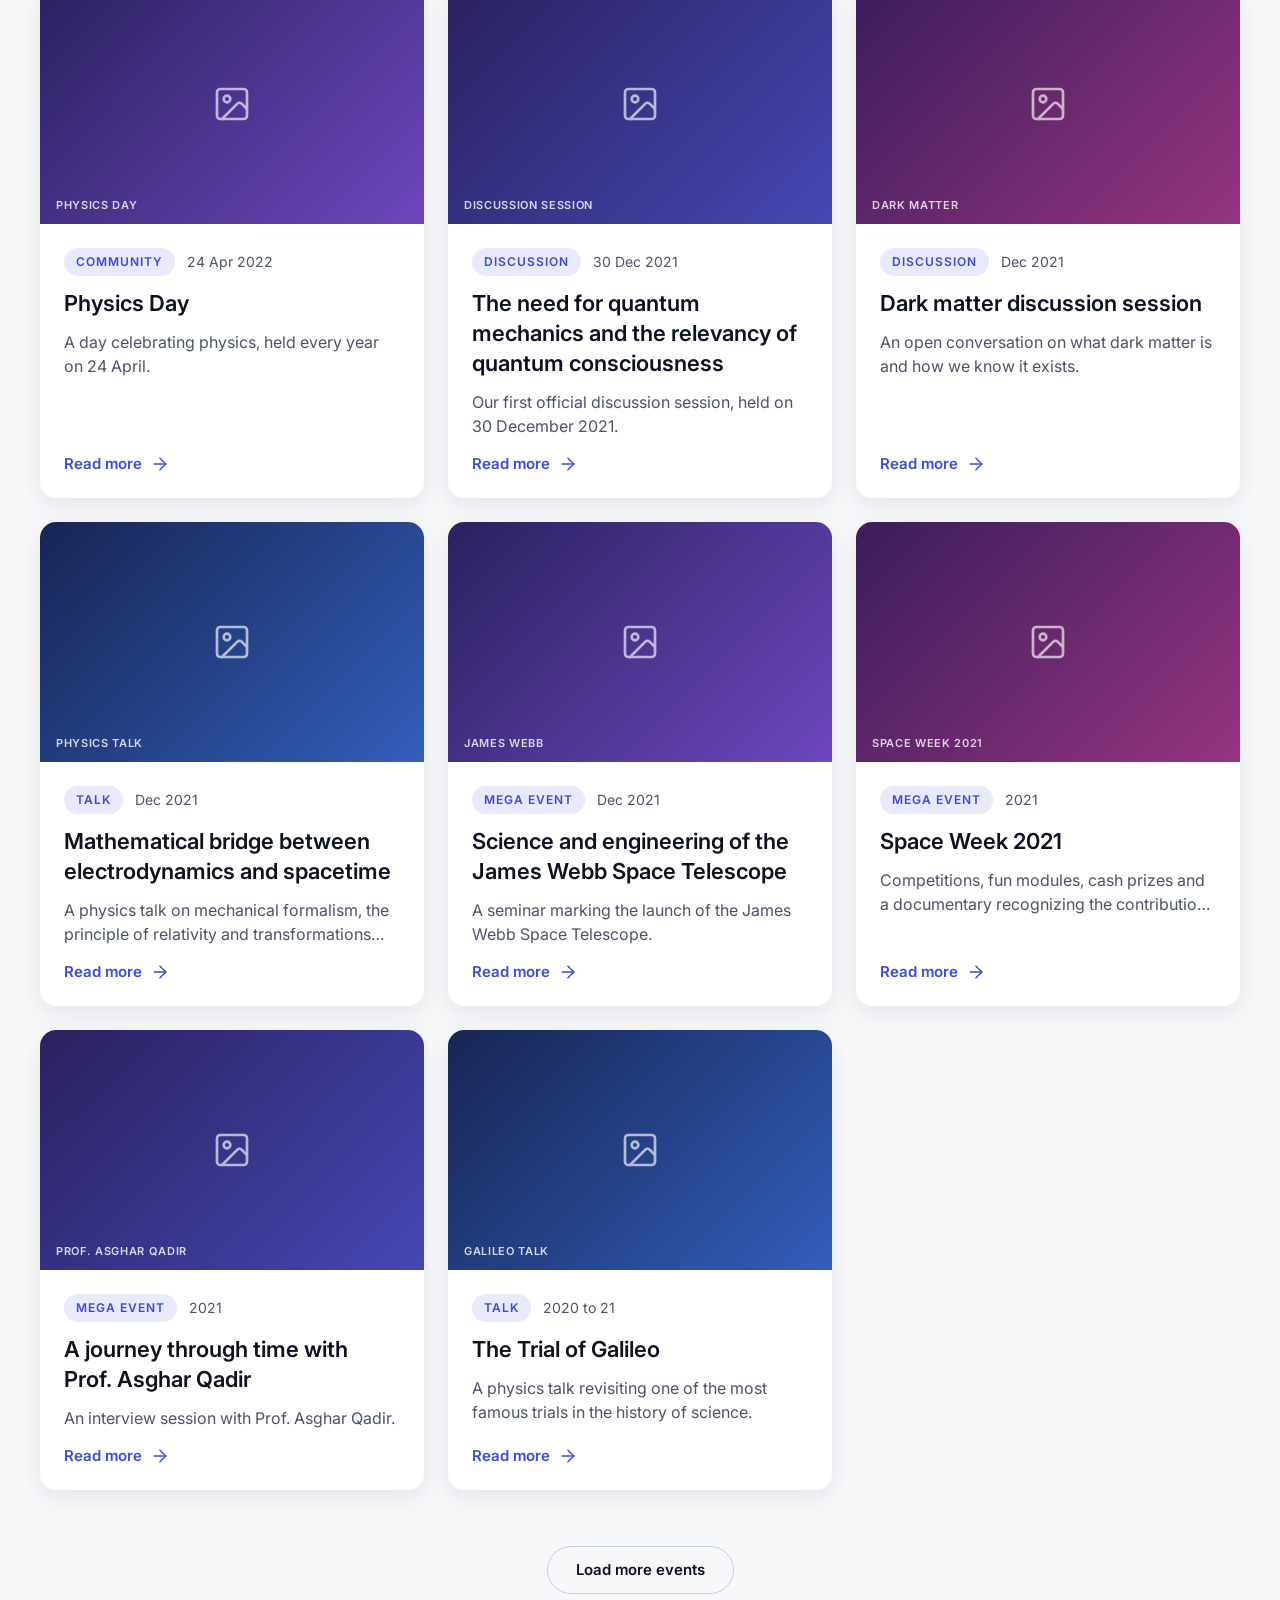
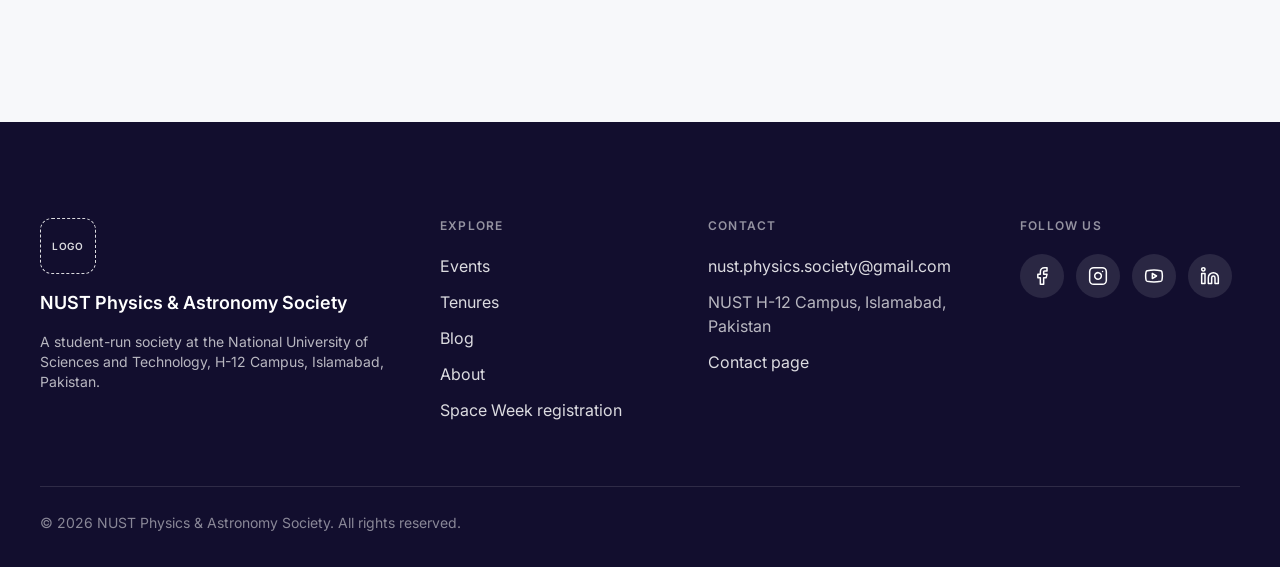
<file: events.html>
<!DOCTYPE html>
<html lang="en">
<head>
  <meta charset="utf-8">
  <meta name="viewport" content="width=device-width, initial-scale=1">
  <title>Events | NUST Physics &amp; Astronomy Society</title>
  <meta name="description" content="Browse all NPAS events: talks, discussion sessions, competitions, outreach and mega events.">
  <meta name="theme-color" content="#120E2E">
  <!-- FAVICON PLACEHOLDER: add assets/images/favicon.png -->
  <link rel="icon" href="assets/images/favicon.png">
  <link rel="preconnect" href="https://fonts.googleapis.com">
  <link rel="preconnect" href="https://fonts.gstatic.com" crossorigin>
  <link href="https://fonts.googleapis.com/css2?family=Instrument+Serif:ital@0;1&family=Inter:wght@400;500;600&display=swap" rel="stylesheet">
  <link rel="stylesheet" href="css/styles.css">
</head>
<body>
<a class="skip-link" href="#main">Skip to content</a>
<header class="nav" id="nav">
  <div class="container nav-inner">
    <a class="brand" href="index.html" aria-label="NPAS home">
      <!-- LOGO PLACEHOLDER: replace this span with <img src="assets/images/npas-logo.svg" alt="NPAS logo"> --><span class="logo-slot " role="img" aria-label="NPAS logo placeholder">LOGO</span>
      <span class="brand-text"><span class="brand-name">NPAS</span><span class="brand-sub">Physics &amp; Astronomy Society</span></span>
    </a>
    <nav class="nav-links" id="navLinks" aria-label="Main"><a href="index.html">Home</a><a href="events.html" aria-current="page">Events</a><a href="tenures.html">Tenures</a><a href="blog.html">Blog</a><a href="about.html">About</a><a class="btn btn-amber nav-cta-mobile" href="contact.html">Contact</a></nav>
    <a class="btn btn-amber nav-cta" href="contact.html">Contact</a>
    <button class="nav-toggle" type="button" aria-label="Open menu" aria-expanded="false" aria-controls="navLinks"><span></span><span></span><span></span></button>
  </div>
</header>
<main id="main">
<section class="page-hero space-bg on-dark">
  <div class="container">
    <nav class="breadcrumb" aria-label="Breadcrumb"><a href="index.html">Home</a><span class="sep" aria-hidden="true">/</span><span aria-current="page">Events</span></nav>
    <h1>Events</h1>
    <p class="lead" style="margin-top:16px">Talks, discussion sessions, competitions and outreach from every tenure, in one place.</p>
    
  </div>
</section>
<section class="section section--base" data-filter-scope>
  <div class="container">
    <div class="toolbar">
      <div class="filter-row" role="group" aria-label="Filter events by type"><button class="pill-btn" data-filter="all" aria-pressed="true">All</button><button class="pill-btn" data-filter="mega" aria-pressed="false">Mega events</button><button class="pill-btn" data-filter="talks" aria-pressed="false">Physics talks</button><button class="pill-btn" data-filter="discussion" aria-pressed="false">Discussion sessions</button><button class="pill-btn" data-filter="outreach" aria-pressed="false">Outreach</button><button class="pill-btn" data-filter="competitions" aria-pressed="false">Competitions</button><button class="pill-btn" data-filter="community" aria-pressed="false">Community</button></div>
      <label class="visually-hidden" for="year">Filter by year</label>
      <select class="select" id="year" data-year-filter><option value="all">All years</option><option value="2026">2026</option><option value="2024">2024</option><option value="2023">2023</option><option value="2022">2022</option><option value="2021">2021</option><option value="2020">2020</option></select>
    </div>
    <div class="grid grid-3"><article class="card card-link-cover" data-cat="mega" data-year="2026">
  <div class="ph ph--b ph--16x10" data-label="Space Week 2026 poster" role="img" aria-label="Space Week 2026 poster (image placeholder)" ><!-- <img src="assets/images/FILE.jpg" alt="Space Week 2026 poster"> --></div>
  <div class="card-body">
    <div class="meta"><span class="tag">Upcoming</span><span>7 to 16 Oct 2026</span></div>
    <h3>Space Week 2026</h3>
    <p class="clamp-2">Ten days of research talks, competitions, school outreach and our annual Astronomy Night.</p>
    <a class="btn-ghost stretch" href="event-detail.html">Read more<svg class="icon" viewBox="0 0 24 24" fill="none" stroke="currentColor" stroke-width="1.8" stroke-linecap="round" stroke-linejoin="round" aria-hidden="true"><path d="M5 12h14"/><path d="m12 5 7 7-7 7"/></svg></a>
  </div>
</article><article class="card card-link-cover" data-cat="talks" data-year="2024">
  <div class="ph ph--a ph--16x10" data-label="Artemis talk" role="img" aria-label="Artemis talk (image placeholder)" ><!-- <img src="assets/images/FILE.jpg" alt="Artemis talk"> --></div>
  <div class="card-body">
    <div class="meta"><span class="tag">Talk</span><span>13 May 2024</span></div>
    <h3>Return to the Moon and Onwards to Mars: NASA's Artemis Program</h3>
    <p class="clamp-2">A session with Mr. Mansoor Ahmed, former Associate Director of the Astrophysics Projects Division at NASA Goddard.</p>
    <a class="btn-ghost stretch" href="event-detail.html">Read more<svg class="icon" viewBox="0 0 24 24" fill="none" stroke="currentColor" stroke-width="1.8" stroke-linecap="round" stroke-linejoin="round" aria-hidden="true"><path d="M5 12h14"/><path d="m12 5 7 7-7 7"/></svg></a>
  </div>
</article><article class="card card-link-cover" data-cat="community" data-year="2024">
  <div class="ph ph--d ph--16x10" data-label="Council farewell" role="img" aria-label="Council farewell (image placeholder)" ><!-- <img src="assets/images/FILE.jpg" alt="Council farewell"> --></div>
  <div class="card-body">
    <div class="meta"><span class="tag">Community</span><span>24 May 2024</span></div>
    <h3>Council farewell</h3>
    <p class="clamp-2">The 2023-24 council was bid farewell in a small ceremony, with certificates for best director, executive and event head.</p>
    <a class="btn-ghost stretch" href="event-detail.html">Read more<svg class="icon" viewBox="0 0 24 24" fill="none" stroke="currentColor" stroke-width="1.8" stroke-linecap="round" stroke-linejoin="round" aria-hidden="true"><path d="M5 12h14"/><path d="m12 5 7 7-7 7"/></svg></a>
  </div>
</article><article class="card card-link-cover" data-cat="talks" data-year="2024">
  <div class="ph ph--b ph--16x10" data-label="Podcast cover" role="img" aria-label="Podcast cover (image placeholder)" ><!-- <img src="assets/images/FILE.jpg" alt="Podcast cover"> --></div>
  <div class="card-body">
    <div class="meta"><span class="tag">Podcast</span><span>30 Nov 2023 to 28 Feb 2024</span></div>
    <h3>Cosmic Chronicles podcast series</h3>
    <p class="clamp-2">Conversations with NUST researchers about their stories and current projects. Three episodes released.</p>
    <a class="btn-ghost stretch" href="event-detail.html">Read more<svg class="icon" viewBox="0 0 24 24" fill="none" stroke="currentColor" stroke-width="1.8" stroke-linecap="round" stroke-linejoin="round" aria-hidden="true"><path d="M5 12h14"/><path d="m12 5 7 7-7 7"/></svg></a>
  </div>
</article><article class="card card-link-cover" data-cat="community" data-year="2023">
  <div class="ph ph--c ph--16x10" data-label="Orientation" role="img" aria-label="Orientation (image placeholder)" ><!-- <img src="assets/images/FILE.jpg" alt="Orientation"> --></div>
  <div class="card-body">
    <div class="meta"><span class="tag">Community</span><span>26 Dec 2023</span></div>
    <h3>All council meeting and orientation</h3>
    <p class="clamp-2">Current council and former office bearers met for introductions, games, performances, pizza and cake.</p>
    <a class="btn-ghost stretch" href="event-detail.html">Read more<svg class="icon" viewBox="0 0 24 24" fill="none" stroke="currentColor" stroke-width="1.8" stroke-linecap="round" stroke-linejoin="round" aria-hidden="true"><path d="M5 12h14"/><path d="m12 5 7 7-7 7"/></svg></a>
  </div>
</article><article class="card card-link-cover" data-cat="talks" data-year="2023">
  <div class="ph ph--a ph--16x10" data-label="Relativity talk" role="img" aria-label="Relativity talk (image placeholder)" ><!-- <img src="assets/images/FILE.jpg" alt="Relativity talk"> --></div>
  <div class="card-body">
    <div class="meta"><span class="tag">Talk</span><span>30 Nov 2023</span></div>
    <h3>Bridging Universes: Exploring General Relativity</h3>
    <p class="clamp-2">Mr. Rashid Talha explains the fundamentals of general relativity, starting from Newton's model of gravity.</p>
    <a class="btn-ghost stretch" href="event-detail.html">Read more<svg class="icon" viewBox="0 0 24 24" fill="none" stroke="currentColor" stroke-width="1.8" stroke-linecap="round" stroke-linejoin="round" aria-hidden="true"><path d="M5 12h14"/><path d="m12 5 7 7-7 7"/></svg></a>
  </div>
</article><article class="card card-link-cover" data-cat="outreach mega" data-year="2023">
  <div class="ph ph--d ph--16x10" data-label="Astronomy Night" role="img" aria-label="Astronomy Night (image placeholder)" ><!-- <img src="assets/images/FILE.jpg" alt="Astronomy Night"> --></div>
  <div class="card-body">
    <div class="meta"><span class="tag">Outreach</span><span>20 Oct 2023</span></div>
    <h3>Astronomy Night at NUST</h3>
    <p class="clamp-2">Telescopes on the SCME Ground with the PakAstronomers Society. Over 200 people attended.</p>
    <a class="btn-ghost stretch" href="event-detail.html">Read more<svg class="icon" viewBox="0 0 24 24" fill="none" stroke="currentColor" stroke-width="1.8" stroke-linecap="round" stroke-linejoin="round" aria-hidden="true"><path d="M5 12h14"/><path d="m12 5 7 7-7 7"/></svg></a>
  </div>
</article><article class="card card-link-cover" data-cat="competitions mega" data-year="2023">
  <div class="ph ph--c ph--16x10" data-label="Trivia quiz" role="img" aria-label="Trivia quiz (image placeholder)" ><!-- <img src="assets/images/FILE.jpg" alt="Trivia quiz"> --></div>
  <div class="card-body">
    <div class="meta"><span class="tag">Competition</span><span>20 Oct 2023</span></div>
    <h3>Space Trivia Quiz</h3>
    <p class="clamp-2">Teams from across NUST competed on milestones in the study of space and astronomy.</p>
    <a class="btn-ghost stretch" href="event-detail.html">Read more<svg class="icon" viewBox="0 0 24 24" fill="none" stroke="currentColor" stroke-width="1.8" stroke-linecap="round" stroke-linejoin="round" aria-hidden="true"><path d="M5 12h14"/><path d="m12 5 7 7-7 7"/></svg></a>
  </div>
</article><article class="card card-link-cover" data-cat="talks mega" data-year="2023">
  <div class="ph ph--a ph--16x10" data-label="Research talks" role="img" aria-label="Research talks (image placeholder)" ><!-- <img src="assets/images/FILE.jpg" alt="Research talks"> --></div>
  <div class="card-body">
    <div class="meta"><span class="tag">Talk</span><span>9 Oct 2023</span></div>
    <h3>Space Week research talks</h3>
    <p class="clamp-2">A faculty member and MS students presented research on dark matter, ionospheric variations and exoplanets.</p>
    <a class="btn-ghost stretch" href="event-detail.html">Read more<svg class="icon" viewBox="0 0 24 24" fill="none" stroke="currentColor" stroke-width="1.8" stroke-linecap="round" stroke-linejoin="round" aria-hidden="true"><path d="M5 12h14"/><path d="m12 5 7 7-7 7"/></svg></a>
  </div>
</article><article class="card card-link-cover" data-cat="competitions mega" data-year="2023">
  <div class="ph ph--b ph--16x10" data-label="Live painting" role="img" aria-label="Live painting (image placeholder)" ><!-- <img src="assets/images/FILE.jpg" alt="Live painting"> --></div>
  <div class="card-body">
    <div class="meta"><span class="tag">Competition</span><span>8 Oct 2023</span></div>
    <h3>Live painting: Space and Entrepreneurship</h3>
    <p class="clamp-2">Participants painted on the SCME Ground around the theme of space and entrepreneurship.</p>
    <a class="btn-ghost stretch" href="event-detail.html">Read more<svg class="icon" viewBox="0 0 24 24" fill="none" stroke="currentColor" stroke-width="1.8" stroke-linecap="round" stroke-linejoin="round" aria-hidden="true"><path d="M5 12h14"/><path d="m12 5 7 7-7 7"/></svg></a>
  </div>
</article><article class="card card-link-cover" data-cat="outreach mega" data-year="2023">
  <div class="ph ph--c ph--16x10" data-label="School visit" role="img" aria-label="School visit (image placeholder)" ><!-- <img src="assets/images/FILE.jpg" alt="School visit"> --></div>
  <div class="card-body">
    <div class="meta"><span class="tag">Outreach</span><span>7 to 10 Oct 2023</span></div>
    <h3>Schools outreach programme</h3>
    <p class="clamp-2">Volunteers visited four schools and learning centres in Islamabad to share the wonder of the universe.</p>
    <a class="btn-ghost stretch" href="event-detail.html">Read more<svg class="icon" viewBox="0 0 24 24" fill="none" stroke="currentColor" stroke-width="1.8" stroke-linecap="round" stroke-linejoin="round" aria-hidden="true"><path d="M5 12h14"/><path d="m12 5 7 7-7 7"/></svg></a>
  </div>
</article><article class="card card-link-cover" data-cat="competitions mega" data-year="2023">
  <div class="ph ph--d ph--16x10" data-label="Online competitions" role="img" aria-label="Online competitions (image placeholder)" ><!-- <img src="assets/images/FILE.jpg" alt="Online competitions"> --></div>
  <div class="card-body">
    <div class="meta"><span class="tag">Competition</span><span>2 to 16 Oct 2023</span></div>
    <h3>Space Week online competitions</h3>
    <p class="clamp-2">Astrophotography, generative AI art, digital art, poster design and space story writing, open nationwide.</p>
    <a class="btn-ghost stretch" href="event-detail.html">Read more<svg class="icon" viewBox="0 0 24 24" fill="none" stroke="currentColor" stroke-width="1.8" stroke-linecap="round" stroke-linejoin="round" aria-hidden="true"><path d="M5 12h14"/><path d="m12 5 7 7-7 7"/></svg></a>
  </div>
</article><article class="card card-link-cover" data-cat="talks" data-year="2023">
  <div class="ph ph--a ph--16x10" data-label="TENET talk" role="img" aria-label="TENET talk (image placeholder)" ><!-- <img src="assets/images/FILE.jpg" alt="TENET talk"> --></div>
  <div class="card-body">
    <div class="meta"><span class="tag">Talk</span><span>12 Apr 2023</span></div>
    <h3>TENET explained: the physics of time inversion</h3>
    <p class="clamp-2">Speakers used entropy and spacetime to unpack the plot of the film.</p>
    <a class="btn-ghost stretch" href="event-detail.html">Read more<svg class="icon" viewBox="0 0 24 24" fill="none" stroke="currentColor" stroke-width="1.8" stroke-linecap="round" stroke-linejoin="round" aria-hidden="true"><path d="M5 12h14"/><path d="m12 5 7 7-7 7"/></svg></a>
  </div>
</article><article class="card card-link-cover" data-cat="outreach" data-year="2022">
  <div class="ph ph--b ph--16x10" data-label="Bahria College visit" role="img" aria-label="Bahria College visit (image placeholder)" ><!-- <img src="assets/images/FILE.jpg" alt="Bahria College visit"> --></div>
  <div class="card-body">
    <div class="meta"><span class="tag">Outreach</span><span>13 Oct 2022</span></div>
    <h3>Visit to Bahria College Naval Anchorage</h3>
    <p class="clamp-2">Interactive activities and space-themed lectures, and a shield presented to NPAS in appreciation.</p>
    <a class="btn-ghost stretch" href="event-detail.html">Read more<svg class="icon" viewBox="0 0 24 24" fill="none" stroke="currentColor" stroke-width="1.8" stroke-linecap="round" stroke-linejoin="round" aria-hidden="true"><path d="M5 12h14"/><path d="m12 5 7 7-7 7"/></svg></a>
  </div>
</article><article class="card card-link-cover" data-cat="competitions mega" data-year="2022">
  <div class="ph ph--c ph--16x10" data-label="Space Week 2022" role="img" aria-label="Space Week 2022 (image placeholder)" ><!-- <img src="assets/images/FILE.jpg" alt="Space Week 2022"> --></div>
  <div class="card-body">
    <div class="meta"><span class="tag">Competition</span><span>13 to 17 Oct 2022</span></div>
    <h3>Space Week 2022 online competitions</h3>
    <p class="clamp-2">Planets in Tug of War, astrophotography, astro painting, space writing and digital art.</p>
    <a class="btn-ghost stretch" href="event-detail.html">Read more<svg class="icon" viewBox="0 0 24 24" fill="none" stroke="currentColor" stroke-width="1.8" stroke-linecap="round" stroke-linejoin="round" aria-hidden="true"><path d="M5 12h14"/><path d="m12 5 7 7-7 7"/></svg></a>
  </div>
</article><article class="card card-link-cover" data-cat="community" data-year="2022">
  <div class="ph ph--d ph--16x10" data-label="Physics Day" role="img" aria-label="Physics Day (image placeholder)" ><!-- <img src="assets/images/FILE.jpg" alt="Physics Day"> --></div>
  <div class="card-body">
    <div class="meta"><span class="tag">Community</span><span>24 Apr 2022</span></div>
    <h3>Physics Day</h3>
    <p class="clamp-2">A day celebrating physics, held every year on 24 April.</p>
    <a class="btn-ghost stretch" href="event-detail.html">Read more<svg class="icon" viewBox="0 0 24 24" fill="none" stroke="currentColor" stroke-width="1.8" stroke-linecap="round" stroke-linejoin="round" aria-hidden="true"><path d="M5 12h14"/><path d="m12 5 7 7-7 7"/></svg></a>
  </div>
</article><article class="card card-link-cover" data-cat="discussion" data-year="2021">
  <div class="ph ph--a ph--16x10" data-label="Discussion session" role="img" aria-label="Discussion session (image placeholder)" ><!-- <img src="assets/images/FILE.jpg" alt="Discussion session"> --></div>
  <div class="card-body">
    <div class="meta"><span class="tag">Discussion</span><span>30 Dec 2021</span></div>
    <h3>The need for quantum mechanics and the relevancy of quantum consciousness</h3>
    <p class="clamp-2">Our first official discussion session, held on 30 December 2021.</p>
    <a class="btn-ghost stretch" href="event-detail.html">Read more<svg class="icon" viewBox="0 0 24 24" fill="none" stroke="currentColor" stroke-width="1.8" stroke-linecap="round" stroke-linejoin="round" aria-hidden="true"><path d="M5 12h14"/><path d="m12 5 7 7-7 7"/></svg></a>
  </div>
</article><article class="card card-link-cover" data-cat="discussion" data-year="2021">
  <div class="ph ph--b ph--16x10" data-label="Dark matter" role="img" aria-label="Dark matter (image placeholder)" ><!-- <img src="assets/images/FILE.jpg" alt="Dark matter"> --></div>
  <div class="card-body">
    <div class="meta"><span class="tag">Discussion</span><span>Dec 2021</span></div>
    <h3>Dark matter discussion session</h3>
    <p class="clamp-2">An open conversation on what dark matter is and how we know it exists.</p>
    <a class="btn-ghost stretch" href="event-detail.html">Read more<svg class="icon" viewBox="0 0 24 24" fill="none" stroke="currentColor" stroke-width="1.8" stroke-linecap="round" stroke-linejoin="round" aria-hidden="true"><path d="M5 12h14"/><path d="m12 5 7 7-7 7"/></svg></a>
  </div>
</article><article class="card card-link-cover" data-cat="talks" data-year="2021">
  <div class="ph ph--c ph--16x10" data-label="Physics talk" role="img" aria-label="Physics talk (image placeholder)" ><!-- <img src="assets/images/FILE.jpg" alt="Physics talk"> --></div>
  <div class="card-body">
    <div class="meta"><span class="tag">Talk</span><span>Dec 2021</span></div>
    <h3>Mathematical bridge between electrodynamics and spacetime</h3>
    <p class="clamp-2">A physics talk on mechanical formalism, the principle of relativity and transformations between inertial frames.</p>
    <a class="btn-ghost stretch" href="event-detail.html">Read more<svg class="icon" viewBox="0 0 24 24" fill="none" stroke="currentColor" stroke-width="1.8" stroke-linecap="round" stroke-linejoin="round" aria-hidden="true"><path d="M5 12h14"/><path d="m12 5 7 7-7 7"/></svg></a>
  </div>
</article><article class="card card-link-cover" data-cat="mega" data-year="2021">
  <div class="ph ph--d ph--16x10" data-label="James Webb" role="img" aria-label="James Webb (image placeholder)" ><!-- <img src="assets/images/FILE.jpg" alt="James Webb"> --></div>
  <div class="card-body">
    <div class="meta"><span class="tag">Mega event</span><span>Dec 2021</span></div>
    <h3>Science and engineering of the James Webb Space Telescope</h3>
    <p class="clamp-2">A seminar marking the launch of the James Webb Space Telescope.</p>
    <a class="btn-ghost stretch" href="event-detail.html">Read more<svg class="icon" viewBox="0 0 24 24" fill="none" stroke="currentColor" stroke-width="1.8" stroke-linecap="round" stroke-linejoin="round" aria-hidden="true"><path d="M5 12h14"/><path d="m12 5 7 7-7 7"/></svg></a>
  </div>
</article><article class="card card-link-cover" data-cat="mega" data-year="2021">
  <div class="ph ph--b ph--16x10" data-label="Space Week 2021" role="img" aria-label="Space Week 2021 (image placeholder)" ><!-- <img src="assets/images/FILE.jpg" alt="Space Week 2021"> --></div>
  <div class="card-body">
    <div class="meta"><span class="tag">Mega event</span><span>2021</span></div>
    <h3>Space Week 2021</h3>
    <p class="clamp-2">Competitions, fun modules, cash prizes and a documentary recognizing the contributions of women to space sciences.</p>
    <a class="btn-ghost stretch" href="event-detail.html">Read more<svg class="icon" viewBox="0 0 24 24" fill="none" stroke="currentColor" stroke-width="1.8" stroke-linecap="round" stroke-linejoin="round" aria-hidden="true"><path d="M5 12h14"/><path d="m12 5 7 7-7 7"/></svg></a>
  </div>
</article><article class="card card-link-cover" data-cat="mega talks" data-year="2021">
  <div class="ph ph--a ph--16x10" data-label="Prof. Asghar Qadir" role="img" aria-label="Prof. Asghar Qadir (image placeholder)" ><!-- <img src="assets/images/FILE.jpg" alt="Prof. Asghar Qadir"> --></div>
  <div class="card-body">
    <div class="meta"><span class="tag">Mega event</span><span>2021</span></div>
    <h3>A journey through time with Prof. Asghar Qadir</h3>
    <p class="clamp-2">An interview session with Prof. Asghar Qadir.</p>
    <a class="btn-ghost stretch" href="event-detail.html">Read more<svg class="icon" viewBox="0 0 24 24" fill="none" stroke="currentColor" stroke-width="1.8" stroke-linecap="round" stroke-linejoin="round" aria-hidden="true"><path d="M5 12h14"/><path d="m12 5 7 7-7 7"/></svg></a>
  </div>
</article><article class="card card-link-cover" data-cat="talks" data-year="2020">
  <div class="ph ph--c ph--16x10" data-label="Galileo talk" role="img" aria-label="Galileo talk (image placeholder)" ><!-- <img src="assets/images/FILE.jpg" alt="Galileo talk"> --></div>
  <div class="card-body">
    <div class="meta"><span class="tag">Talk</span><span>2020 to 21</span></div>
    <h3>The Trial of Galileo</h3>
    <p class="clamp-2">A physics talk revisiting one of the most famous trials in the history of science.</p>
    <a class="btn-ghost stretch" href="event-detail.html">Read more<svg class="icon" viewBox="0 0 24 24" fill="none" stroke="currentColor" stroke-width="1.8" stroke-linecap="round" stroke-linejoin="round" aria-hidden="true"><path d="M5 12h14"/><path d="m12 5 7 7-7 7"/></svg></a>
  </div>
</article></div>
    <div class="empty-state"><h3>No events match these filters</h3><p style="margin:8px 0 20px">Try another event type or choose all years.</p><button class="btn btn-outline" type="button" data-reset>Clear filters</button></div>
    <div class="load-more"><button class="btn btn-outline" type="button">Load more events</button></div>
  </div>
</section>
</main>
<footer class="footer">
  <div class="container">
    <div class="footer-grid">
      <div class="stack stack-16">
        <!-- LOGO PLACEHOLDER: replace this span with <img src="assets/images/npas-logo.svg" alt="NPAS logo"> --><span class="logo-slot logo-slot--lg" role="img" aria-label="NPAS logo placeholder">LOGO</span>
        <p class="brand-name-lg">NUST Physics &amp; Astronomy Society</p>
        <p class="small">A student-run society at the National University of Sciences and Technology, H-12 Campus, Islamabad, Pakistan.</p>
      </div>
      <div><h4>Explore</h4><ul><li><a href="events.html">Events</a></li><li><a href="tenures.html">Tenures</a></li><li><a href="blog.html">Blog</a></li><li><a href="about.html">About</a></li><li><a href="register.html">Space Week registration</a></li></ul></div>
      <div><h4>Contact</h4><ul><li><a href="mailto:nust.physics.society@gmail.com">nust.physics.society@gmail.com</a></li><li>NUST H-12 Campus, Islamabad, Pakistan</li><li><a href="contact.html">Contact page</a></li></ul></div>
      <div><h4>Follow us</h4><div class="social-row"><a class="social" href="https://www.facebook.com/npas.nust" aria-label="Facebook" target="_blank" rel="noopener"><svg class="icon" viewBox="0 0 24 24" fill="none" stroke="currentColor" stroke-width="1.8" stroke-linecap="round" stroke-linejoin="round" aria-hidden="true"><path d="M18 2h-3a5 5 0 0 0-5 5v3H7v4h3v8h4v-8h3l1-4h-4V7a1 1 0 0 1 1-1h3z"/></svg></a><a class="social" href="https://www.instagram.com/npasofficial/" aria-label="Instagram" target="_blank" rel="noopener"><svg class="icon" viewBox="0 0 24 24" fill="none" stroke="currentColor" stroke-width="1.8" stroke-linecap="round" stroke-linejoin="round" aria-hidden="true"><rect width="20" height="20" x="2" y="2" rx="5" ry="5"/><path d="M16 11.37A4 4 0 1 1 12.63 8 4 4 0 0 1 16 11.37z"/><line x1="17.5" x2="17.51" y1="6.5" y2="6.5"/></svg></a><a class="social" href="https://www.youtube.com/@nustphysicsandastronomysociety" aria-label="YouTube" target="_blank" rel="noopener"><svg class="icon" viewBox="0 0 24 24" fill="none" stroke="currentColor" stroke-width="1.8" stroke-linecap="round" stroke-linejoin="round" aria-hidden="true"><path d="M2.5 17a24.12 24.12 0 0 1 0-10 2 2 0 0 1 1.4-1.4 49.56 49.56 0 0 1 16.2 0A2 2 0 0 1 21.5 7a24.12 24.12 0 0 1 0 10 2 2 0 0 1-1.4 1.4 49.55 49.55 0 0 1-16.2 0A2 2 0 0 1 2.5 17"/><path d="m10 15 5-3-5-3z"/></svg></a><a class="social" href="https://www.linkedin.com/company/nustnpas" aria-label="LinkedIn" target="_blank" rel="noopener"><svg class="icon" viewBox="0 0 24 24" fill="none" stroke="currentColor" stroke-width="1.8" stroke-linecap="round" stroke-linejoin="round" aria-hidden="true"><path d="M16 8a6 6 0 0 1 6 6v7h-4v-7a2 2 0 0 0-2-2 2 2 0 0 0-2 2v7h-4v-7a6 6 0 0 1 6-6z"/><rect width="4" height="12" x="2" y="9"/><circle cx="4" cy="4" r="2"/></svg></a></div></div>
    </div>
    <div class="footer-bottom"><span>&copy; 2026 NUST Physics &amp; Astronomy Society. All rights reserved.</span></div>
  </div>
</footer>

<script src="js/main.js"></script>
</body>
</html>
</file>
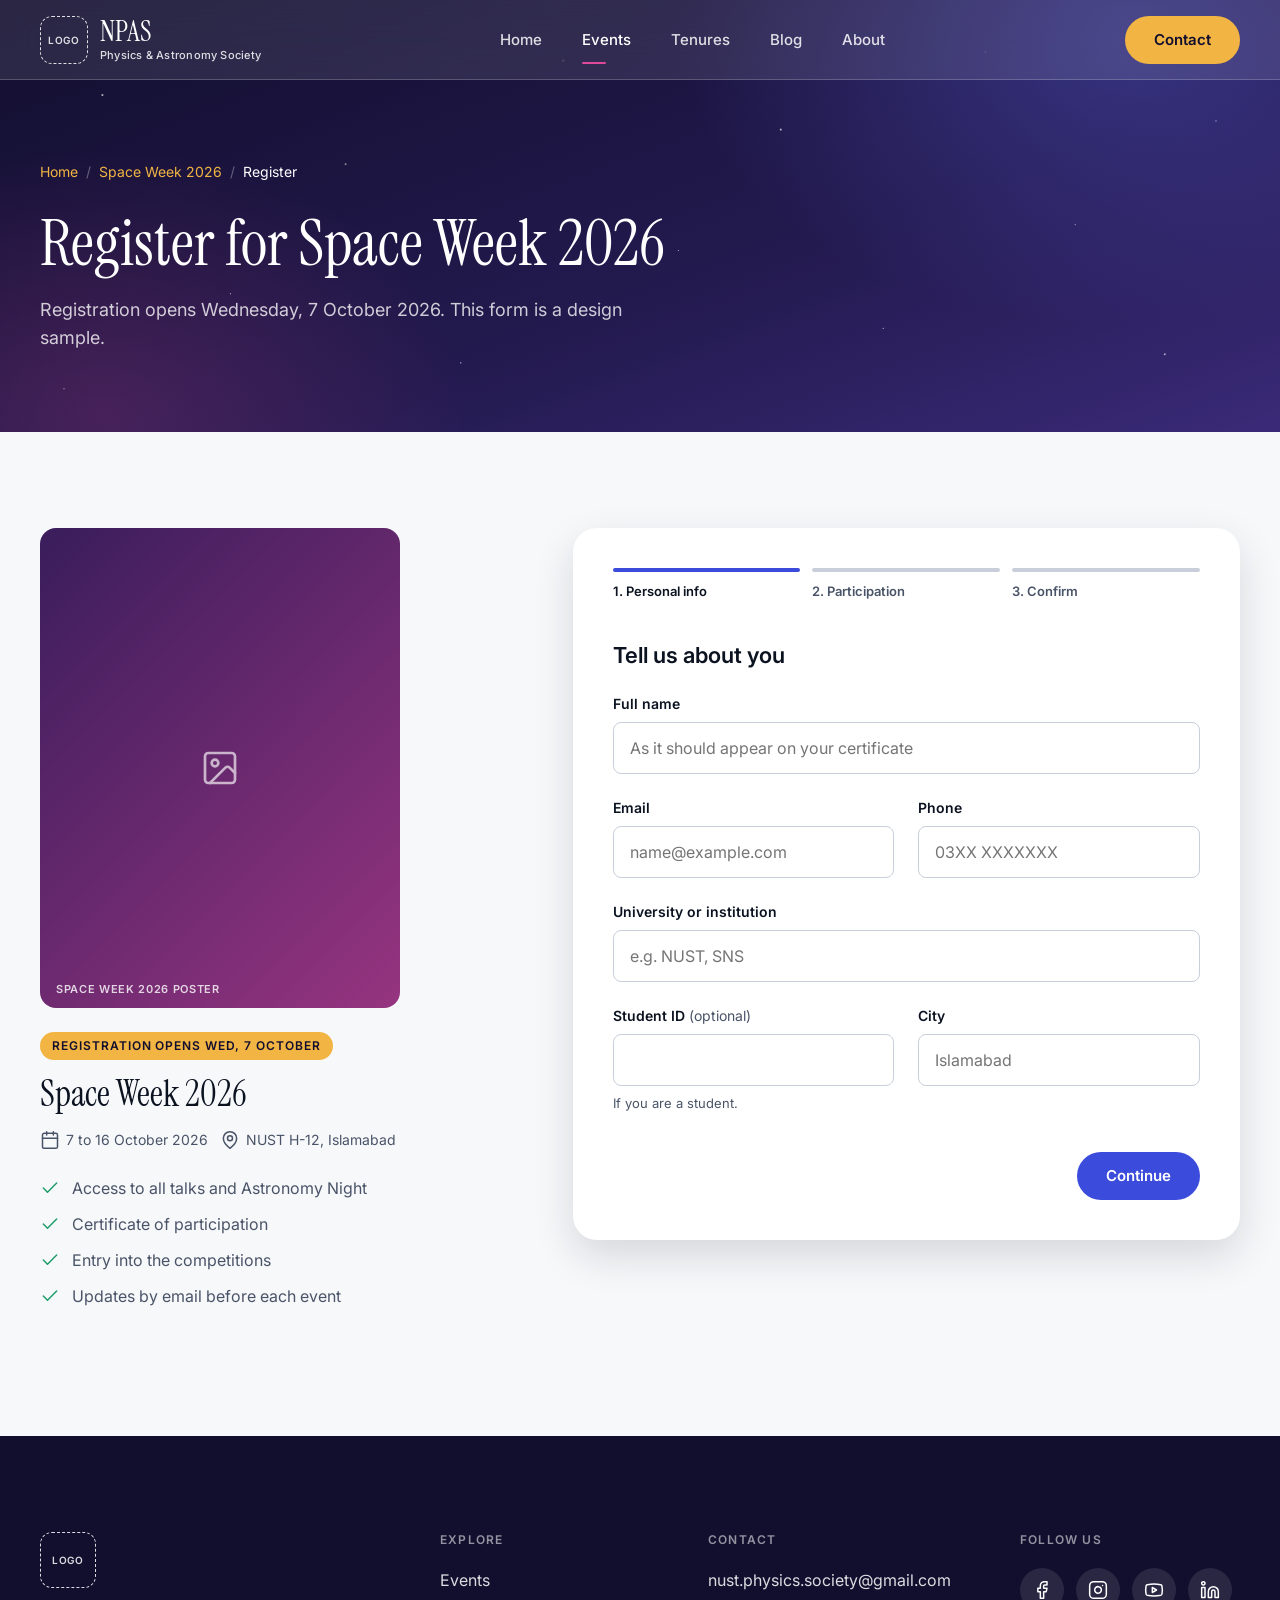
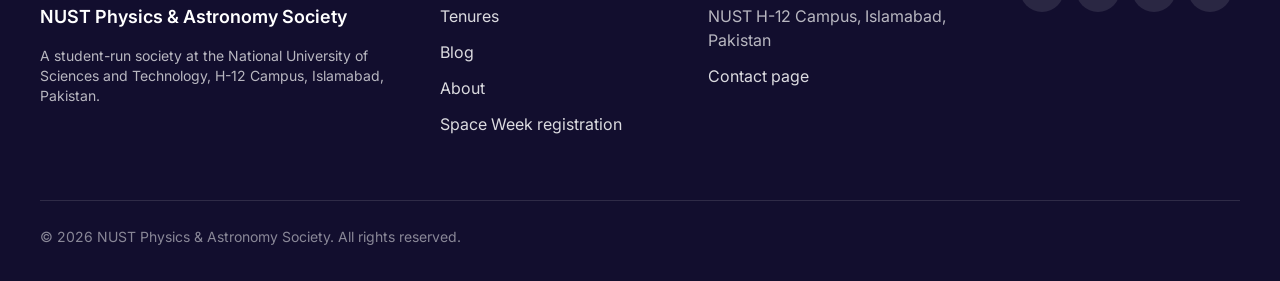
<file: register.html>
<!DOCTYPE html>
<html lang="en">
<head>
  <meta charset="utf-8">
  <meta name="viewport" content="width=device-width, initial-scale=1">
  <title>Register for Space Week 2026 | NUST Physics &amp; Astronomy Society</title>
  <meta name="description" content="Register for Space Week 2026 at NUST. Free entry.">
  <meta name="theme-color" content="#120E2E">
  <!-- FAVICON PLACEHOLDER: add assets/images/favicon.png -->
  <link rel="icon" href="assets/images/favicon.png">
  <link rel="preconnect" href="https://fonts.googleapis.com">
  <link rel="preconnect" href="https://fonts.gstatic.com" crossorigin>
  <link href="https://fonts.googleapis.com/css2?family=Instrument+Serif:ital@0;1&family=Inter:wght@400;500;600&display=swap" rel="stylesheet">
  <link rel="stylesheet" href="css/styles.css">
</head>
<body>
<a class="skip-link" href="#main">Skip to content</a>
<header class="nav" id="nav">
  <div class="container nav-inner">
    <a class="brand" href="index.html" aria-label="NPAS home">
      <!-- LOGO PLACEHOLDER: replace this span with <img src="assets/images/npas-logo.svg" alt="NPAS logo"> --><span class="logo-slot " role="img" aria-label="NPAS logo placeholder">LOGO</span>
      <span class="brand-text"><span class="brand-name">NPAS</span><span class="brand-sub">Physics &amp; Astronomy Society</span></span>
    </a>
    <nav class="nav-links" id="navLinks" aria-label="Main"><a href="index.html">Home</a><a href="events.html" aria-current="page">Events</a><a href="tenures.html">Tenures</a><a href="blog.html">Blog</a><a href="about.html">About</a><a class="btn btn-amber nav-cta-mobile" href="contact.html">Contact</a></nav>
    <a class="btn btn-amber nav-cta" href="contact.html">Contact</a>
    <button class="nav-toggle" type="button" aria-label="Open menu" aria-expanded="false" aria-controls="navLinks"><span></span><span></span><span></span></button>
  </div>
</header>
<main id="main">
<section class="page-hero space-bg on-dark">
  <div class="container">
    <nav class="breadcrumb" aria-label="Breadcrumb"><a href="index.html">Home</a><span class="sep" aria-hidden="true">/</span><a href="event-detail.html">Space Week 2026</a><span class="sep" aria-hidden="true">/</span><span aria-current="page">Register</span></nav>
    <h1>Register for Space Week 2026</h1>
    <p class="lead" style="margin-top:16px">Registration opens Wednesday, 7 October 2026. This form is a design sample.</p>
    
  </div>
</section>
<section class="section section--base" style="padding-top:96px">
  <div class="container register-grid">
    <aside class="sticky-col" aria-label="Event summary">
      <div class="ph ph--b ph--3x4" data-label="Space Week 2026 poster" role="img" aria-label="Space Week 2026 poster (image placeholder)" ><!-- <img src="assets/images/FILE.jpg" alt="Space Week 2026 poster"> --></div>
      <div class="stack stack-12">
        <span class="tag tag--amber" style="align-self:flex-start">Registration opens Wed, 7 October</span>
        <h2 style="font-size:36px;line-height:44px">Space Week 2026</h2>
        <p class="meta"><span class="row row-8" style="gap:6px"><svg class="icon" viewBox="0 0 24 24" fill="none" stroke="currentColor" stroke-width="1.8" stroke-linecap="round" stroke-linejoin="round" aria-hidden="true"><rect width="18" height="18" x="3" y="4" rx="2"/><path d="M16 2v4M8 2v4M3 10h18"/></svg>7 to 16 October 2026</span><span class="row row-8" style="gap:6px"><svg class="icon" viewBox="0 0 24 24" fill="none" stroke="currentColor" stroke-width="1.8" stroke-linecap="round" stroke-linejoin="round" aria-hidden="true"><path d="M20 10c0 6-8 12-8 12s-8-6-8-12a8 8 0 0 1 16 0Z"/><circle cx="12" cy="10" r="3"/></svg>NUST H-12, Islamabad</span></p>
      </div>
      <ul class="check-list"><li><svg class="icon" viewBox="0 0 24 24" fill="none" stroke="currentColor" stroke-width="1.8" stroke-linecap="round" stroke-linejoin="round" aria-hidden="true"><path d="M20 6 9 17l-5-5"/></svg><span>Access to all talks and Astronomy Night</span></li><li><svg class="icon" viewBox="0 0 24 24" fill="none" stroke="currentColor" stroke-width="1.8" stroke-linecap="round" stroke-linejoin="round" aria-hidden="true"><path d="M20 6 9 17l-5-5"/></svg><span>Certificate of participation</span></li><li><svg class="icon" viewBox="0 0 24 24" fill="none" stroke="currentColor" stroke-width="1.8" stroke-linecap="round" stroke-linejoin="round" aria-hidden="true"><path d="M20 6 9 17l-5-5"/></svg><span>Entry into the competitions</span></li><li><svg class="icon" viewBox="0 0 24 24" fill="none" stroke="currentColor" stroke-width="1.8" stroke-linecap="round" stroke-linejoin="round" aria-hidden="true"><path d="M20 6 9 17l-5-5"/></svg><span>Updates by email before each event</span></li></ul>
    </aside>

    <div class="form-card">
      <ol class="steps" aria-label="Registration progress"><li class="step is-active">1. Personal info</li><li class="step">2. Participation</li><li class="step">3. Confirm</li></ol>

      <form data-stepper novalidate aria-label="Space Week 2026 registration">
        <!-- No login is needed. The registration team will confirm the final fields. -->
        <div class="form-step" data-step="0">
          <h3>Tell us about you</h3>
          <div class="field-grid">
            <div class="field full"><label for="fullname">Full name</label><input id="fullname" name="fullname" type="text" required placeholder="As it should appear on your certificate" autocomplete="name"><span class="err" role="alert"></span></div>
            <div class="field"><label for="email">Email</label><input id="email" name="email" type="email" required placeholder="name@example.com" autocomplete="email"><span class="err" role="alert"></span></div>
            <div class="field"><label for="phone">Phone</label><input id="phone" name="phone" type="tel" required placeholder="03XX XXXXXXX" autocomplete="tel"><span class="err" role="alert"></span></div>
            <div class="field full"><label for="institution">University or institution</label><input id="institution" name="institution" type="text" required placeholder="e.g. NUST, SNS" autocomplete="organization"><span class="err" role="alert"></span></div>
            <div class="field"><label for="studentid">Student ID <span class="opt">(optional)</span></label><input id="studentid" name="studentid" type="text" placeholder="" autocomplete=""><span class="hint" id="studentid-h">If you are a student.</span><span class="err" role="alert"></span></div>
            <div class="field"><label for="city">City</label><input id="city" name="city" type="text" required placeholder="Islamabad" autocomplete="address-level2"><span class="err" role="alert"></span></div>
          </div>
          <div class="form-nav"><span></span><button class="btn btn-primary" type="button" data-next>Continue</button></div>
        </div>

        <div class="form-step" data-step="1" hidden>
          <h3>How will you take part?</h3>
          <fieldset class="field" data-radio-required><legend>Participant type</legend><div class="choice-grid"><label class="choice"><input type="radio" name="ptype" value="NUST student"><span class="choice-box"><strong>NUST student</strong><small>Current NUST student</small></span></label><label class="choice"><input type="radio" name="ptype" value="Other university"><span class="choice-box"><strong>Other university</strong><small>Student at another university</small></span></label><label class="choice"><input type="radio" name="ptype" value="School student"><span class="choice-box"><strong>School student</strong><small>Up to grade 12</small></span></label><label class="choice"><input type="radio" name="ptype" value="General public"><span class="choice-box"><strong>General public</strong><small>Everyone else</small></span></label></div><span class="err" role="alert"></span></fieldset>
          <fieldset class="field"><legend>Events you plan to attend <span class="opt">(choose any)</span></legend><div class="choice-grid"><label class="choice"><input type="checkbox" name="events" value="Research talks"><span class="choice-box"><strong>Research talks</strong><small>9 Oct, SNS Auditorium</small></span></label><label class="choice"><input type="checkbox" name="events" value="Astronomy Night"><span class="choice-box"><strong>Astronomy Night</strong><small>15 Oct, SCME Ground</small></span></label><label class="choice"><input type="checkbox" name="events" value="Space Trivia Quiz"><span class="choice-box"><strong>Space Trivia Quiz</strong><small>14 Oct, IESE Hall</small></span></label><label class="choice"><input type="checkbox" name="events" value="Live painting"><span class="choice-box"><strong>Live painting</strong><small>8 Oct, SCME Ground</small></span></label><label class="choice"><input type="checkbox" name="events" value="Schools outreach"><span class="choice-box"><strong>Schools outreach</strong><small>10 Oct, Islamabad</small></span></label><label class="choice"><input type="checkbox" name="events" value="Closing ceremony"><span class="choice-box"><strong>Closing ceremony</strong><small>16 Oct, IESE Hall</small></span></label></div></fieldset>
          <div class="field"><label for="competition">Competition entry <span class="opt">(optional)</span></label><select id="competition" name="competition"><option value="">I am not entering a competition</option><option>Astrophotography</option><option>Generative AI art</option><option>Digital art</option><option>Poster design</option><option>Space story writing</option></select></div>
          <div class="field"><label for="needs">Dietary or accessibility needs <span class="opt">(optional)</span></label><textarea id="needs" name="needs" rows="3" placeholder="Anything we should know to make the event work for you"></textarea></div>
          <div class="form-nav"><button class="btn btn-outline" type="button" data-prev>Back</button><button class="btn btn-primary" type="button" data-next>Continue</button></div>
        </div>

        <div class="form-step" data-step="2" hidden>
          <h3>Check your details</h3>
          <dl class="review" id="reviewList" style="margin:0"></dl>
          <div class="row" style="gap:16px"><button class="btn-ghost" type="button" data-edit="0">Edit personal info</button><button class="btn-ghost" type="button" data-edit="1">Edit participation</button></div>
          <div class="field"><div class="check-row"><input type="checkbox" id="consent" name="consent"><label for="consent" style="font-weight:400">I agree to NPAS contacting me about Space Week 2026 and storing these details for the event.</label></div><span class="err" role="alert"></span></div>
          <div class="form-nav"><button class="btn btn-outline" type="button" data-prev>Back</button><button class="btn btn-primary" type="submit">Submit registration</button></div>
        </div>
      </form>

      <div class="form-success" aria-live="polite">
        <span class="success-mark"><svg class="icon" viewBox="0 0 24 24" fill="none" stroke="currentColor" stroke-width="1.8" stroke-linecap="round" stroke-linejoin="round" aria-hidden="true"><path d="M20 6 9 17l-5-5"/></svg></span>
        <h3 tabindex="-1" style="font:400 36px/44px var(--font-serif)">You're registered</h3>
        <p>We have saved your place at Space Week 2026. Your reference code is <strong id="refCode">SW26-XXXXXX</strong>.</p>
        <p class="small">A confirmation email will follow once the registration team connects this form.</p>
        <div class="row row-16 wrap" style="justify-content:center;margin-top:8px"><a class="btn btn-primary" href="#" onclick="return false">Add to calendar</a><a class="btn btn-outline" href="index.html">Back to home</a></div>
      </div>
    </div>
  </div>
</section>
</main>
<footer class="footer">
  <div class="container">
    <div class="footer-grid">
      <div class="stack stack-16">
        <!-- LOGO PLACEHOLDER: replace this span with <img src="assets/images/npas-logo.svg" alt="NPAS logo"> --><span class="logo-slot logo-slot--lg" role="img" aria-label="NPAS logo placeholder">LOGO</span>
        <p class="brand-name-lg">NUST Physics &amp; Astronomy Society</p>
        <p class="small">A student-run society at the National University of Sciences and Technology, H-12 Campus, Islamabad, Pakistan.</p>
      </div>
      <div><h4>Explore</h4><ul><li><a href="events.html">Events</a></li><li><a href="tenures.html">Tenures</a></li><li><a href="blog.html">Blog</a></li><li><a href="about.html">About</a></li><li><a href="register.html">Space Week registration</a></li></ul></div>
      <div><h4>Contact</h4><ul><li><a href="mailto:nust.physics.society@gmail.com">nust.physics.society@gmail.com</a></li><li>NUST H-12 Campus, Islamabad, Pakistan</li><li><a href="contact.html">Contact page</a></li></ul></div>
      <div><h4>Follow us</h4><div class="social-row"><a class="social" href="https://www.facebook.com/npas.nust" aria-label="Facebook" target="_blank" rel="noopener"><svg class="icon" viewBox="0 0 24 24" fill="none" stroke="currentColor" stroke-width="1.8" stroke-linecap="round" stroke-linejoin="round" aria-hidden="true"><path d="M18 2h-3a5 5 0 0 0-5 5v3H7v4h3v8h4v-8h3l1-4h-4V7a1 1 0 0 1 1-1h3z"/></svg></a><a class="social" href="https://www.instagram.com/npasofficial/" aria-label="Instagram" target="_blank" rel="noopener"><svg class="icon" viewBox="0 0 24 24" fill="none" stroke="currentColor" stroke-width="1.8" stroke-linecap="round" stroke-linejoin="round" aria-hidden="true"><rect width="20" height="20" x="2" y="2" rx="5" ry="5"/><path d="M16 11.37A4 4 0 1 1 12.63 8 4 4 0 0 1 16 11.37z"/><line x1="17.5" x2="17.51" y1="6.5" y2="6.5"/></svg></a><a class="social" href="https://www.youtube.com/@nustphysicsandastronomysociety" aria-label="YouTube" target="_blank" rel="noopener"><svg class="icon" viewBox="0 0 24 24" fill="none" stroke="currentColor" stroke-width="1.8" stroke-linecap="round" stroke-linejoin="round" aria-hidden="true"><path d="M2.5 17a24.12 24.12 0 0 1 0-10 2 2 0 0 1 1.4-1.4 49.56 49.56 0 0 1 16.2 0A2 2 0 0 1 21.5 7a24.12 24.12 0 0 1 0 10 2 2 0 0 1-1.4 1.4 49.55 49.55 0 0 1-16.2 0A2 2 0 0 1 2.5 17"/><path d="m10 15 5-3-5-3z"/></svg></a><a class="social" href="https://www.linkedin.com/company/nustnpas" aria-label="LinkedIn" target="_blank" rel="noopener"><svg class="icon" viewBox="0 0 24 24" fill="none" stroke="currentColor" stroke-width="1.8" stroke-linecap="round" stroke-linejoin="round" aria-hidden="true"><path d="M16 8a6 6 0 0 1 6 6v7h-4v-7a2 2 0 0 0-2-2 2 2 0 0 0-2 2v7h-4v-7a6 6 0 0 1 6-6z"/><rect width="4" height="12" x="2" y="9"/><circle cx="4" cy="4" r="2"/></svg></a></div></div>
    </div>
    <div class="footer-bottom"><span>&copy; 2026 NUST Physics &amp; Astronomy Society. All rights reserved.</span></div>
  </div>
</footer>

<script src="js/main.js"></script>
</body>
</html>
</file>
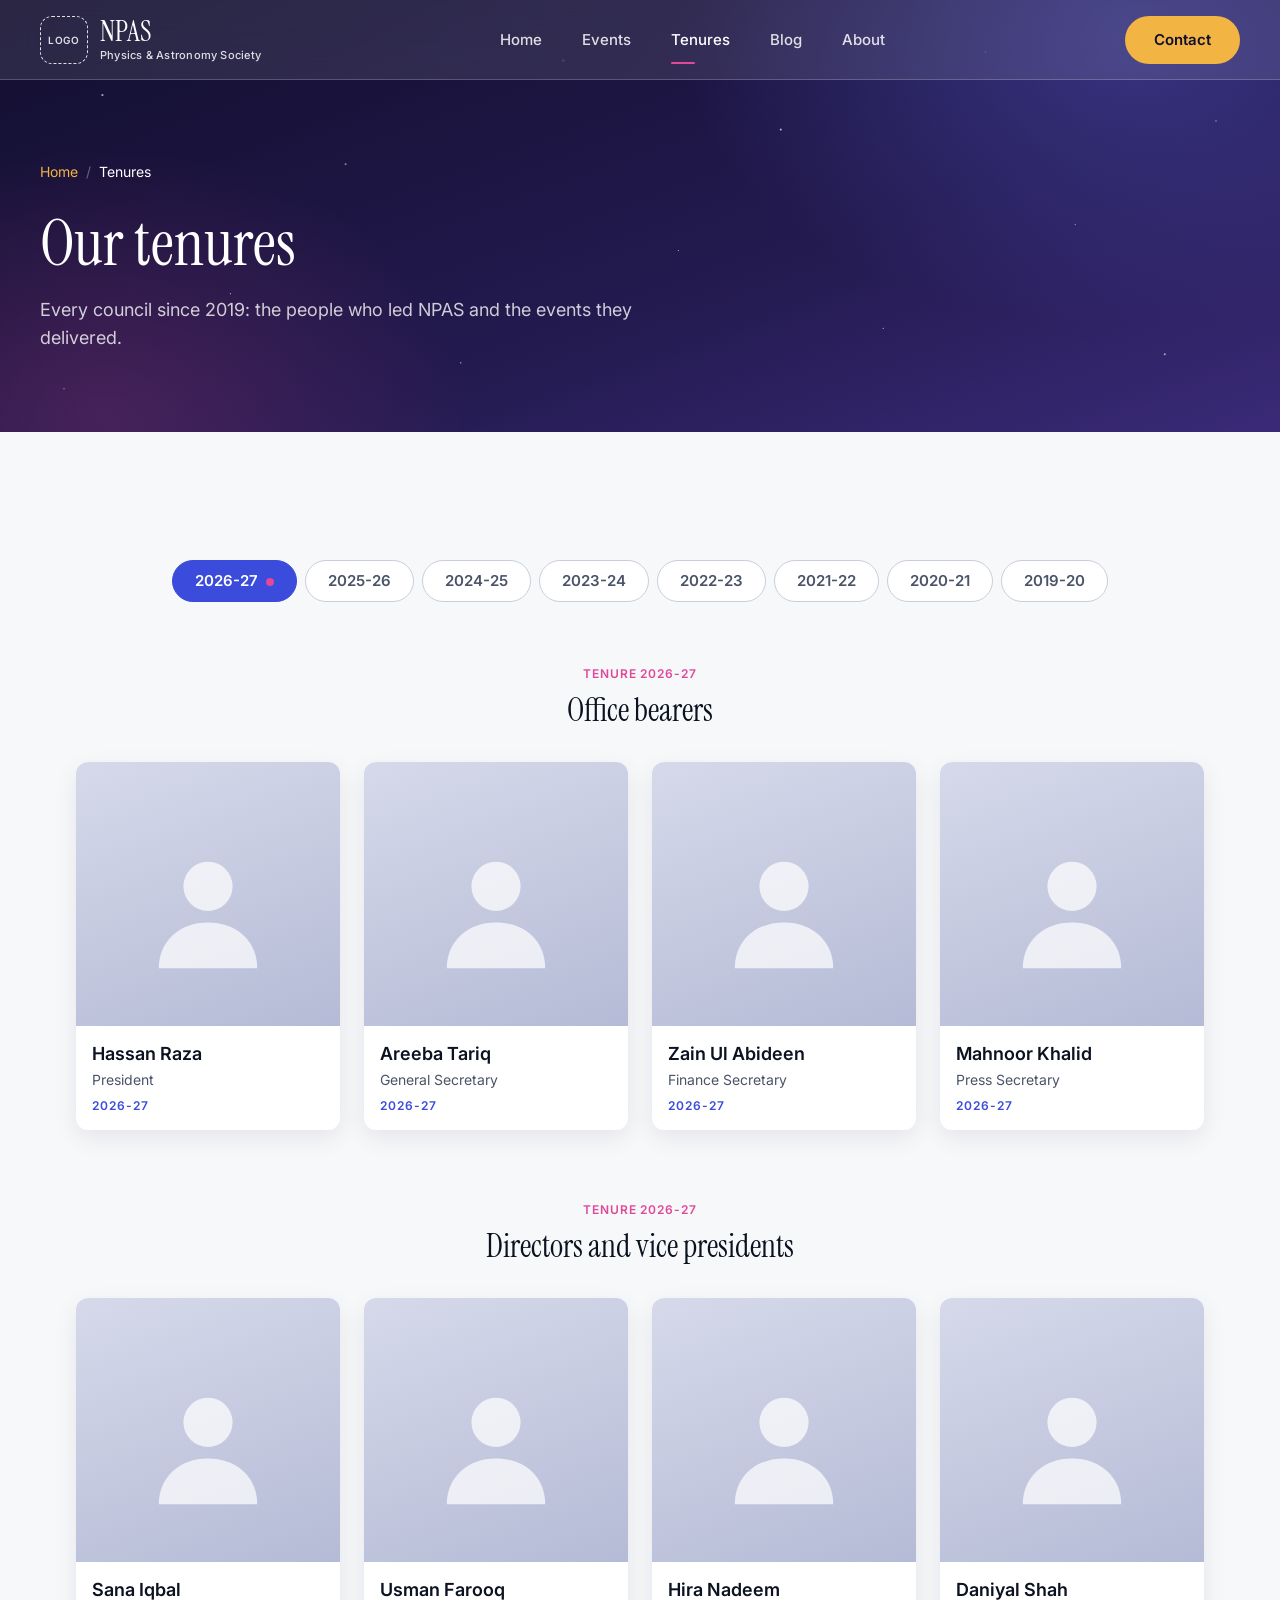
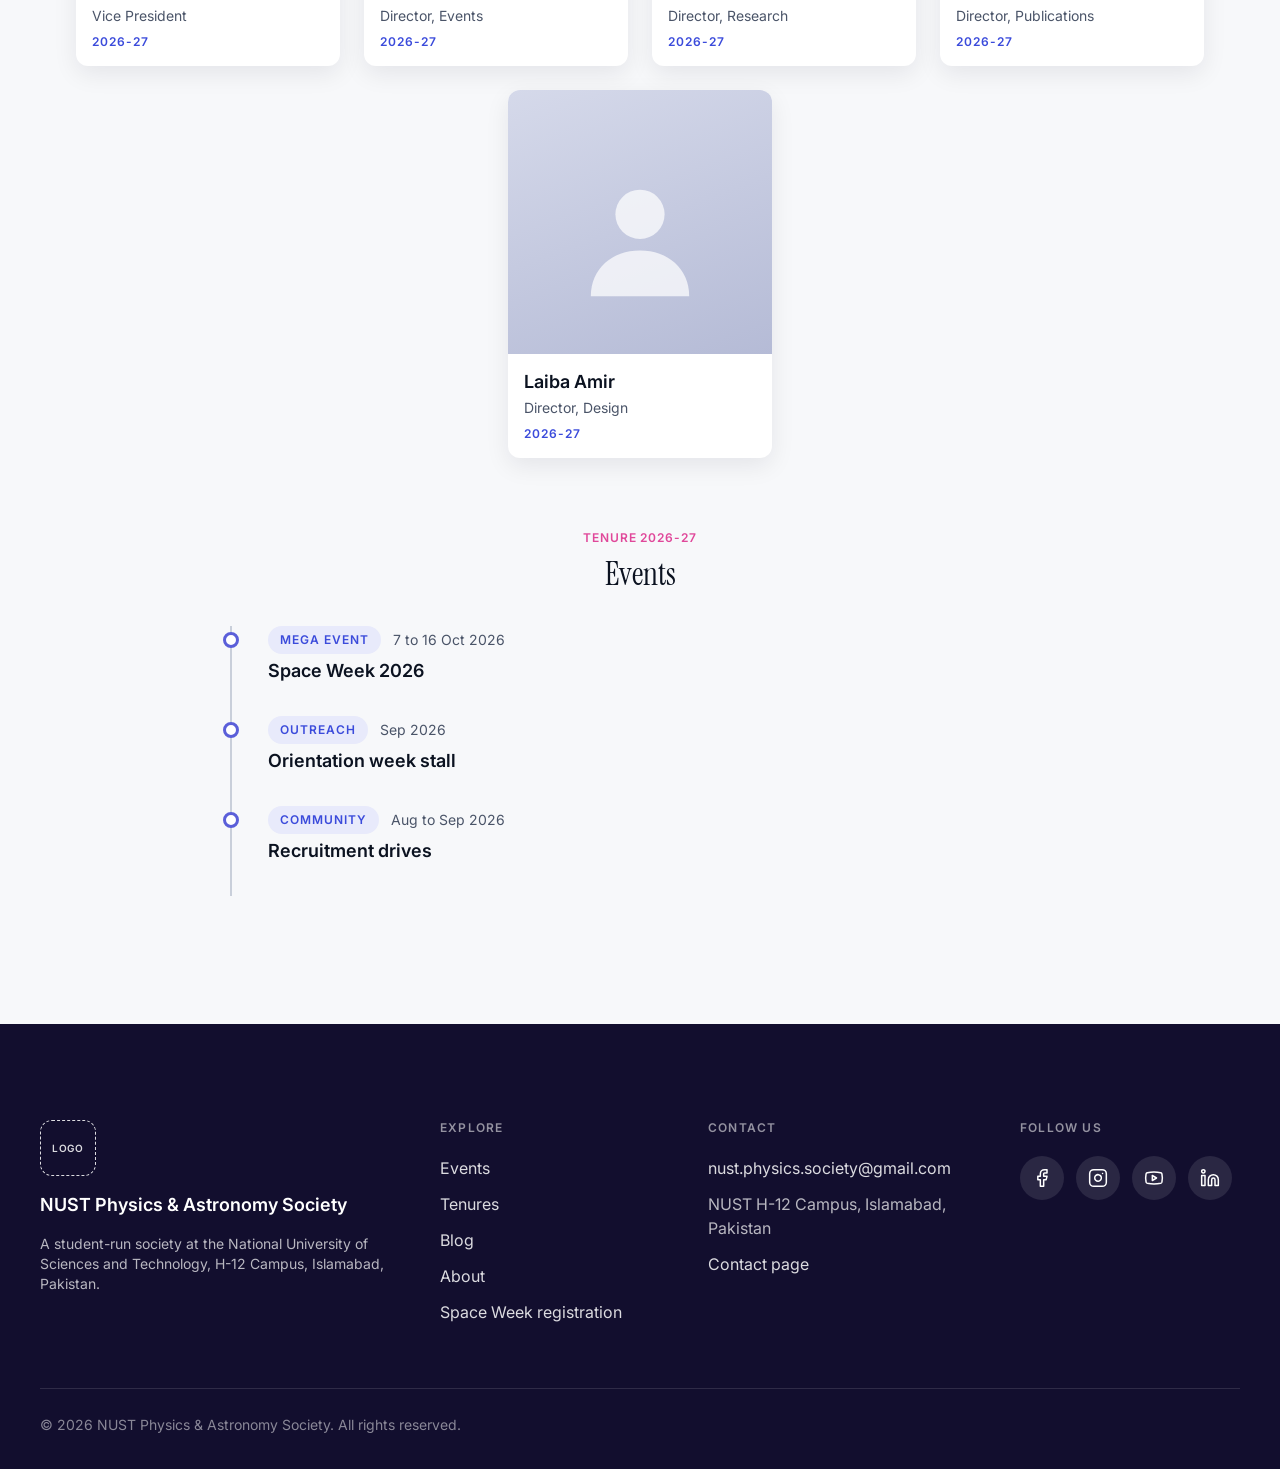
<file: tenures.html>
<!DOCTYPE html>
<html lang="en">
<head>
  <meta charset="utf-8">
  <meta name="viewport" content="width=device-width, initial-scale=1">
  <title>Tenures | NUST Physics &amp; Astronomy Society</title>
  <meta name="description" content="Office bearers, directors and events from every NPAS tenure since 2019.">
  <meta name="theme-color" content="#120E2E">
  <!-- FAVICON PLACEHOLDER: add assets/images/favicon.png -->
  <link rel="icon" href="assets/images/favicon.png">
  <link rel="preconnect" href="https://fonts.googleapis.com">
  <link rel="preconnect" href="https://fonts.gstatic.com" crossorigin>
  <link href="https://fonts.googleapis.com/css2?family=Instrument+Serif:ital@0;1&family=Inter:wght@400;500;600&display=swap" rel="stylesheet">
  <link rel="stylesheet" href="css/styles.css">
</head>
<body>
<a class="skip-link" href="#main">Skip to content</a>
<header class="nav" id="nav">
  <div class="container nav-inner">
    <a class="brand" href="index.html" aria-label="NPAS home">
      <!-- LOGO PLACEHOLDER: replace this span with <img src="assets/images/npas-logo.svg" alt="NPAS logo"> --><span class="logo-slot " role="img" aria-label="NPAS logo placeholder">LOGO</span>
      <span class="brand-text"><span class="brand-name">NPAS</span><span class="brand-sub">Physics &amp; Astronomy Society</span></span>
    </a>
    <nav class="nav-links" id="navLinks" aria-label="Main"><a href="index.html">Home</a><a href="events.html">Events</a><a href="tenures.html" aria-current="page">Tenures</a><a href="blog.html">Blog</a><a href="about.html">About</a><a class="btn btn-amber nav-cta-mobile" href="contact.html">Contact</a></nav>
    <a class="btn btn-amber nav-cta" href="contact.html">Contact</a>
    <button class="nav-toggle" type="button" aria-label="Open menu" aria-expanded="false" aria-controls="navLinks"><span></span><span></span><span></span></button>
  </div>
</header>
<main id="main">
<section class="page-hero space-bg on-dark">
  <div class="container">
    <nav class="breadcrumb" aria-label="Breadcrumb"><a href="index.html">Home</a><span class="sep" aria-hidden="true">/</span><span aria-current="page">Tenures</span></nav>
    <h1>Our tenures</h1>
    <p class="lead" style="margin-top:16px">Every council since 2019: the people who led NPAS and the events they delivered.</p>
    
  </div>
</section>
<section class="section section--base">
  <div class="container" data-tabs>
    <div class="tabs" role="tablist" aria-label="Choose a tenure"><button class="tab" role="tab" id="tab-2026-27" data-tab="2026-27" aria-controls="panel-2026-27" aria-selected="true" tabindex="0">2026-27<span class="now" title="Current tenure"></span></button><button class="tab" role="tab" id="tab-2025-26" data-tab="2025-26" aria-controls="panel-2025-26" aria-selected="false" tabindex="-1">2025-26</button><button class="tab" role="tab" id="tab-2024-25" data-tab="2024-25" aria-controls="panel-2024-25" aria-selected="false" tabindex="-1">2024-25</button><button class="tab" role="tab" id="tab-2023-24" data-tab="2023-24" aria-controls="panel-2023-24" aria-selected="false" tabindex="-1">2023-24</button><button class="tab" role="tab" id="tab-2022-23" data-tab="2022-23" aria-controls="panel-2022-23" aria-selected="false" tabindex="-1">2022-23</button><button class="tab" role="tab" id="tab-2021-22" data-tab="2021-22" aria-controls="panel-2021-22" aria-selected="false" tabindex="-1">2021-22</button><button class="tab" role="tab" id="tab-2020-21" data-tab="2020-21" aria-controls="panel-2020-21" aria-selected="false" tabindex="-1">2020-21</button><button class="tab" role="tab" id="tab-2019-20" data-tab="2019-20" aria-controls="panel-2019-20" aria-selected="false" tabindex="-1">2019-20</button></div>
    <div role="tabpanel" id="panel-2026-27" aria-labelledby="tab-2026-27"  tabindex="0">
  <!-- SAMPLE DATA: fabricated names, replace with real data -->
  <div class="subhead" style="margin-top:0"><span class="caption">Tenure 2026-27</span><h3>Office bearers</h3></div>
  <div class="portrait-row"><article class="portrait">
  <div class="portrait-photo" role="img" aria-label="Photo placeholder for Hassan Raza"><!-- <img src="assets/people/FILE.jpg" alt="Hassan Raza"> --></div>
  <div class="portrait-body"><h3 class="portrait-name">Hassan Raza</h3><p class="portrait-role">President</p><span class="portrait-tenure">2026-27</span></div>
</article><article class="portrait">
  <div class="portrait-photo" role="img" aria-label="Photo placeholder for Areeba Tariq"><!-- <img src="assets/people/FILE.jpg" alt="Areeba Tariq"> --></div>
  <div class="portrait-body"><h3 class="portrait-name">Areeba Tariq</h3><p class="portrait-role">General Secretary</p><span class="portrait-tenure">2026-27</span></div>
</article><article class="portrait">
  <div class="portrait-photo" role="img" aria-label="Photo placeholder for Zain Ul Abideen"><!-- <img src="assets/people/FILE.jpg" alt="Zain Ul Abideen"> --></div>
  <div class="portrait-body"><h3 class="portrait-name">Zain Ul Abideen</h3><p class="portrait-role">Finance Secretary</p><span class="portrait-tenure">2026-27</span></div>
</article><article class="portrait">
  <div class="portrait-photo" role="img" aria-label="Photo placeholder for Mahnoor Khalid"><!-- <img src="assets/people/FILE.jpg" alt="Mahnoor Khalid"> --></div>
  <div class="portrait-body"><h3 class="portrait-name">Mahnoor Khalid</h3><p class="portrait-role">Press Secretary</p><span class="portrait-tenure">2026-27</span></div>
</article></div>
  <div class="subhead"><span class="caption">Tenure 2026-27</span><h3>Directors and vice presidents</h3></div>
  <div class="portrait-row"><article class="portrait">
  <div class="portrait-photo" role="img" aria-label="Photo placeholder for Sana Iqbal"><!-- <img src="assets/people/FILE.jpg" alt="Sana Iqbal"> --></div>
  <div class="portrait-body"><h3 class="portrait-name">Sana Iqbal</h3><p class="portrait-role">Vice President</p><span class="portrait-tenure">2026-27</span></div>
</article><article class="portrait">
  <div class="portrait-photo" role="img" aria-label="Photo placeholder for Usman Farooq"><!-- <img src="assets/people/FILE.jpg" alt="Usman Farooq"> --></div>
  <div class="portrait-body"><h3 class="portrait-name">Usman Farooq</h3><p class="portrait-role">Director, Events</p><span class="portrait-tenure">2026-27</span></div>
</article><article class="portrait">
  <div class="portrait-photo" role="img" aria-label="Photo placeholder for Hira Nadeem"><!-- <img src="assets/people/FILE.jpg" alt="Hira Nadeem"> --></div>
  <div class="portrait-body"><h3 class="portrait-name">Hira Nadeem</h3><p class="portrait-role">Director, Research</p><span class="portrait-tenure">2026-27</span></div>
</article><article class="portrait">
  <div class="portrait-photo" role="img" aria-label="Photo placeholder for Daniyal Shah"><!-- <img src="assets/people/FILE.jpg" alt="Daniyal Shah"> --></div>
  <div class="portrait-body"><h3 class="portrait-name">Daniyal Shah</h3><p class="portrait-role">Director, Publications</p><span class="portrait-tenure">2026-27</span></div>
</article><article class="portrait">
  <div class="portrait-photo" role="img" aria-label="Photo placeholder for Laiba Amir"><!-- <img src="assets/people/FILE.jpg" alt="Laiba Amir"> --></div>
  <div class="portrait-body"><h3 class="portrait-name">Laiba Amir</h3><p class="portrait-role">Director, Design</p><span class="portrait-tenure">2026-27</span></div>
</article></div>
  <div class="subhead"><span class="caption">Tenure 2026-27</span><h3>Events</h3></div>
  <div class="vtimeline"><div class="vt-item"><div class="meta"><span class="tag">Mega event</span><span>7 to 16 Oct 2026</span></div><h4>Space Week 2026</h4></div><div class="vt-item"><div class="meta"><span class="tag">Outreach</span><span>Sep 2026</span></div><h4>Orientation week stall</h4></div><div class="vt-item"><div class="meta"><span class="tag">Community</span><span>Aug to Sep 2026</span></div><h4>Recruitment drives</h4></div></div>
  
</div><div role="tabpanel" id="panel-2025-26" aria-labelledby="tab-2025-26" hidden tabindex="0">
  <!-- SAMPLE DATA: fabricated names, replace with real data -->
  <div class="subhead" style="margin-top:0"><span class="caption">Tenure 2025-26</span><h3>Office bearers</h3></div>
  <div class="portrait-row"><article class="portrait">
  <div class="portrait-photo" role="img" aria-label="Photo placeholder for Bilal Hussain"><!-- <img src="assets/people/FILE.jpg" alt="Bilal Hussain"> --></div>
  <div class="portrait-body"><h3 class="portrait-name">Bilal Hussain</h3><p class="portrait-role">President</p><span class="portrait-tenure">2025-26</span></div>
</article><article class="portrait">
  <div class="portrait-photo" role="img" aria-label="Photo placeholder for Rimsha Anwar"><!-- <img src="assets/people/FILE.jpg" alt="Rimsha Anwar"> --></div>
  <div class="portrait-body"><h3 class="portrait-name">Rimsha Anwar</h3><p class="portrait-role">General Secretary</p><span class="portrait-tenure">2025-26</span></div>
</article><article class="portrait">
  <div class="portrait-photo" role="img" aria-label="Photo placeholder for Hamza Javed"><!-- <img src="assets/people/FILE.jpg" alt="Hamza Javed"> --></div>
  <div class="portrait-body"><h3 class="portrait-name">Hamza Javed</h3><p class="portrait-role">Finance Secretary</p><span class="portrait-tenure">2025-26</span></div>
</article><article class="portrait">
  <div class="portrait-photo" role="img" aria-label="Photo placeholder for Noor Fatima"><!-- <img src="assets/people/FILE.jpg" alt="Noor Fatima"> --></div>
  <div class="portrait-body"><h3 class="portrait-name">Noor Fatima</h3><p class="portrait-role">Press Secretary</p><span class="portrait-tenure">2025-26</span></div>
</article></div>
  <div class="subhead"><span class="caption">Tenure 2025-26</span><h3>Directors and vice presidents</h3></div>
  <div class="portrait-row"><article class="portrait portrait--tbd">
  <div class="portrait-photo" role="img" aria-label="Photo placeholder for Name to be added"><!-- <img src="assets/people/FILE.jpg" alt="Name to be added"> --></div>
  <div class="portrait-body"><h3 class="portrait-name">Name to be added</h3><p class="portrait-role">Vice President</p><span class="portrait-tenure">2025-26</span></div>
</article><article class="portrait portrait--tbd">
  <div class="portrait-photo" role="img" aria-label="Photo placeholder for Name to be added"><!-- <img src="assets/people/FILE.jpg" alt="Name to be added"> --></div>
  <div class="portrait-body"><h3 class="portrait-name">Name to be added</h3><p class="portrait-role">Director, Events</p><span class="portrait-tenure">2025-26</span></div>
</article><article class="portrait portrait--tbd">
  <div class="portrait-photo" role="img" aria-label="Photo placeholder for Name to be added"><!-- <img src="assets/people/FILE.jpg" alt="Name to be added"> --></div>
  <div class="portrait-body"><h3 class="portrait-name">Name to be added</h3><p class="portrait-role">Director, Research</p><span class="portrait-tenure">2025-26</span></div>
</article></div>
  <div class="subhead"><span class="caption">Tenure 2025-26</span><h3>Events</h3></div>
  <div class="vtimeline"><div class="vt-item"><div class="meta"><span class="tag">Mega event</span><span>Oct 2025</span></div><h4>Space Week 2025</h4></div><div class="vt-item"><div class="meta"><span class="tag">Community</span><span>24 Apr 2026</span></div><h4>Physics Day</h4></div></div>
  
</div><div role="tabpanel" id="panel-2024-25" aria-labelledby="tab-2024-25" hidden tabindex="0">
  <!-- SAMPLE DATA: fabricated names, replace with real data -->
  <div class="subhead" style="margin-top:0"><span class="caption">Tenure 2024-25</span><h3>Office bearers</h3></div>
  <div class="portrait-row"><article class="portrait">
  <div class="portrait-photo" role="img" aria-label="Photo placeholder for Ayesha Siddiqui"><!-- <img src="assets/people/FILE.jpg" alt="Ayesha Siddiqui"> --></div>
  <div class="portrait-body"><h3 class="portrait-name">Ayesha Siddiqui</h3><p class="portrait-role">President</p><span class="portrait-tenure">2024-25</span></div>
</article><article class="portrait">
  <div class="portrait-photo" role="img" aria-label="Photo placeholder for Talal Mehmood"><!-- <img src="assets/people/FILE.jpg" alt="Talal Mehmood"> --></div>
  <div class="portrait-body"><h3 class="portrait-name">Talal Mehmood</h3><p class="portrait-role">General Secretary</p><span class="portrait-tenure">2024-25</span></div>
</article><article class="portrait">
  <div class="portrait-photo" role="img" aria-label="Photo placeholder for Iqra Shahid"><!-- <img src="assets/people/FILE.jpg" alt="Iqra Shahid"> --></div>
  <div class="portrait-body"><h3 class="portrait-name">Iqra Shahid</h3><p class="portrait-role">Finance Secretary</p><span class="portrait-tenure">2024-25</span></div>
</article><article class="portrait">
  <div class="portrait-photo" role="img" aria-label="Photo placeholder for Faizan Ali"><!-- <img src="assets/people/FILE.jpg" alt="Faizan Ali"> --></div>
  <div class="portrait-body"><h3 class="portrait-name">Faizan Ali</h3><p class="portrait-role">Press Secretary</p><span class="portrait-tenure">2024-25</span></div>
</article></div>
  <div class="subhead"><span class="caption">Tenure 2024-25</span><h3>Directors and vice presidents</h3></div>
  <div class="portrait-row"><article class="portrait portrait--tbd">
  <div class="portrait-photo" role="img" aria-label="Photo placeholder for Name to be added"><!-- <img src="assets/people/FILE.jpg" alt="Name to be added"> --></div>
  <div class="portrait-body"><h3 class="portrait-name">Name to be added</h3><p class="portrait-role">Vice President</p><span class="portrait-tenure">2024-25</span></div>
</article><article class="portrait portrait--tbd">
  <div class="portrait-photo" role="img" aria-label="Photo placeholder for Name to be added"><!-- <img src="assets/people/FILE.jpg" alt="Name to be added"> --></div>
  <div class="portrait-body"><h3 class="portrait-name">Name to be added</h3><p class="portrait-role">Director, Events</p><span class="portrait-tenure">2024-25</span></div>
</article><article class="portrait portrait--tbd">
  <div class="portrait-photo" role="img" aria-label="Photo placeholder for Name to be added"><!-- <img src="assets/people/FILE.jpg" alt="Name to be added"> --></div>
  <div class="portrait-body"><h3 class="portrait-name">Name to be added</h3><p class="portrait-role">Director, Research</p><span class="portrait-tenure">2024-25</span></div>
</article></div>
  <div class="subhead"><span class="caption">Tenure 2024-25</span><h3>Events</h3></div>
  <div class="vtimeline"><div class="vt-item"><div class="meta"><span class="tag">Mega event</span><span>Oct 2024</span></div><h4>Space Week 2024</h4></div><div class="vt-item"><div class="meta"><span class="tag">Community</span><span>Apr 2025</span></div><h4>Physics Day</h4></div></div>
  
</div><div role="tabpanel" id="panel-2023-24" aria-labelledby="tab-2023-24" hidden tabindex="0">
  
  <div class="subhead" style="margin-top:0"><span class="caption">Tenure 2023-24</span><h3>Office bearers</h3></div>
  <div class="portrait-row"><article class="portrait">
  <div class="portrait-photo" role="img" aria-label="Photo placeholder for Muhammad Huzaifa Naeem"><!-- <img src="assets/people/FILE.jpg" alt="Muhammad Huzaifa Naeem"> --></div>
  <div class="portrait-body"><h3 class="portrait-name">Muhammad Huzaifa Naeem</h3><p class="portrait-role">President</p><span class="portrait-tenure">2023-24</span></div>
</article><article class="portrait">
  <div class="portrait-photo" role="img" aria-label="Photo placeholder for Lavish Kumar Aidasani"><!-- <img src="assets/people/FILE.jpg" alt="Lavish Kumar Aidasani"> --></div>
  <div class="portrait-body"><h3 class="portrait-name">Lavish Kumar Aidasani</h3><p class="portrait-role">General Secretary</p><span class="portrait-tenure">2023-24</span></div>
</article><article class="portrait">
  <div class="portrait-photo" role="img" aria-label="Photo placeholder for Nirma Gohar"><!-- <img src="assets/people/FILE.jpg" alt="Nirma Gohar"> --></div>
  <div class="portrait-body"><h3 class="portrait-name">Nirma Gohar</h3><p class="portrait-role">Finance Secretary</p><span class="portrait-tenure">2023-24</span></div>
</article><article class="portrait">
  <div class="portrait-photo" role="img" aria-label="Photo placeholder for Mushahid Hussain"><!-- <img src="assets/people/FILE.jpg" alt="Mushahid Hussain"> --></div>
  <div class="portrait-body"><h3 class="portrait-name">Mushahid Hussain</h3><p class="portrait-role">Press Secretary</p><span class="portrait-tenure">2023-24</span></div>
</article></div>
  <div class="subhead"><span class="caption">Tenure 2023-24</span><h3>Directors and vice presidents</h3></div>
  <div class="portrait-row"><article class="portrait portrait--tbd">
  <div class="portrait-photo" role="img" aria-label="Photo placeholder for Name to be added"><!-- <img src="assets/people/FILE.jpg" alt="Name to be added"> --></div>
  <div class="portrait-body"><h3 class="portrait-name">Name to be added</h3><p class="portrait-role">Vice President</p><span class="portrait-tenure">2023-24</span></div>
</article><article class="portrait portrait--tbd">
  <div class="portrait-photo" role="img" aria-label="Photo placeholder for Name to be added"><!-- <img src="assets/people/FILE.jpg" alt="Name to be added"> --></div>
  <div class="portrait-body"><h3 class="portrait-name">Name to be added</h3><p class="portrait-role">Director</p><span class="portrait-tenure">2023-24</span></div>
</article><article class="portrait portrait--tbd">
  <div class="portrait-photo" role="img" aria-label="Photo placeholder for Name to be added"><!-- <img src="assets/people/FILE.jpg" alt="Name to be added"> --></div>
  <div class="portrait-body"><h3 class="portrait-name">Name to be added</h3><p class="portrait-role">Director</p><span class="portrait-tenure">2023-24</span></div>
</article></div>
  <div class="subhead"><span class="caption">Tenure 2023-24</span><h3>Events</h3></div>
  <div class="vtimeline"><div class="vt-item"><div class="meta"><span class="tag">Community</span><span>24 May 2024</span></div><h4>Council farewell</h4></div><div class="vt-item"><div class="meta"><span class="tag">Talk</span><span>13 May 2024</span></div><h4>Return to the Moon and onwards to Mars: NASA's Artemis Program</h4></div><div class="vt-item"><div class="meta"><span class="tag">Podcast</span><span>28 Feb 2024</span></div><h4>Cosmic Chronicles, episode 3: Dr. Noraiz Tahir with Bilal Shahid</h4></div><div class="vt-item"><div class="meta"><span class="tag">Community</span><span>26 Dec 2023</span></div><h4>All council meeting and orientation</h4></div><div class="vt-item"><div class="meta"><span class="tag">Podcast</span><span>11 Dec 2023</span></div><h4>Cosmic Chronicles, episode 2: Dr. Asad Mumtaz with Muhammad Furqan</h4></div><div class="vt-item"><div class="meta"><span class="tag">Talk</span><span>30 Nov 2023</span></div><h4>Bridging Universes: Exploring General Relativity</h4></div><div class="vt-item"><div class="meta"><span class="tag">Podcast</span><span>30 Nov 2023</span></div><h4>Cosmic Chronicles, episode 1: Dr. Muhammad Nauman with Hamdan Ahmad</h4></div><div class="vt-item"><div class="meta"><span class="tag">Mega event</span><span>2 to 20 Oct 2023</span></div><h4>Space Week 2023, with online competitions, research talks, live painting, schools outreach, trivia quiz and Astronomy Night</h4></div><div class="vt-item"><div class="meta"><span class="tag">Community</span><span>5 Sep 2023</span></div><h4>Orientation week activities</h4></div><div class="vt-item"><div class="meta"><span class="tag">Community</span><span>Aug to Sep 2023</span></div><h4>Recruitment drives for office bearers, directors and executives</h4></div></div>
  <div class="subhead"><span class="caption">Awards</span><h3>Recognition</h3></div><div class="award-list"><span class="award"><svg class="icon" viewBox="0 0 24 24" fill="none" stroke="currentColor" stroke-width="1.8" stroke-linecap="round" stroke-linejoin="round" aria-hidden="true"><path d="M6 9H4.5a2.5 2.5 0 0 1 0-5H6"/><path d="M18 9h1.5a2.5 2.5 0 0 0 0-5H18"/><path d="M4 22h16"/><path d="M10 14.66V17c0 .55-.47.98-.97 1.21C7.85 18.75 7 20.24 7 22"/><path d="M14 14.66V17c0 .55.47.98.97 1.21C16.15 18.75 17 20.24 17 22"/><path d="M18 2H6v7a6 6 0 0 0 12 0V2Z"/></svg>Best Director</span><span class="award"><svg class="icon" viewBox="0 0 24 24" fill="none" stroke="currentColor" stroke-width="1.8" stroke-linecap="round" stroke-linejoin="round" aria-hidden="true"><path d="M6 9H4.5a2.5 2.5 0 0 1 0-5H6"/><path d="M18 9h1.5a2.5 2.5 0 0 0 0-5H18"/><path d="M4 22h16"/><path d="M10 14.66V17c0 .55-.47.98-.97 1.21C7.85 18.75 7 20.24 7 22"/><path d="M14 14.66V17c0 .55.47.98.97 1.21C16.15 18.75 17 20.24 17 22"/><path d="M18 2H6v7a6 6 0 0 0 12 0V2Z"/></svg>Best Executive</span><span class="award"><svg class="icon" viewBox="0 0 24 24" fill="none" stroke="currentColor" stroke-width="1.8" stroke-linecap="round" stroke-linejoin="round" aria-hidden="true"><path d="M6 9H4.5a2.5 2.5 0 0 1 0-5H6"/><path d="M18 9h1.5a2.5 2.5 0 0 0 0-5H18"/><path d="M4 22h16"/><path d="M10 14.66V17c0 .55-.47.98-.97 1.21C7.85 18.75 7 20.24 7 22"/><path d="M14 14.66V17c0 .55.47.98.97 1.21C16.15 18.75 17 20.24 17 22"/><path d="M18 2H6v7a6 6 0 0 0 12 0V2Z"/></svg>Best Event Head</span><span class="award"><svg class="icon" viewBox="0 0 24 24" fill="none" stroke="currentColor" stroke-width="1.8" stroke-linecap="round" stroke-linejoin="round" aria-hidden="true"><path d="M6 9H4.5a2.5 2.5 0 0 1 0-5H6"/><path d="M18 9h1.5a2.5 2.5 0 0 0 0-5H18"/><path d="M4 22h16"/><path d="M10 14.66V17c0 .55-.47.98-.97 1.21C7.85 18.75 7 20.24 7 22"/><path d="M14 14.66V17c0 .55.47.98.97 1.21C16.15 18.75 17 20.24 17 22"/><path d="M18 2H6v7a6 6 0 0 0 12 0V2Z"/></svg>Pride of Performance</span></div>
</div><div role="tabpanel" id="panel-2022-23" aria-labelledby="tab-2022-23" hidden tabindex="0">
  
  <div class="subhead" style="margin-top:0"><span class="caption">Tenure 2022-23</span><h3>Office bearers</h3></div>
  <div class="portrait-row"><article class="portrait">
  <div class="portrait-photo" role="img" aria-label="Photo placeholder for Ehsan Jabbar"><!-- <img src="assets/people/FILE.jpg" alt="Ehsan Jabbar"> --></div>
  <div class="portrait-body"><h3 class="portrait-name">Ehsan Jabbar</h3><p class="portrait-role">President</p><span class="portrait-tenure">2022-23</span></div>
</article><article class="portrait">
  <div class="portrait-photo" role="img" aria-label="Photo placeholder for Muhammad Asad Bashir"><!-- <img src="assets/people/FILE.jpg" alt="Muhammad Asad Bashir"> --></div>
  <div class="portrait-body"><h3 class="portrait-name">Muhammad Asad Bashir</h3><p class="portrait-role">Finance Secretary</p><span class="portrait-tenure">2022-23</span></div>
</article><article class="portrait portrait--tbd">
  <div class="portrait-photo" role="img" aria-label="Photo placeholder for Name to be added"><!-- <img src="assets/people/FILE.jpg" alt="Name to be added"> --></div>
  <div class="portrait-body"><h3 class="portrait-name">Name to be added</h3><p class="portrait-role">General Secretary</p><span class="portrait-tenure">2022-23</span></div>
</article><article class="portrait portrait--tbd">
  <div class="portrait-photo" role="img" aria-label="Photo placeholder for Name to be added"><!-- <img src="assets/people/FILE.jpg" alt="Name to be added"> --></div>
  <div class="portrait-body"><h3 class="portrait-name">Name to be added</h3><p class="portrait-role">Press Secretary</p><span class="portrait-tenure">2022-23</span></div>
</article></div>
  <div class="subhead"><span class="caption">Tenure 2022-23</span><h3>Directors and vice presidents</h3></div>
  <div class="portrait-row"><article class="portrait portrait--tbd">
  <div class="portrait-photo" role="img" aria-label="Photo placeholder for Name to be added"><!-- <img src="assets/people/FILE.jpg" alt="Name to be added"> --></div>
  <div class="portrait-body"><h3 class="portrait-name">Name to be added</h3><p class="portrait-role">Vice President</p><span class="portrait-tenure">2022-23</span></div>
</article><article class="portrait portrait--tbd">
  <div class="portrait-photo" role="img" aria-label="Photo placeholder for Name to be added"><!-- <img src="assets/people/FILE.jpg" alt="Name to be added"> --></div>
  <div class="portrait-body"><h3 class="portrait-name">Name to be added</h3><p class="portrait-role">Director</p><span class="portrait-tenure">2022-23</span></div>
</article><article class="portrait portrait--tbd">
  <div class="portrait-photo" role="img" aria-label="Photo placeholder for Name to be added"><!-- <img src="assets/people/FILE.jpg" alt="Name to be added"> --></div>
  <div class="portrait-body"><h3 class="portrait-name">Name to be added</h3><p class="portrait-role">Director</p><span class="portrait-tenure">2022-23</span></div>
</article></div>
  <div class="subhead"><span class="caption">Tenure 2022-23</span><h3>Events</h3></div>
  <div class="vtimeline"><div class="vt-item"><div class="meta"><span class="tag">Talk</span><span>12 Apr 2023</span></div><h4>TENET explained: deciphering the complex physics of time inversion</h4></div><div class="vt-item"><div class="meta"><span class="tag">Mega event</span><span>20 Oct 2022</span></div><h4>Space Week 2022 closing ceremony and prize distribution</h4></div><div class="vt-item"><div class="meta"><span class="tag">Outreach</span><span>13 Oct 2022</span></div><h4>Visit to Bahria College Naval Anchorage</h4></div><div class="vt-item"><div class="meta"><span class="tag">Competition</span><span>13 to 17 Oct 2022</span></div><h4>Space Week 2022 online competitions</h4></div><div class="vt-item"><div class="meta"><span class="tag">Community</span><span>7 Sep 2022</span></div><h4>Orientation week stall at the SNS Canopy</h4></div><div class="vt-item"><div class="meta"><span class="tag">Community</span><span>Jun to Sep 2022</span></div><h4>Recruitment drives</h4></div></div>
  
</div><div role="tabpanel" id="panel-2021-22" aria-labelledby="tab-2021-22" hidden tabindex="0">
  
  <div class="subhead" style="margin-top:0"><span class="caption">Tenure 2021-22</span><h3>Office bearers</h3></div>
  <div class="portrait-row"><article class="portrait">
  <div class="portrait-photo" role="img" aria-label="Photo placeholder for Sabah Ud Din Ahmad"><!-- <img src="assets/people/FILE.jpg" alt="Sabah Ud Din Ahmad"> --></div>
  <div class="portrait-body"><h3 class="portrait-name">Sabah Ud Din Ahmad</h3><p class="portrait-role">President</p><span class="portrait-tenure">2021-22</span></div>
</article><article class="portrait">
  <div class="portrait-photo" role="img" aria-label="Photo placeholder for M. Aniq Jamil"><!-- <img src="assets/people/FILE.jpg" alt="M. Aniq Jamil"> --></div>
  <div class="portrait-body"><h3 class="portrait-name">M. Aniq Jamil</h3><p class="portrait-role">General Secretary</p><span class="portrait-tenure">2021-22</span></div>
</article><article class="portrait">
  <div class="portrait-photo" role="img" aria-label="Photo placeholder for Ans Sadiq"><!-- <img src="assets/people/FILE.jpg" alt="Ans Sadiq"> --></div>
  <div class="portrait-body"><h3 class="portrait-name">Ans Sadiq</h3><p class="portrait-role">Finance Secretary</p><span class="portrait-tenure">2021-22</span></div>
</article><article class="portrait">
  <div class="portrait-photo" role="img" aria-label="Photo placeholder for Maryam Ahsan"><!-- <img src="assets/people/FILE.jpg" alt="Maryam Ahsan"> --></div>
  <div class="portrait-body"><h3 class="portrait-name">Maryam Ahsan</h3><p class="portrait-role">Press Secretary</p><span class="portrait-tenure">2021-22</span></div>
</article><article class="portrait">
  <div class="portrait-photo" role="img" aria-label="Photo placeholder for Wajih Ul Hassan"><!-- <img src="assets/people/FILE.jpg" alt="Wajih Ul Hassan"> --></div>
  <div class="portrait-body"><h3 class="portrait-name">Wajih Ul Hassan</h3><p class="portrait-role">Joint Secretary to PS</p><span class="portrait-tenure">2021-22</span></div>
</article></div>
  <div class="subhead"><span class="caption">Tenure 2021-22</span><h3>Directors and vice presidents</h3></div>
  <div class="portrait-row"><article class="portrait portrait--tbd">
  <div class="portrait-photo" role="img" aria-label="Photo placeholder for Name to be added"><!-- <img src="assets/people/FILE.jpg" alt="Name to be added"> --></div>
  <div class="portrait-body"><h3 class="portrait-name">Name to be added</h3><p class="portrait-role">Vice President</p><span class="portrait-tenure">2021-22</span></div>
</article><article class="portrait portrait--tbd">
  <div class="portrait-photo" role="img" aria-label="Photo placeholder for Name to be added"><!-- <img src="assets/people/FILE.jpg" alt="Name to be added"> --></div>
  <div class="portrait-body"><h3 class="portrait-name">Name to be added</h3><p class="portrait-role">Director</p><span class="portrait-tenure">2021-22</span></div>
</article><article class="portrait portrait--tbd">
  <div class="portrait-photo" role="img" aria-label="Photo placeholder for Name to be added"><!-- <img src="assets/people/FILE.jpg" alt="Name to be added"> --></div>
  <div class="portrait-body"><h3 class="portrait-name">Name to be added</h3><p class="portrait-role">Director</p><span class="portrait-tenure">2021-22</span></div>
</article></div>
  <div class="subhead"><span class="caption">Tenure 2021-22</span><h3>Events</h3></div>
  <div class="vtimeline"><div class="vt-item"><div class="meta"><span class="tag">Community</span><span>24 Apr 2022</span></div><h4>Physics Day</h4></div><div class="vt-item"><div class="meta"><span class="tag">Community</span><span>2022</span></div><h4>CERN virtual tour</h4></div><div class="vt-item"><div class="meta"><span class="tag">Mega event</span><span>2022</span></div><h4>Science and engineering of the James Webb Space Telescope</h4></div><div class="vt-item"><div class="meta"><span class="tag">Talk</span><span>2021 to 22</span></div><h4>Quantum networking: a way towards quantum internet</h4></div><div class="vt-item"><div class="meta"><span class="tag">Mega event</span><span>2021</span></div><h4>A journey through time with Prof. Asghar Qadir</h4></div><div class="vt-item"><div class="meta"><span class="tag">Discussion</span><span>30 Dec 2021</span></div><h4>The need for quantum mechanics and the relevancy of quantum consciousness</h4></div><div class="vt-item"><div class="meta"><span class="tag">Talk</span><span>Dec 2021</span></div><h4>Mathematical bridge between electrodynamics and spacetime</h4></div><div class="vt-item"><div class="meta"><span class="tag">Mega event</span><span>2021</span></div><h4>Space Week 2021</h4></div></div>
  <div class="subhead"><span class="caption">Awards</span><h3>Recognition</h3></div><div class="award-list"><span class="award"><svg class="icon" viewBox="0 0 24 24" fill="none" stroke="currentColor" stroke-width="1.8" stroke-linecap="round" stroke-linejoin="round" aria-hidden="true"><path d="M6 9H4.5a2.5 2.5 0 0 1 0-5H6"/><path d="M18 9h1.5a2.5 2.5 0 0 0 0-5H18"/><path d="M4 22h16"/><path d="M10 14.66V17c0 .55-.47.98-.97 1.21C7.85 18.75 7 20.24 7 22"/><path d="M14 14.66V17c0 .55.47.98.97 1.21C16.15 18.75 17 20.24 17 22"/><path d="M18 2H6v7a6 6 0 0 0 12 0V2Z"/></svg>Best Space Ambassador</span></div>
</div><div role="tabpanel" id="panel-2020-21" aria-labelledby="tab-2020-21" hidden tabindex="0">
  
  <div class="subhead" style="margin-top:0"><span class="caption">Tenure 2020-21</span><h3>Office bearers</h3></div>
  <div class="portrait-row"><article class="portrait">
  <div class="portrait-photo" role="img" aria-label="Photo placeholder for Talha Tariq"><!-- <img src="assets/people/FILE.jpg" alt="Talha Tariq"> --></div>
  <div class="portrait-body"><h3 class="portrait-name">Talha Tariq</h3><p class="portrait-role">President</p><span class="portrait-tenure">2020-21</span></div>
</article><article class="portrait">
  <div class="portrait-photo" role="img" aria-label="Photo placeholder for Sabah Ud Din Ahmad"><!-- <img src="assets/people/FILE.jpg" alt="Sabah Ud Din Ahmad"> --></div>
  <div class="portrait-body"><h3 class="portrait-name">Sabah Ud Din Ahmad</h3><p class="portrait-role">General Secretary</p><span class="portrait-tenure">2020-21</span></div>
</article><article class="portrait">
  <div class="portrait-photo" role="img" aria-label="Photo placeholder for Alizah Gul Memon"><!-- <img src="assets/people/FILE.jpg" alt="Alizah Gul Memon"> --></div>
  <div class="portrait-body"><h3 class="portrait-name">Alizah Gul Memon</h3><p class="portrait-role">Press Secretary</p><span class="portrait-tenure">2020-21</span></div>
</article><article class="portrait">
  <div class="portrait-photo" role="img" aria-label="Photo placeholder for Maryam Wajid"><!-- <img src="assets/people/FILE.jpg" alt="Maryam Wajid"> --></div>
  <div class="portrait-body"><h3 class="portrait-name">Maryam Wajid</h3><p class="portrait-role">Finance Secretary</p><span class="portrait-tenure">2020-21</span></div>
</article><article class="portrait">
  <div class="portrait-photo" role="img" aria-label="Photo placeholder for Maryam Ahsan"><!-- <img src="assets/people/FILE.jpg" alt="Maryam Ahsan"> --></div>
  <div class="portrait-body"><h3 class="portrait-name">Maryam Ahsan</h3><p class="portrait-role">Joint Secretary to PS</p><span class="portrait-tenure">2020-21</span></div>
</article><article class="portrait">
  <div class="portrait-photo" role="img" aria-label="Photo placeholder for M. Anas Nasser"><!-- <img src="assets/people/FILE.jpg" alt="M. Anas Nasser"> --></div>
  <div class="portrait-body"><h3 class="portrait-name">M. Anas Nasser</h3><p class="portrait-role">Joint Secretary to FS</p><span class="portrait-tenure">2020-21</span></div>
</article></div>
  <div class="subhead"><span class="caption">Tenure 2020-21</span><h3>Directors and vice presidents</h3></div>
  <div class="portrait-row"><article class="portrait portrait--tbd">
  <div class="portrait-photo" role="img" aria-label="Photo placeholder for Name to be added"><!-- <img src="assets/people/FILE.jpg" alt="Name to be added"> --></div>
  <div class="portrait-body"><h3 class="portrait-name">Name to be added</h3><p class="portrait-role">Vice President</p><span class="portrait-tenure">2020-21</span></div>
</article><article class="portrait portrait--tbd">
  <div class="portrait-photo" role="img" aria-label="Photo placeholder for Name to be added"><!-- <img src="assets/people/FILE.jpg" alt="Name to be added"> --></div>
  <div class="portrait-body"><h3 class="portrait-name">Name to be added</h3><p class="portrait-role">Director</p><span class="portrait-tenure">2020-21</span></div>
</article><article class="portrait portrait--tbd">
  <div class="portrait-photo" role="img" aria-label="Photo placeholder for Name to be added"><!-- <img src="assets/people/FILE.jpg" alt="Name to be added"> --></div>
  <div class="portrait-body"><h3 class="portrait-name">Name to be added</h3><p class="portrait-role">Director</p><span class="portrait-tenure">2020-21</span></div>
</article></div>
  <div class="subhead"><span class="caption">Tenure 2020-21</span><h3>Events</h3></div>
  <div class="vtimeline"><div class="vt-item"><div class="meta"><span class="tag">Community</span><span>24 Apr 2021</span></div><h4>Physics Day</h4></div><div class="vt-item"><div class="meta"><span class="tag">Talk</span><span>2020 to 21</span></div><h4>Finding the missing baryonic matter</h4></div><div class="vt-item"><div class="meta"><span class="tag">Talk (FYP)</span><span>2020 to 21</span></div><h4>Quantum secret sharing</h4></div><div class="vt-item"><div class="meta"><span class="tag">Talk (FYP)</span><span>2020 to 21</span></div><h4>Quantum circuits of quantum-safe encryption</h4></div><div class="vt-item"><div class="meta"><span class="tag">Talk (FYP)</span><span>2020 to 21</span></div><h4>Radioenhancement using gold nanoparticles</h4></div><div class="vt-item"><div class="meta"><span class="tag">Interview</span><span>2020 to 21</span></div><h4>Jaan Pehchaan ft. SNS ke Sciencedaan</h4></div><div class="vt-item"><div class="meta"><span class="tag">Mega event</span><span>2020 to 21</span></div><h4>A journey through time with Dr. Abdullah Sadiq</h4></div><div class="vt-item"><div class="meta"><span class="tag">Keeping up with science</span><span>2020 to 21</span></div><h4>Nature of physical laws</h4></div><div class="vt-item"><div class="meta"><span class="tag">Talk</span><span>2020 to 21</span></div><h4>The Trial of Galileo</h4></div></div>
  
</div><div role="tabpanel" id="panel-2019-20" aria-labelledby="tab-2019-20" hidden tabindex="0">
  
  <div class="subhead" style="margin-top:0"><span class="caption">Tenure 2019-20</span><h3>Office bearers</h3></div>
  <div class="portrait-row"><article class="portrait">
  <div class="portrait-photo" role="img" aria-label="Photo placeholder for Ansa Gul"><!-- <img src="assets/people/FILE.jpg" alt="Ansa Gul"> --></div>
  <div class="portrait-body"><h3 class="portrait-name">Ansa Gul</h3><p class="portrait-role">President</p><span class="portrait-tenure">2019-20</span></div>
</article><article class="portrait">
  <div class="portrait-photo" role="img" aria-label="Photo placeholder for Talha Tariq"><!-- <img src="assets/people/FILE.jpg" alt="Talha Tariq"> --></div>
  <div class="portrait-body"><h3 class="portrait-name">Talha Tariq</h3><p class="portrait-role">General Secretary</p><span class="portrait-tenure">2019-20</span></div>
</article><article class="portrait">
  <div class="portrait-photo" role="img" aria-label="Photo placeholder for Sabah Ud Din Ahmad"><!-- <img src="assets/people/FILE.jpg" alt="Sabah Ud Din Ahmad"> --></div>
  <div class="portrait-body"><h3 class="portrait-name">Sabah Ud Din Ahmad</h3><p class="portrait-role">Finance Secretary</p><span class="portrait-tenure">2019-20</span></div>
</article><article class="portrait">
  <div class="portrait-photo" role="img" aria-label="Photo placeholder for Muhammad Fahad"><!-- <img src="assets/people/FILE.jpg" alt="Muhammad Fahad"> --></div>
  <div class="portrait-body"><h3 class="portrait-name">Muhammad Fahad</h3><p class="portrait-role">Press Secretary</p><span class="portrait-tenure">2019-20</span></div>
</article></div>
  <div class="subhead"><span class="caption">Tenure 2019-20</span><h3>Directors and vice presidents</h3></div>
  <div class="portrait-row"><article class="portrait portrait--tbd">
  <div class="portrait-photo" role="img" aria-label="Photo placeholder for Name to be added"><!-- <img src="assets/people/FILE.jpg" alt="Name to be added"> --></div>
  <div class="portrait-body"><h3 class="portrait-name">Name to be added</h3><p class="portrait-role">Vice President</p><span class="portrait-tenure">2019-20</span></div>
</article><article class="portrait portrait--tbd">
  <div class="portrait-photo" role="img" aria-label="Photo placeholder for Name to be added"><!-- <img src="assets/people/FILE.jpg" alt="Name to be added"> --></div>
  <div class="portrait-body"><h3 class="portrait-name">Name to be added</h3><p class="portrait-role">Director</p><span class="portrait-tenure">2019-20</span></div>
</article><article class="portrait portrait--tbd">
  <div class="portrait-photo" role="img" aria-label="Photo placeholder for Name to be added"><!-- <img src="assets/people/FILE.jpg" alt="Name to be added"> --></div>
  <div class="portrait-body"><h3 class="portrait-name">Name to be added</h3><p class="portrait-role">Director</p><span class="portrait-tenure">2019-20</span></div>
</article></div>
  <div class="subhead"><span class="caption">Tenure 2019-20</span><h3>Events</h3></div>
  <div class="notice"><h4>Events to be added</h4><p class="small" style="margin-top:8px">The event list for this tenure is not available yet.</p></div>
  
</div>
  </div>
</section>
</main>
<footer class="footer">
  <div class="container">
    <div class="footer-grid">
      <div class="stack stack-16">
        <!-- LOGO PLACEHOLDER: replace this span with <img src="assets/images/npas-logo.svg" alt="NPAS logo"> --><span class="logo-slot logo-slot--lg" role="img" aria-label="NPAS logo placeholder">LOGO</span>
        <p class="brand-name-lg">NUST Physics &amp; Astronomy Society</p>
        <p class="small">A student-run society at the National University of Sciences and Technology, H-12 Campus, Islamabad, Pakistan.</p>
      </div>
      <div><h4>Explore</h4><ul><li><a href="events.html">Events</a></li><li><a href="tenures.html">Tenures</a></li><li><a href="blog.html">Blog</a></li><li><a href="about.html">About</a></li><li><a href="register.html">Space Week registration</a></li></ul></div>
      <div><h4>Contact</h4><ul><li><a href="mailto:nust.physics.society@gmail.com">nust.physics.society@gmail.com</a></li><li>NUST H-12 Campus, Islamabad, Pakistan</li><li><a href="contact.html">Contact page</a></li></ul></div>
      <div><h4>Follow us</h4><div class="social-row"><a class="social" href="https://www.facebook.com/npas.nust" aria-label="Facebook" target="_blank" rel="noopener"><svg class="icon" viewBox="0 0 24 24" fill="none" stroke="currentColor" stroke-width="1.8" stroke-linecap="round" stroke-linejoin="round" aria-hidden="true"><path d="M18 2h-3a5 5 0 0 0-5 5v3H7v4h3v8h4v-8h3l1-4h-4V7a1 1 0 0 1 1-1h3z"/></svg></a><a class="social" href="https://www.instagram.com/npasofficial/" aria-label="Instagram" target="_blank" rel="noopener"><svg class="icon" viewBox="0 0 24 24" fill="none" stroke="currentColor" stroke-width="1.8" stroke-linecap="round" stroke-linejoin="round" aria-hidden="true"><rect width="20" height="20" x="2" y="2" rx="5" ry="5"/><path d="M16 11.37A4 4 0 1 1 12.63 8 4 4 0 0 1 16 11.37z"/><line x1="17.5" x2="17.51" y1="6.5" y2="6.5"/></svg></a><a class="social" href="https://www.youtube.com/@nustphysicsandastronomysociety" aria-label="YouTube" target="_blank" rel="noopener"><svg class="icon" viewBox="0 0 24 24" fill="none" stroke="currentColor" stroke-width="1.8" stroke-linecap="round" stroke-linejoin="round" aria-hidden="true"><path d="M2.5 17a24.12 24.12 0 0 1 0-10 2 2 0 0 1 1.4-1.4 49.56 49.56 0 0 1 16.2 0A2 2 0 0 1 21.5 7a24.12 24.12 0 0 1 0 10 2 2 0 0 1-1.4 1.4 49.55 49.55 0 0 1-16.2 0A2 2 0 0 1 2.5 17"/><path d="m10 15 5-3-5-3z"/></svg></a><a class="social" href="https://www.linkedin.com/company/nustnpas" aria-label="LinkedIn" target="_blank" rel="noopener"><svg class="icon" viewBox="0 0 24 24" fill="none" stroke="currentColor" stroke-width="1.8" stroke-linecap="round" stroke-linejoin="round" aria-hidden="true"><path d="M16 8a6 6 0 0 1 6 6v7h-4v-7a2 2 0 0 0-2-2 2 2 0 0 0-2 2v7h-4v-7a6 6 0 0 1 6-6z"/><rect width="4" height="12" x="2" y="9"/><circle cx="4" cy="4" r="2"/></svg></a></div></div>
    </div>
    <div class="footer-bottom"><span>&copy; 2026 NUST Physics &amp; Astronomy Society. All rights reserved.</span></div>
  </div>
</footer>

<script src="js/main.js"></script>
</body>
</html>
</file>
<file: css/styles.css>
/* ==========================================================================
   NPAS · NUST Physics & Astronomy Society
   Shared stylesheet for every page.
   Sections: 1 Tokens · 2 Base · 3 Layout · 4 Buttons · 5 Navbar · 6 Placeholders
             7 Cards · 8 Home sections · 9 Inner pages · 10 Forms · 11 Footer
             12 Responsive
   ========================================================================== */

/* 1. TOKENS ---------------------------------------------------------------- */
:root {
  --bg: #F7F8FA;
  --white: #FFFFFF;
  --lavender: #F1F2FB;
  --ink-900: #0B1220;
  --ink-600: #4A5468;
  --ink-300: #C9CFDA;
  --indigo: #5B5FD9;
  --indigo-dark: #3B4BDB;
  --indigo-tint: #E8EAFB;
  --pink: #E0489A;
  --space-900: #120E2E;
  --space-700: #231A4F;
  --amber: #F2B544;
  --success: #1F9D6B;
  --error: #D64545;

  --font-serif: "Instrument Serif", "Source Serif 4", Georgia, "Times New Roman", serif;
  --font-sans: "Inter", system-ui, -apple-system, "Segoe UI", Roboto, sans-serif;

  --radius-sm: 8px;
  --radius: 12px;
  --radius-lg: 16px;
  --radius-xl: 24px;
  --shadow-card: 0 8px 24px rgba(11, 18, 32, 0.08);
  --shadow-lift: 0 16px 40px rgba(11, 18, 32, 0.14);

  --container: 1200px;
  --gutter: 24px;
  --nav-h: 80px;
}

/* 2. BASE ------------------------------------------------------------------ */
*, *::before, *::after { box-sizing: border-box; }
html { scroll-behavior: smooth; -webkit-text-size-adjust: 100%; }
body {
  margin: 0;
  font: 400 16px/24px var(--font-sans);
  color: var(--ink-600);
  background: var(--white);
  -webkit-font-smoothing: antialiased;
}
img, video, svg { max-width: 100%; display: block; }
a { color: var(--indigo-dark); text-decoration: none; }
a:hover { text-decoration: underline; }
h1, h2, h3, h4, p, ul, ol, figure { margin: 0; }
ul, ol { padding: 0; list-style: none; }
button { font: inherit; }

:focus-visible { outline: 3px solid var(--indigo); outline-offset: 3px; border-radius: 4px; }
.skip-link {
  position: absolute; left: 16px; top: -60px; z-index: 300;
  background: var(--amber); color: var(--space-900); padding: 12px 20px; border-radius: 999px; font-weight: 600;
}
.skip-link:focus { top: 16px; }
.visually-hidden {
  position: absolute !important; width: 1px; height: 1px; overflow: hidden;
  clip: rect(0 0 0 0); white-space: nowrap;
}

/* Type scale */
.display, h1 { font-family: var(--font-serif); font-weight: 400; color: var(--ink-900); }
.display { font-size: 80px; line-height: 88px; letter-spacing: -0.01em; }
h1 { font-size: 56px; line-height: 64px; }
h2 { font-family: var(--font-serif); font-weight: 400; font-size: 44px; line-height: 52px; color: var(--ink-900); }
h3 { font: 600 22px/30px var(--font-sans); color: var(--ink-900); }
h4 { font: 600 16px/24px var(--font-sans); color: var(--ink-900); }
.lead { font-size: 18px; line-height: 28px; }
.small { font-size: 14px; line-height: 20px; }
.caption {
  font: 600 12px/16px var(--font-sans);
  letter-spacing: 0.08em; text-transform: uppercase; color: var(--pink);
}
.on-dark, .on-dark h1, .on-dark h2, .on-dark h3, .on-dark h4, .on-dark .display { color: #fff; }
.on-dark p, .on-dark .lead { color: rgba(255, 255, 255, 0.78); }
.on-dark .caption { color: var(--amber); }
.on-dark a:not(.btn) { color: var(--amber); }

/* 3. LAYOUT ---------------------------------------------------------------- */
.container { width: min(var(--container), calc(100% - 2 * var(--gutter))); margin-inline: auto; }
.section { padding: 128px 0; position: relative; }
.section--base { background: var(--bg); }
.section--lavender { background: var(--lavender); }
.section--tight { padding: 96px 0; }
.stack { display: flex; flex-direction: column; }
.stack-8 { gap: 8px; } .stack-12 { gap: 12px; } .stack-16 { gap: 16px; }
.stack-24 { gap: 24px; } .stack-32 { gap: 32px; }
.row { display: flex; align-items: center; }
.row-8 { gap: 8px; } .row-16 { gap: 16px; } .row-24 { gap: 24px; }
.wrap { flex-wrap: wrap; }
.center { text-align: center; align-items: center; }
.grid { display: grid; gap: var(--gutter); }
.grid-2 { grid-template-columns: repeat(2, 1fr); }
.grid-3 { grid-template-columns: repeat(3, 1fr); }
.grid-4 { grid-template-columns: repeat(4, 1fr); }
.section-head {
  display: flex; justify-content: space-between; align-items: flex-end;
  gap: 24px; margin-bottom: 56px; flex-wrap: wrap;
}
.section-head--center { flex-direction: column; align-items: center; text-align: center; }
.section-head--center p { max-width: 640px; }

/* Space background (violet, stars, soft glows). Used on dark sections. */
.space-bg {
  background-color: var(--space-900);
  background-image:
    radial-gradient(1.5px 1.5px at 8% 22%, rgba(255,255,255,.9), transparent),
    radial-gradient(1px 1px at 18% 68%, rgba(255,255,255,.7), transparent),
    radial-gradient(1.5px 1.5px at 27% 38%, rgba(255,255,255,.6), transparent),
    radial-gradient(1px 1px at 36% 84%, rgba(255,255,255,.8), transparent),
    radial-gradient(2px 2px at 44% 14%, rgba(255,255,255,.7), transparent),
    radial-gradient(1px 1px at 53% 58%, rgba(255,255,255,.6), transparent),
    radial-gradient(1.5px 1.5px at 61% 30%, rgba(255,255,255,.85), transparent),
    radial-gradient(1px 1px at 69% 76%, rgba(255,255,255,.7), transparent),
    radial-gradient(2px 2px at 77% 12%, rgba(255,255,255,.8), transparent),
    radial-gradient(1px 1px at 84% 52%, rgba(255,255,255,.6), transparent),
    radial-gradient(1.5px 1.5px at 91% 82%, rgba(255,255,255,.8), transparent),
    radial-gradient(1px 1px at 95% 28%, rgba(255,255,255,.7), transparent),
    radial-gradient(1px 1px at 5% 90%, rgba(255,255,255,.6), transparent),
    radial-gradient(640px 420px at 88% 8%, rgba(91, 95, 217, .38), transparent 70%),
    radial-gradient(520px 380px at 8% 96%, rgba(224, 72, 154, .20), transparent 70%),
    linear-gradient(160deg, #120E2E 0%, #231A4F 60%, #3A2A78 100%);
}

/* 4. BUTTONS --------------------------------------------------------------- */
.btn {
  display: inline-flex; align-items: center; justify-content: center; gap: 8px;
  height: 48px; padding: 0 28px; border-radius: 999px;
  font: 600 15px/20px var(--font-sans); border: 1.5px solid transparent;
  cursor: pointer; text-decoration: none !important; white-space: nowrap;
  transition: background-color .2s, border-color .2s, color .2s, transform .2s;
}
.btn:active { transform: translateY(1px); }
.btn-primary { background: var(--indigo-dark); color: #fff; }
.btn-primary:hover { background: #2F3DB8; }
.btn-amber { background: var(--amber); color: var(--space-900); }
.btn-amber:hover { background: #F7C766; }
.btn-outline { border-color: var(--ink-300); color: var(--ink-900); background: transparent; }
.btn-outline:hover { border-color: var(--indigo-dark); color: var(--indigo-dark); }
.btn-outline-light { border-color: rgba(255,255,255,.6); color: #fff; background: transparent; }
.btn-outline-light:hover { background: rgba(255,255,255,.12); }
.btn-white { background: #fff; color: var(--space-900); }
.btn-white:hover { background: var(--indigo-tint); }
.btn-block { width: 100%; }
.btn-sm { height: 40px; padding: 0 20px; font-size: 14px; }
.btn-ghost {
  display: inline-flex; align-items: center; gap: 8px; padding: 0; height: auto;
  background: none; border: 0; font: 600 15px/20px var(--font-sans);
  color: var(--indigo-dark); cursor: pointer; text-decoration: none !important;
}
.btn-ghost .icon { transition: transform .2s; }
.btn-ghost:hover .icon { transform: translateX(4px); }
.on-dark .btn-ghost { color: var(--amber); }
.icon { width: 20px; height: 20px; flex: none; }

/* 5. NAVBAR ---------------------------------------------------------------- */
.nav {
  --fg: #fff; --fg-soft: rgba(255, 255, 255, .85);
  position: fixed; inset: 0 0 auto 0; height: var(--nav-h); z-index: 100;
  background: rgba(255, 255, 255, .10);
  -webkit-backdrop-filter: blur(24px); backdrop-filter: blur(24px);
  border-bottom: 1px solid rgba(255, 255, 255, .2);
  transition: background-color .3s, box-shadow .3s, border-color .3s;
}
.nav.is-solid {
  --fg: var(--ink-900); --fg-soft: var(--ink-600);
  background: rgba(255, 255, 255, .97); box-shadow: var(--shadow-card); border-bottom-color: transparent;
}
.nav-inner { height: 100%; display: flex; align-items: center; justify-content: space-between; gap: 24px; }
.brand { display: flex; align-items: center; gap: 12px; color: var(--fg); text-decoration: none !important; }
.brand-text { display: flex; flex-direction: column; line-height: 1.1; }
.brand-name { font: 400 28px/1 var(--font-serif); }
.brand-sub { font: 500 11px/14px var(--font-sans); color: var(--fg-soft); letter-spacing: .02em; margin-top: 2px; }
.logo-slot {
  width: 48px; height: 48px; border-radius: var(--radius); flex: none;
  border: 1.5px dashed currentColor; opacity: .85; color: var(--fg, #fff);
  display: grid; place-items: center; font: 600 10px/1 var(--font-sans); letter-spacing: .08em;
}
.logo-slot img { width: 100%; height: 100%; object-fit: contain; border-radius: inherit; }
.logo-slot--lg { width: 56px; height: 56px; }
.nav-links { display: flex; gap: 40px; }
.nav-links a {
  position: relative; color: var(--fg-soft); font: 500 15px/24px var(--font-sans);
  text-decoration: none; padding: 4px 0; transition: color .2s;
}
.nav-links a:hover, .nav-links a[aria-current="page"] { color: var(--fg); }
.nav-links a[aria-current="page"]::after {
  content: ""; position: absolute; left: 0; bottom: -8px; width: 24px; height: 2px;
  background: var(--pink); border-radius: 2px;
}
.nav.is-solid .nav-links a[aria-current="page"]::after { background: var(--indigo-dark); }
.nav .nav-cta { background: var(--amber); color: var(--space-900); }
.nav.is-solid .nav-cta { background: var(--indigo-dark); color: #fff; }
.nav-toggle {
  display: none; width: 44px; height: 44px; border: 0; background: none; cursor: pointer;
  flex-direction: column; justify-content: center; align-items: center; gap: 5px;
}
.nav-toggle span { width: 22px; height: 2px; background: var(--fg); border-radius: 2px; transition: transform .2s, opacity .2s; }
.nav-toggle[aria-expanded="true"] span:nth-child(1) { transform: translateY(7px) rotate(45deg); }
.nav-toggle[aria-expanded="true"] span:nth-child(2) { opacity: 0; }
.nav-toggle[aria-expanded="true"] span:nth-child(3) { transform: translateY(-7px) rotate(-45deg); }
.nav-cta-mobile { display: none; }
/* --- Logo (real image) --- */
.logo {
  width: 48px;
  height: 48px;
  flex: none;
  object-fit: contain;
  border-radius: var(--radius);
  display: block;
}
.logo--lg { width: 56px; height: 56px; }

/* --- Simple hero (video background, centered text) --- */
.hero--simple { height: 100vh; min-height: 620px; }
.hero-overlay--dim {
  background:
    linear-gradient(0deg, rgba(18,14,46,.92) 0%, rgba(18,14,46,.55) 55%, rgba(18,14,46,.75) 100%);
}
.hero-inner--simple {
  display: flex;
  align-items: center;
  justify-content: center;
  text-align: center;
}
.hero-copy--centered {
  align-items: center;
  max-width: 860px;
  gap: 20px;
}
.hero-copy--centered .display { max-width: 100%; }
.hero-copy--centered .lead { max-width: 620px; margin-inline: auto; }
/* 6. PLACEHOLDERS ---------------------------------------------------------- */
/* Image placeholder. To use a real image: put <img src="..." alt="..."> inside. */
.ph {
  position: relative; overflow: hidden; display: grid; place-items: center;
  background: linear-gradient(135deg, #2A2160 0%, #4B4FC4 120%);
  color: rgba(255, 255, 255, .85);
}
.ph--a { background: linear-gradient(135deg, #2A2160 0%, #4B4FC4 120%); }
.ph--b { background: linear-gradient(135deg, #3A1D5C 0%, #B23B8A 130%); }
.ph--c { background: linear-gradient(135deg, #172554 0%, #3B6FD9 130%); }
.ph--d { background: linear-gradient(135deg, #2A2160 0%, #7A4FD0 120%); }
.ph::before {
  content: ""; width: 40px; height: 40px; opacity: .65;
  background: center / contain no-repeat url("data:image/svg+xml,%3Csvg xmlns='http://www.w3.org/2000/svg' viewBox='0 0 24 24' fill='none' stroke='white' stroke-width='1.6' stroke-linecap='round' stroke-linejoin='round'%3E%3Crect x='3' y='3' width='18' height='18' rx='2'/%3E%3Ccircle cx='9' cy='9' r='2'/%3E%3Cpath d='m21 15-3.086-3.086a2 2 0 0 0-2.828 0L6 21'/%3E%3C/svg%3E");
}
.ph::after {
  content: attr(data-label); position: absolute; left: 16px; right: 16px; bottom: 12px;
  font: 600 11px/14px var(--font-sans); letter-spacing: .06em; text-transform: uppercase; color: rgba(255,255,255,.8);
}
.ph img { position: absolute; inset: 0; width: 100%; height: 100%; object-fit: cover; z-index: 1; }
.ph--16x10 { aspect-ratio: 16 / 10; }
.ph--3x4 { aspect-ratio: 3 / 4; }
.ph--16x9 { aspect-ratio: 16 / 9; }

/* Video placeholder. To use a real video, uncomment the <source> in the HTML. */
.video-slot { position: absolute; inset: 0; overflow: hidden; }
.video-slot video { position: absolute; inset: 0; width: 100%; height: 100%; object-fit: cover; }
.slot-tag {
  position: absolute; top: calc(var(--nav-h) + 16px); right: 24px; z-index: 3;
  padding: 8px 14px; border-radius: 999px; background: rgba(255,255,255,.12);
  border: 1px dashed rgba(255,255,255,.5); color: rgba(255,255,255,.85);
  font: 500 12px/16px var(--font-sans);
}

/* People placeholder (used for every office bearer, director, speaker) */
.portrait {
  flex: 0 0 264px; width: 264px; max-width: 100%;
  background: #fff; border-radius: var(--radius); box-shadow: var(--shadow-card); overflow: hidden;
  display: flex; flex-direction: column;
}
.portrait-photo {
  position: relative; width: 100%; aspect-ratio: 1 / 1;
  background:
    url("data:image/svg+xml,%3Csvg xmlns='http://www.w3.org/2000/svg' viewBox='0 0 100 100'%3E%3Ccircle cx='50' cy='38' r='15' fill='white' fill-opacity='.72'/%3E%3Cpath d='M20 88c0-17 13-28 30-28s30 11 30 28z' fill='white' fill-opacity='.72'/%3E%3C/svg%3E") center 62% / 62% no-repeat,
    linear-gradient(160deg, #D5D9EA 0%, #B5BBD6 100%);
}
.portrait-photo img { position: absolute; inset: 0; width: 100%; height: 100%; object-fit: cover; }
.portrait-body { padding: 16px; display: flex; flex-direction: column; gap: 4px; }
.portrait-name { font: 600 18px/24px var(--font-sans); color: var(--ink-900); }
.portrait-role { font-size: 14px; line-height: 20px; color: var(--ink-600); }
.portrait-tenure { font: 600 12px/16px var(--font-sans); letter-spacing: .08em; text-transform: uppercase; color: var(--indigo-dark); margin-top: 4px; }
.portrait--tbd .portrait-name { color: var(--ink-600); font-weight: 500; }
.portrait-row { display: flex; flex-wrap: wrap; justify-content: center; gap: 24px; }

/* 7. CARDS / GLASS --------------------------------------------------------- */
.glass {
  background: rgba(255, 255, 255, .12); border: 1px solid rgba(255, 255, 255, .3);
  -webkit-backdrop-filter: blur(24px); backdrop-filter: blur(24px);
}
.tag {
  display: inline-flex; align-items: center; padding: 6px 12px; border-radius: 999px;
  background: var(--indigo-tint); color: var(--indigo-dark);
  font: 600 12px/16px var(--font-sans); letter-spacing: .08em; text-transform: uppercase;
}
.tag--dark { background: rgba(255,255,255,.14); color: #fff; }
.tag--amber { background: var(--amber); color: var(--space-900); }
.card {
  background: #fff; border-radius: var(--radius-lg); box-shadow: var(--shadow-card);
  overflow: hidden; display: flex; flex-direction: column;
  transition: transform .25s, box-shadow .25s;
}
.card:hover { transform: translateY(-4px); box-shadow: var(--shadow-lift); }
.card-body { padding: 24px; display: flex; flex-direction: column; gap: 12px; flex: 1; }
.card-body .btn-ghost { margin-top: auto; padding-top: 4px; }
.meta { display: flex; align-items: center; gap: 12px; flex-wrap: wrap; font-size: 14px; color: var(--ink-600); }
.clamp-2 { display: -webkit-box; -webkit-line-clamp: 2; -webkit-box-orient: vertical; overflow: hidden; }
.card-link-cover { position: relative; }
.card-link-cover a.stretch::after { content: ""; position: absolute; inset: 0; z-index: 1; }

.icon-card {
  background: #fff; border-radius: var(--radius-lg); box-shadow: var(--shadow-card);
  padding: 32px; display: flex; flex-direction: column; gap: 12px;
}
.icon-badge {
  width: 48px; height: 48px; border-radius: var(--radius); background: var(--indigo-tint);
  color: var(--indigo-dark); display: grid; place-items: center;
}
.icon-badge .icon { width: 24px; height: 24px; }

/* 8. HOME SECTIONS --------------------------------------------------------- */
/* Hero */
.hero { position: relative; height: 800px; min-height: 680px; color: #fff; overflow: hidden; }
.hero-overlay {
  position: absolute; inset: 0; z-index: 1;
  background:
    linear-gradient(0deg, rgba(18,14,46,.88) 0%, rgba(18,14,46,0) 70%),
    rgba(18, 14, 46, .35);
}
.hero-inner {
  position: relative; z-index: 2; height: 100%; padding-top: var(--nav-h); padding-bottom: 80px;
  display: grid; grid-template-columns: 1fr 440px; gap: 48px; align-items: center;
}
.hero-copy { display: flex; flex-direction: column; gap: 24px; max-width: 640px; }
.hero-copy .display { color: #fff; }
.hero-copy .lead { color: rgba(255,255,255,.82); }
.hero-cta { display: flex; gap: 16px; flex-wrap: wrap; margin-top: 8px; }
.hero-bottom {
  position: absolute; z-index: 2; left: 50%; bottom: 36px; transform: translateX(-50%);
  display: flex; justify-content: space-between; align-items: center;
}
.pill {
  display: inline-flex; align-items: center; gap: 8px; padding: 8px 16px; border-radius: 999px;
  font: 500 14px/20px var(--font-sans); color: #fff;
}
.pill .icon { width: 16px; height: 16px; }
.scroll-hint { display: flex; flex-direction: column; align-items: center; gap: 4px; font: 600 11px/14px var(--font-sans); letter-spacing: .1em; text-transform: uppercase; color: rgba(255,255,255,.7); }
.scroll-hint .icon { transform: rotate(90deg); width: 16px; height: 16px; }

.next-event { border-radius: var(--radius-xl); padding: 32px; display: flex; flex-direction: column; gap: 16px; color: #fff; }
.next-event h2 { font-size: 40px; line-height: 44px; color: #fff; }
.status-dot { width: 8px; height: 8px; border-radius: 50%; background: var(--amber); box-shadow: 0 0 0 4px rgba(242,181,68,.25); }
.countdown { display: grid; grid-template-columns: repeat(4, 1fr); gap: 12px; }
.cd { background: rgba(255,255,255,.12); border-radius: var(--radius); padding: 12px 0; text-align: center; }
.cd b { display: block; font: 600 24px/32px var(--font-sans); font-variant-numeric: tabular-nums; color: #fff; }
.cd span { font: 500 10px/14px var(--font-sans); letter-spacing: .08em; text-transform: uppercase; color: rgba(255,255,255,.7); }

/* Video block 2 */
.video-block { position: relative; height: 800px; min-height: 560px; color: #fff; overflow: hidden; }
.video-block .video-slot::after { content: ""; position: absolute; inset: 0; background: linear-gradient(0deg, rgba(18,14,46,.75), rgba(18,14,46,.15) 60%); z-index: 1; }
.play-btn {
  position: absolute; z-index: 2; left: 50%; top: 46%; transform: translate(-50%, -50%);
  display: flex; flex-direction: column; align-items: center; gap: 16px; text-align: center;
  background: none; border: 0; color: #fff; cursor: pointer;
}
.play-btn .disc {
  width: 96px; height: 96px; border-radius: 50%; display: grid; place-items: center;
  background: rgba(255,255,255,.15); border: 1px solid rgba(255,255,255,.4);
  -webkit-backdrop-filter: blur(24px); backdrop-filter: blur(24px); transition: transform .2s, background-color .2s;
}
.play-btn:hover .disc { transform: scale(1.06); background: rgba(255,255,255,.25); }
.play-btn .icon { width: 32px; height: 32px; fill: #fff; margin-left: 4px; }
.video-caption { position: absolute; z-index: 2; left: 0; right: 0; bottom: 64px; }
.video-caption-inner { display: flex; justify-content: space-between; align-items: flex-end; gap: 24px; flex-wrap: wrap; }

/* Intro + stats */
.intro-grid { display: grid; grid-template-columns: 7fr 5fr; gap: 24px; align-items: center; }
.intro-copy { display: flex; flex-direction: column; gap: 24px; padding-right: 48px; }
.stats-panel {
  position: relative; border-radius: var(--radius-xl); padding: 32px; overflow: hidden;
  background: linear-gradient(135deg, #E8EAFB 0%, #FBE6F1 100%);
  display: grid; grid-template-columns: 1fr 1fr; gap: 16px;
}
.stats-panel .atom-deco { position: absolute; width: 360px; right: -120px; bottom: -140px; opacity: .35; }
.stat {
  position: relative; z-index: 1; border-radius: 20px; padding: 24px;
  background: rgba(255,255,255,.6); border: 1px solid rgba(255,255,255,.4);
  -webkit-backdrop-filter: blur(24px); backdrop-filter: blur(24px);
  display: flex; flex-direction: column; gap: 4px;
}
.stat b { font: 400 56px/64px var(--font-serif); color: var(--ink-900); }
.stat span { font-size: 14px; color: var(--ink-600); }
.quote-strip { margin-top: 80px; padding-top: 48px; border-top: 1px solid var(--ink-300); text-align: center; }
.quote-strip blockquote { margin: 0 0 8px; font: italic 400 32px/42px var(--font-serif); color: var(--ink-900); }

/* Highlights */
.filter-row { display: flex; gap: 8px; flex-wrap: wrap; margin-bottom: 40px; }
.filter-row--center { justify-content: center; }
.pill-btn {
  padding: 8px 18px; border-radius: 999px; border: 1.5px solid var(--ink-300); background: transparent;
  color: var(--ink-600); font: 500 14px/20px var(--font-sans); cursor: pointer; transition: all .2s;
}
.pill-btn:hover { border-color: var(--indigo-dark); color: var(--indigo-dark); }
.pill-btn[aria-pressed="true"], .pill-btn.is-active { background: var(--indigo-dark); border-color: var(--indigo-dark); color: #fff; }
.highlight-top { display: grid; grid-template-columns: 2fr 1fr; gap: 24px; margin-bottom: 24px; }
.featured { display: grid; grid-template-columns: 1fr 1fr; min-height: 440px; border-radius: var(--radius-xl); }
.featured .ph { height: 100%; }
.featured .card-body { padding: 40px; justify-content: center; gap: 16px; }
.featured h3 { font: 400 32px/40px var(--font-serif); }
.compact-stack { display: grid; grid-template-rows: 1fr 1fr; gap: 24px; }
.compact { display: grid; grid-template-columns: 140px 1fr; }
.compact .ph { height: 100%; min-height: 208px; }
.compact .card-body { padding: 20px; gap: 8px; justify-content: center; }
.compact h3 { font-size: 18px; line-height: 24px; }

/* Mega events */
.mega-list { display: flex; flex-direction: column; gap: 24px; position: relative; z-index: 1; }
.mega {
  display: grid; grid-template-columns: 270px 1fr; min-height: 360px; border-radius: var(--radius-xl); overflow: hidden;
  background: rgba(255,255,255,.08); border: 1px solid rgba(255,255,255,.2);
  -webkit-backdrop-filter: blur(24px); backdrop-filter: blur(24px); color: #fff;
}
.mega--flip { grid-template-columns: 1fr 270px; }
.mega--flip .ph { order: 2; }
.mega .ph { height: 100%; min-height: 360px; }
.mega-body { padding: 40px; display: flex; flex-direction: column; justify-content: center; gap: 16px; }
.mega-body h3 { font: 400 36px/44px var(--font-serif); color: #fff; }
.mega-body p { color: rgba(255,255,255,.78); max-width: 560px; }
.mega-meta { display: flex; gap: 8px 28px; flex-wrap: wrap; font-size: 14px; color: rgba(255,255,255,.85); }
.mega-meta span { display: inline-flex; align-items: center; gap: 8px; }
.mega-meta .icon { width: 16px; height: 16px; color: var(--amber); }
.mega-actions { display: flex; gap: 12px; flex-wrap: wrap; margin-top: 8px; }

/* Timeline (home) */
.timeline { position: relative; display: grid; grid-template-columns: repeat(8, 1fr); min-width: 880px; }
.timeline::before { content: ""; position: absolute; top: 11px; left: 6.25%; right: 6.25%; height: 2px; background: var(--ink-300); }
.tl-item { position: relative; display: flex; flex-direction: column; align-items: center; gap: 6px; text-align: center; text-decoration: none !important; color: var(--ink-600); }
.tl-dotwrap { height: 24px; display: grid; place-items: center; }
.tl-dot { width: 16px; height: 16px; border-radius: 50%; background: #fff; border: 3px solid var(--indigo); transition: transform .2s; }
.tl-item:hover .tl-dot { transform: scale(1.25); }
.tl-item.current .tl-dot { width: 24px; height: 24px; background: var(--pink); border-color: var(--pink); box-shadow: 0 0 0 6px rgba(224,72,154,.18); }
.tl-year { font: 600 16px/24px var(--font-sans); color: var(--ink-900); margin-top: 8px; }
.tl-name { font-size: 14px; line-height: 20px; max-width: 140px; }
.scroll-x { overflow-x: auto; padding-bottom: 8px; }

/* CTA band */
.cta-box {
  display: grid; grid-template-columns: 1.2fr 1fr; align-items: center; border-radius: 32px; overflow: hidden;
  background: rgba(255,255,255,.08); border: 1px solid rgba(255,255,255,.2);
  -webkit-backdrop-filter: blur(24px); backdrop-filter: blur(24px);
}
.cta-copy { padding: 56px; display: flex; flex-direction: column; gap: 20px; }
.cta-art { display: grid; place-items: center; padding: 32px; }
.atom { width: 320px; }
.atom-deco { pointer-events: none; }

/* 9. INNER PAGES ----------------------------------------------------------- */
.page-hero { position: relative; padding: calc(var(--nav-h) + 80px) 0 80px; color: #fff; }
.page-hero h1 { color: #fff; font-size: 64px; line-height: 72px; }
.page-hero .lead { max-width: 640px; color: rgba(255,255,255,.78); }
.breadcrumb { display: flex; gap: 8px; flex-wrap: wrap; font-size: 14px; color: rgba(255,255,255,.65); margin-bottom: 24px; }
.breadcrumb a { color: rgba(255,255,255,.85); }
.breadcrumb span[aria-current] { color: #fff; }
.breadcrumb .sep { opacity: .5; }

/* Events archive */
.toolbar { display: flex; justify-content: space-between; align-items: center; gap: 16px; flex-wrap: wrap; margin-bottom: 40px; }
.toolbar .filter-row { margin: 0; }
.select {
  height: 44px; padding: 0 40px 0 16px; border: 1.5px solid var(--ink-300); border-radius: var(--radius-sm); background: #fff url("data:image/svg+xml,%3Csvg xmlns='http://www.w3.org/2000/svg' viewBox='0 0 24 24' fill='none' stroke='%234A5468' stroke-width='2' stroke-linecap='round' stroke-linejoin='round'%3E%3Cpath d='m6 9 6 6 6-6'/%3E%3C/svg%3E") right 12px center / 18px no-repeat;
  -webkit-appearance: none; appearance: none; font: 500 14px/20px var(--font-sans); color: var(--ink-900); cursor: pointer;
}
.empty-state { display: none; text-align: center; padding: 64px 24px; border: 1.5px dashed var(--ink-300); border-radius: var(--radius-lg); }
.empty-state.show { display: block; }
.load-more { display: flex; justify-content: center; margin-top: 56px; }

/* Event detail */
.event-hero-grid { display: grid; grid-template-columns: 340px 1fr; gap: 56px; align-items: center; }
.event-hero-grid .ph { border-radius: var(--radius-lg); box-shadow: 0 24px 60px rgba(0,0,0,.4); }
.info-card { border-radius: var(--radius-xl); padding: 28px; display: grid; grid-template-columns: 1fr 1fr; gap: 20px 32px; }
.info-item { display: flex; gap: 12px; align-items: flex-start; }
.info-item .icon { color: var(--amber); margin-top: 2px; }
.info-item small { display: block; font: 600 11px/14px var(--font-sans); letter-spacing: .08em; text-transform: uppercase; color: rgba(255,255,255,.6); }
.info-item strong { font: 500 15px/22px var(--font-sans); color: #fff; }
.two-col { display: grid; grid-template-columns: 5fr 7fr; gap: 64px; align-items: start; }
.prose p + p { margin-top: 16px; }
.prose { font-size: 18px; line-height: 30px; }
.schedule { display: flex; flex-direction: column; gap: 16px; max-width: 920px; margin-inline: auto; }
.sched-row { display: grid; grid-template-columns: 160px 1fr; gap: 24px; align-items: stretch; }
.sched-day { text-align: right; padding-top: 24px; }
.sched-day b { display: block; font: 400 36px/40px var(--font-serif); color: var(--ink-900); }
.sched-day span { font: 600 12px/16px var(--font-sans); letter-spacing: .08em; text-transform: uppercase; color: var(--pink); }
.sched-card { position: relative; background: #fff; border-radius: var(--radius-lg); box-shadow: var(--shadow-card); padding: 24px 24px 24px 28px; display: flex; flex-direction: column; gap: 8px; }
.sched-card::before { content: ""; position: absolute; left: 0; top: 16px; bottom: 16px; width: 4px; border-radius: 4px; background: var(--indigo); }
.sched-card.highlight::before { background: var(--pink); }
.gallery-6 { display: grid; grid-template-columns: repeat(6, 1fr); gap: 16px; }
.gallery-3x2 { display: grid; grid-template-columns: repeat(3, 1fr); gap: 16px; }
.gallery-6 .ph, .gallery-3x2 .ph { border-radius: var(--radius); cursor: zoom-in; transition: transform .25s; width: 100%; border: 0; padding: 0; }
.gallery-6 .ph:hover, .gallery-3x2 .ph:hover { transform: scale(1.02); }
.lightbox { position: fixed; inset: 0; z-index: 200; background: rgba(11,18,32,.88); display: none; place-items: center; padding: 24px; }
.lightbox.open { display: grid; }
.lightbox-inner { width: min(720px, 100%); }
.lightbox-close { position: absolute; top: 20px; right: 24px; background: rgba(255,255,255,.14); border: 0; color: #fff; width: 44px; height: 44px; border-radius: 50%; font-size: 24px; cursor: pointer; }
.report-card { display: flex; align-items: center; justify-content: space-between; gap: 24px; flex-wrap: wrap; padding: 28px 32px; border-radius: var(--radius-lg); background: var(--lavender); }

/* Tenures */
.tabs { display: flex; flex-wrap: wrap; gap: 8px; justify-content: center; margin-bottom: 64px; }
.tab { padding: 10px 22px; border-radius: 999px; border: 1.5px solid var(--ink-300); background: #fff; color: var(--ink-600); font: 600 15px/20px var(--font-sans); cursor: pointer; transition: all .2s; }
.tab:hover { border-color: var(--indigo-dark); color: var(--indigo-dark); }
.tab[aria-selected="true"] { background: var(--indigo-dark); border-color: var(--indigo-dark); color: #fff; }
.tab .now { display: inline-block; width: 8px; height: 8px; border-radius: 50%; background: var(--pink); margin-left: 8px; }
.subhead { text-align: center; margin: 72px 0 32px; display: flex; flex-direction: column; align-items: center; gap: 8px; }
.subhead h3 { font: 400 32px/40px var(--font-serif); }
.vtimeline { max-width: 820px; margin-inline: auto; display: flex; flex-direction: column; gap: 0; border-left: 2px solid var(--ink-300); margin-left: auto; padding-left: 0; }
.vt-item { position: relative; padding: 0 0 32px 36px; }
.vt-item::before { content: ""; position: absolute; left: -9px; top: 6px; width: 16px; height: 16px; border-radius: 50%; background: #fff; border: 3px solid var(--indigo); }
.vt-item .meta { margin-bottom: 4px; }
.vt-item h4 { font-size: 18px; line-height: 26px; }
.notice { max-width: 640px; margin: 0 auto; text-align: center; padding: 32px; border: 1.5px dashed var(--ink-300); border-radius: var(--radius-lg); }
.award-list { display: flex; justify-content: center; gap: 12px; flex-wrap: wrap; }
.award { display: inline-flex; align-items: center; gap: 10px; padding: 12px 20px; background: #fff; border-radius: 999px; box-shadow: var(--shadow-card); font-weight: 500; color: var(--ink-900); }
.award .icon { color: var(--amber); }

/* Blog */
.blog-feature { display: grid; grid-template-columns: 1.2fr 1fr; border-radius: var(--radius-xl); margin-bottom: 56px; }
.blog-feature .ph { height: 100%; min-height: 400px; }
.blog-feature .card-body { padding: 48px; justify-content: center; gap: 16px; }
.blog-feature h2 { font-size: 40px; line-height: 48px; }
.newsletter { border-radius: var(--radius-xl); padding: 56px; display: grid; grid-template-columns: 1fr 1fr; gap: 32px; align-items: center; background: var(--lavender); margin-top: 96px; }
.inline-form { display: flex; gap: 12px; }
.inline-form input { flex: 1; min-width: 0; }
.article { max-width: 720px; margin-inline: auto; }
.article > * + * { margin-top: 24px; }
.article p { font-size: 18px; line-height: 30px; }
.article h2 { font-size: 36px; line-height: 44px; margin-top: 48px; }
.article blockquote { margin: 40px 0; padding-left: 24px; border-left: 3px solid var(--pink); font: italic 400 28px/38px var(--font-serif); color: var(--ink-900); }
.author { display: flex; align-items: center; gap: 12px; }
.avatar { width: 44px; height: 44px; border-radius: var(--radius-sm); background: linear-gradient(160deg, #D5D9EA, #B5BBD6); flex: none; }

/* About */
.map-slot {
  position: relative; height: 450px; border-radius: var(--radius); overflow: hidden; display: grid; place-items: center;
  background-color: #E9ECF5;
  background-image: linear-gradient(#D5D9E8 1px, transparent 1px), linear-gradient(90deg, #D5D9E8 1px, transparent 1px);
  background-size: 48px 48px;
  border: 1.5px dashed var(--ink-300);
}
.map-slot img { position: absolute; inset: 0; width: 100%; height: 100%; object-fit: cover; }
.map-label { text-align: center; color: var(--ink-600); font-weight: 500; }
.map-pin {
  position: absolute; left: 24px; bottom: 24px; z-index: 2; padding: 16px 20px; border-radius: var(--radius);
  background: rgba(255,255,255,.7); border: 1px solid rgba(255,255,255,.6);
  -webkit-backdrop-filter: blur(24px); backdrop-filter: blur(24px); display: flex; gap: 12px; align-items: center; box-shadow: var(--shadow-card);
}
.map-pin .icon { color: var(--pink); }
.contact-grid { display: grid; grid-template-columns: 5fr 7fr; gap: 64px; align-items: start; }
.contact-list { display: flex; flex-direction: column; gap: 24px; }
.contact-item { display: flex; gap: 16px; align-items: flex-start; }
.contact-item strong { display: block; color: var(--ink-900); }
.social-row { display: flex; gap: 12px; }
.social { width: 44px; height: 44px; border-radius: 50%; display: grid; place-items: center; background: var(--indigo-tint); color: var(--indigo-dark); transition: background-color .2s, color .2s; text-decoration: none !important; }
.social:hover { background: var(--indigo-dark); color: #fff; }
.social .icon { width: 20px; height: 20px; }

/* 10. FORMS ---------------------------------------------------------------- */
.form-card { background: #fff; border-radius: var(--radius-xl); box-shadow: var(--shadow-lift); padding: 40px; }
.field { display: flex; flex-direction: column; gap: 8px; }
.field label, .field legend { font: 600 14px/20px var(--font-sans); color: var(--ink-900); padding: 0; }
.field .opt { font-weight: 400; color: var(--ink-600); }
.field input[type="text"], .field input[type="email"], .field input[type="tel"], .field select, .field textarea, .inline-form input {
  width: 100%; height: 52px; padding: 0 16px; border: 1.5px solid var(--ink-300); border-radius: var(--radius-sm);
  background: #fff; font: 400 16px/24px var(--font-sans); color: var(--ink-900); transition: border-color .2s, box-shadow .2s;
}
.field textarea { height: auto; min-height: 140px; padding: 14px 16px; resize: vertical; }
.field select { -webkit-appearance: none; appearance: none; background: #fff url("data:image/svg+xml,%3Csvg xmlns='http://www.w3.org/2000/svg' viewBox='0 0 24 24' fill='none' stroke='%234A5468' stroke-width='2' stroke-linecap='round' stroke-linejoin='round'%3E%3Cpath d='m6 9 6 6 6-6'/%3E%3C/svg%3E") right 14px center / 18px no-repeat; padding-right: 44px; }
.field input:focus, .field select:focus, .field textarea:focus, .inline-form input:focus { outline: none; border-color: var(--indigo-dark); box-shadow: 0 0 0 4px rgba(59,75,219,.15); }
.field .hint { font-size: 13px; line-height: 18px; color: var(--ink-600); }
.field .err { display: none; font-size: 13px; line-height: 18px; color: var(--error); }
.field.has-error input, .field.has-error select, .field.has-error textarea { border-color: var(--error); }
.field.has-error input:focus, .field.has-error select:focus, .field.has-error textarea:focus { box-shadow: 0 0 0 4px rgba(214,69,69,.15); }
.field.has-error .err { display: block; }
.field-grid { display: grid; grid-template-columns: 1fr 1fr; gap: 24px; }
.field-grid .full { grid-column: 1 / -1; }
fieldset { border: 0; margin: 0; padding: 0; min-width: 0; }

.steps { display: grid; grid-template-columns: repeat(3, 1fr); gap: 12px; margin-bottom: 40px; }
.step { display: flex; flex-direction: column; gap: 10px; font: 600 13px/18px var(--font-sans); color: var(--ink-600); }
.step::before { content: ""; height: 4px; border-radius: 4px; background: var(--ink-300); transition: background-color .3s; }
.step.is-active { color: var(--ink-900); }
.step.is-active::before { background: var(--indigo-dark); }
.step.is-done::before { background: var(--success); }
.form-step[hidden] { display: none; }
.form-step > * + * { margin-top: 24px; }
.form-nav { display: flex; justify-content: space-between; gap: 12px; margin-top: 40px !important; }
.choice-grid { display: grid; grid-template-columns: 1fr 1fr; gap: 12px; }
.choice { position: relative; display: block; cursor: pointer; }
.choice input { position: absolute; opacity: 0; inset: 0; }
.choice-box { display: flex; flex-direction: column; gap: 2px; padding: 16px 18px; border: 1.5px solid var(--ink-300); border-radius: var(--radius); background: #fff; transition: border-color .2s, background-color .2s, box-shadow .2s; height: 100%; }
.choice-box strong { font: 600 15px/22px var(--font-sans); color: var(--ink-900); }
.choice-box small { font-size: 13px; line-height: 18px; color: var(--ink-600); }
.choice:hover .choice-box { border-color: var(--indigo); }
.choice input:checked + .choice-box { border-color: var(--indigo-dark); background: var(--indigo-tint); box-shadow: 0 0 0 3px rgba(59,75,219,.12); }
.choice input:focus-visible + .choice-box { outline: 3px solid var(--indigo); outline-offset: 2px; }
.check-row { display: flex; gap: 12px; align-items: flex-start; }
.check-row input { width: 20px; height: 20px; margin-top: 2px; accent-color: var(--indigo-dark); flex: none; }
.review { border: 1.5px solid var(--ink-300); border-radius: var(--radius); overflow: hidden; }
.review-row { display: grid; grid-template-columns: 180px 1fr; gap: 16px; padding: 14px 18px; }
.review-row + .review-row { border-top: 1px solid var(--ink-300); }
.review-row dt { color: var(--ink-600); font-size: 14px; }
.review-row dd { margin: 0; color: var(--ink-900); font-weight: 500; overflow-wrap: anywhere; }
.form-success { display: none; text-align: center; padding: 40px 16px; flex-direction: column; align-items: center; gap: 16px; }
.form-success.show { display: flex; }
.success-mark { width: 72px; height: 72px; border-radius: 50%; background: rgba(31,157,107,.12); color: var(--success); display: grid; place-items: center; }
.success-mark .icon { width: 36px; height: 36px; stroke-width: 2.4; }
.register-grid { display: grid; grid-template-columns: 5fr 7fr; gap: 56px; align-items: start; }
.sticky-col { position: sticky; top: calc(var(--nav-h) + 24px); display: flex; flex-direction: column; gap: 24px; }
.sticky-col .ph { border-radius: var(--radius-lg); max-width: 360px; }
.check-list { display: flex; flex-direction: column; gap: 12px; }
.check-list li { display: flex; gap: 12px; align-items: flex-start; }
.check-list .icon { color: var(--success); margin-top: 2px; }

/* 11. FOOTER --------------------------------------------------------------- */
.footer { background: var(--space-900); color: rgba(255,255,255,.7); padding: 96px 0 32px; }
.footer-grid { display: grid; grid-template-columns: 1.6fr 1fr 1.2fr 1fr; gap: 48px; padding-bottom: 64px; }
.footer .brand-name-lg { font: 600 18px/26px var(--font-sans); color: #fff; }
.footer h4 { font: 600 12px/16px var(--font-sans); letter-spacing: .1em; text-transform: uppercase; color: rgba(255,255,255,.55); margin-bottom: 20px; }
.footer a { color: rgba(255,255,255,.85); }
.footer a:hover { color: #fff; }
.footer ul { display: flex; flex-direction: column; gap: 12px; }
.footer .social { background: rgba(255,255,255,.10); color: #fff; }
.footer .social:hover { background: var(--amber); color: var(--space-900); }
.footer-bottom { border-top: 1px solid rgba(255,255,255,.12); padding-top: 24px; display: flex; justify-content: space-between; gap: 16px; flex-wrap: wrap; font-size: 14px; color: rgba(255,255,255,.5); }

/* Motion: respect user preference */
@media (prefers-reduced-motion: reduce) {
  *, *::before, *::after { animation: none !important; transition: none !important; scroll-behavior: auto !important; }
}
/* One orchestrated entrance, hero only */
@media (prefers-reduced-motion: no-preference) {
  .hero-copy > *, .next-event { animation: rise .8s cubic-bezier(.2,.7,.2,1) both; }
  .hero-copy > *:nth-child(2) { animation-delay: .08s; }
  .hero-copy > *:nth-child(3) { animation-delay: .16s; }
  .hero-copy > *:nth-child(4) { animation-delay: .24s; }
  .next-event { animation-delay: .3s; }
  @keyframes rise { from { opacity: 0; transform: translateY(18px); } to { opacity: 1; transform: none; } }
}

/* 12. RESPONSIVE ----------------------------------------------------------- */
@media (max-width: 1100px) {
  .display { font-size: 64px; line-height: 72px; }
  .hero-inner { grid-template-columns: 1fr; align-content: center; gap: 32px; }
  .next-event { max-width: 440px; }
  .nav-links { gap: 28px; }
  .gallery-6 { grid-template-columns: repeat(3, 1fr); }
}
@media (max-width: 960px) {
  .nav-toggle { display: flex; }
  .nav-cta { display: none; }
  .nav-links {
    position: fixed; top: var(--nav-h); left: 0; right: 0; flex-direction: column; gap: 0;
    background: var(--space-900); padding: 8px 24px 24px; display: none;
    border-top: 1px solid rgba(255,255,255,.12);
  }
  .nav-links.open { display: flex; }
  .nav-links a { color: #fff !important; padding: 16px 0; border-bottom: 1px solid rgba(255,255,255,.1); }
  .nav-links a[aria-current="page"]::after { display: none; }
  .nav-cta-mobile { display: inline-flex; margin-top: 20px; }
  .section { padding: 96px 0; }
  .grid-3 { grid-template-columns: repeat(2, 1fr); }
  .grid-4 { grid-template-columns: repeat(2, 1fr); }
  .intro-grid, .highlight-top, .two-col, .contact-grid, .register-grid, .blog-feature, .newsletter, .cta-box { grid-template-columns: 1fr; }
  .intro-copy { padding-right: 0; }
  .featured { grid-template-columns: 1fr; }
  .featured .ph { aspect-ratio: 16 / 10; height: auto; }
  .compact-stack { grid-template-rows: auto; }
  .event-hero-grid { grid-template-columns: 1fr; }
  .event-hero-grid .ph { max-width: 300px; }
  .sticky-col { position: static; }
  .footer-grid { grid-template-columns: 1fr 1fr; }
  .mega, .mega--flip { grid-template-columns: 1fr; }
  .mega .ph, .mega--flip .ph { order: 0; min-height: 0; aspect-ratio: 16 / 10; }
  .blog-feature .ph { min-height: 0; aspect-ratio: 16 / 10; }
  .page-hero h1 { font-size: 48px; line-height: 56px; }
}
@media (max-width: 640px) {
  :root { --gutter: 20px; }
  .display { font-size: 46px; line-height: 52px; }
  h1 { font-size: 40px; line-height: 48px; }
  h2 { font-size: 34px; line-height: 42px; }
  .section { padding: 72px 0; }
  .hero { min-height: 760px; }
  .hero-bottom .scroll-hint { display: none; }
  .grid-2, .grid-3, .grid-4, .field-grid, .choice-grid, .info-card, .stats-panel { grid-template-columns: 1fr; }
  .portrait { flex-basis: calc(50% - 12px); width: calc(50% - 12px); }
  .portrait-body { padding: 12px; }
  .portrait-name { font-size: 15px; line-height: 20px; }
  .compact { grid-template-columns: 110px 1fr; }
  .mega-body, .cta-copy, .blog-feature .card-body, .featured .card-body { padding: 28px; }
  .newsletter { padding: 32px 24px; }
  .inline-form { flex-direction: column; }
  .form-card { padding: 24px; }
  .sched-row { grid-template-columns: 1fr; gap: 8px; }
  .sched-day { text-align: left; padding-top: 0; display: flex; gap: 12px; align-items: baseline; }
  .gallery-6 { grid-template-columns: repeat(2, 1fr); }
  .gallery-3x2 { grid-template-columns: repeat(2, 1fr); }
  .review-row { grid-template-columns: 1fr; gap: 2px; }
  .footer-grid { grid-template-columns: 1fr; }
  .atom { width: 220px; }
  .slot-tag { right: 12px; left: 12px; text-align: center; }
  .video-block { height: 600px; }
}

/* Make the hidden attribute always win over component display rules */
[hidden] { display: none !important; }
</file>
